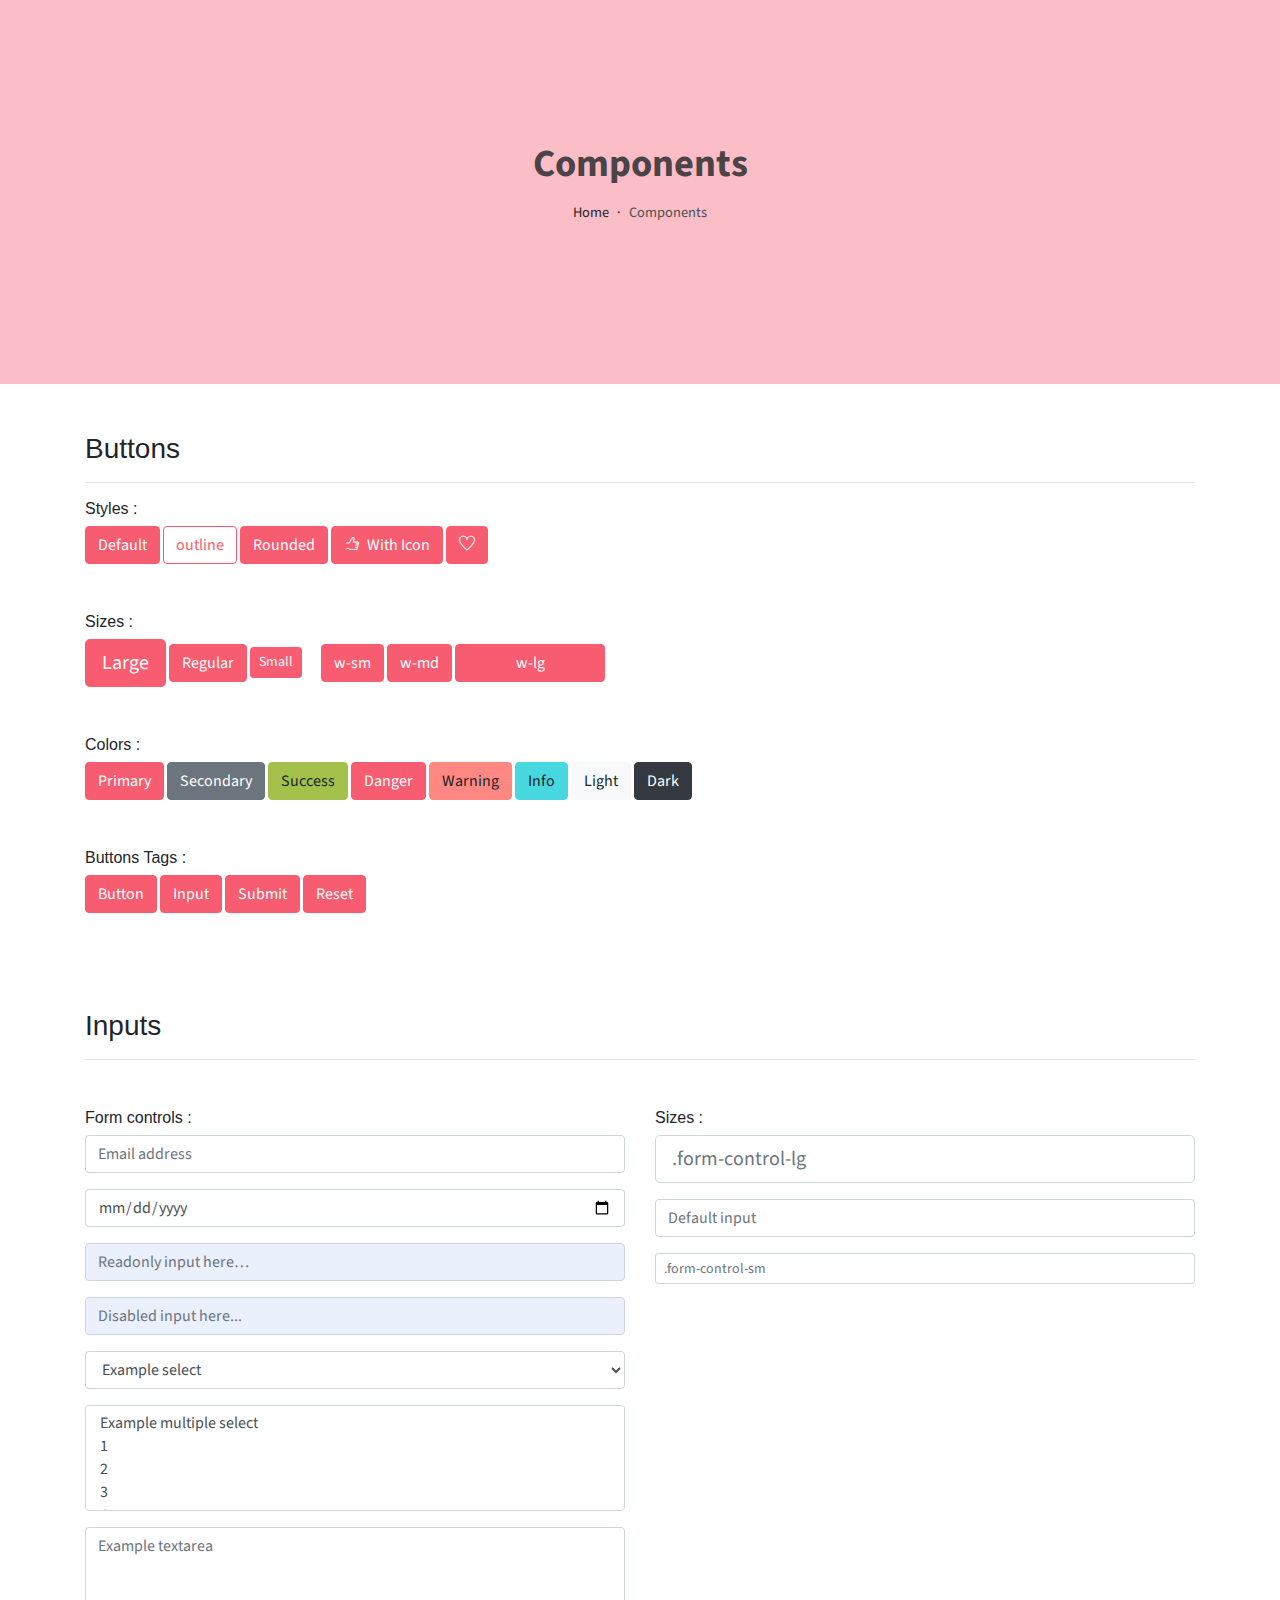
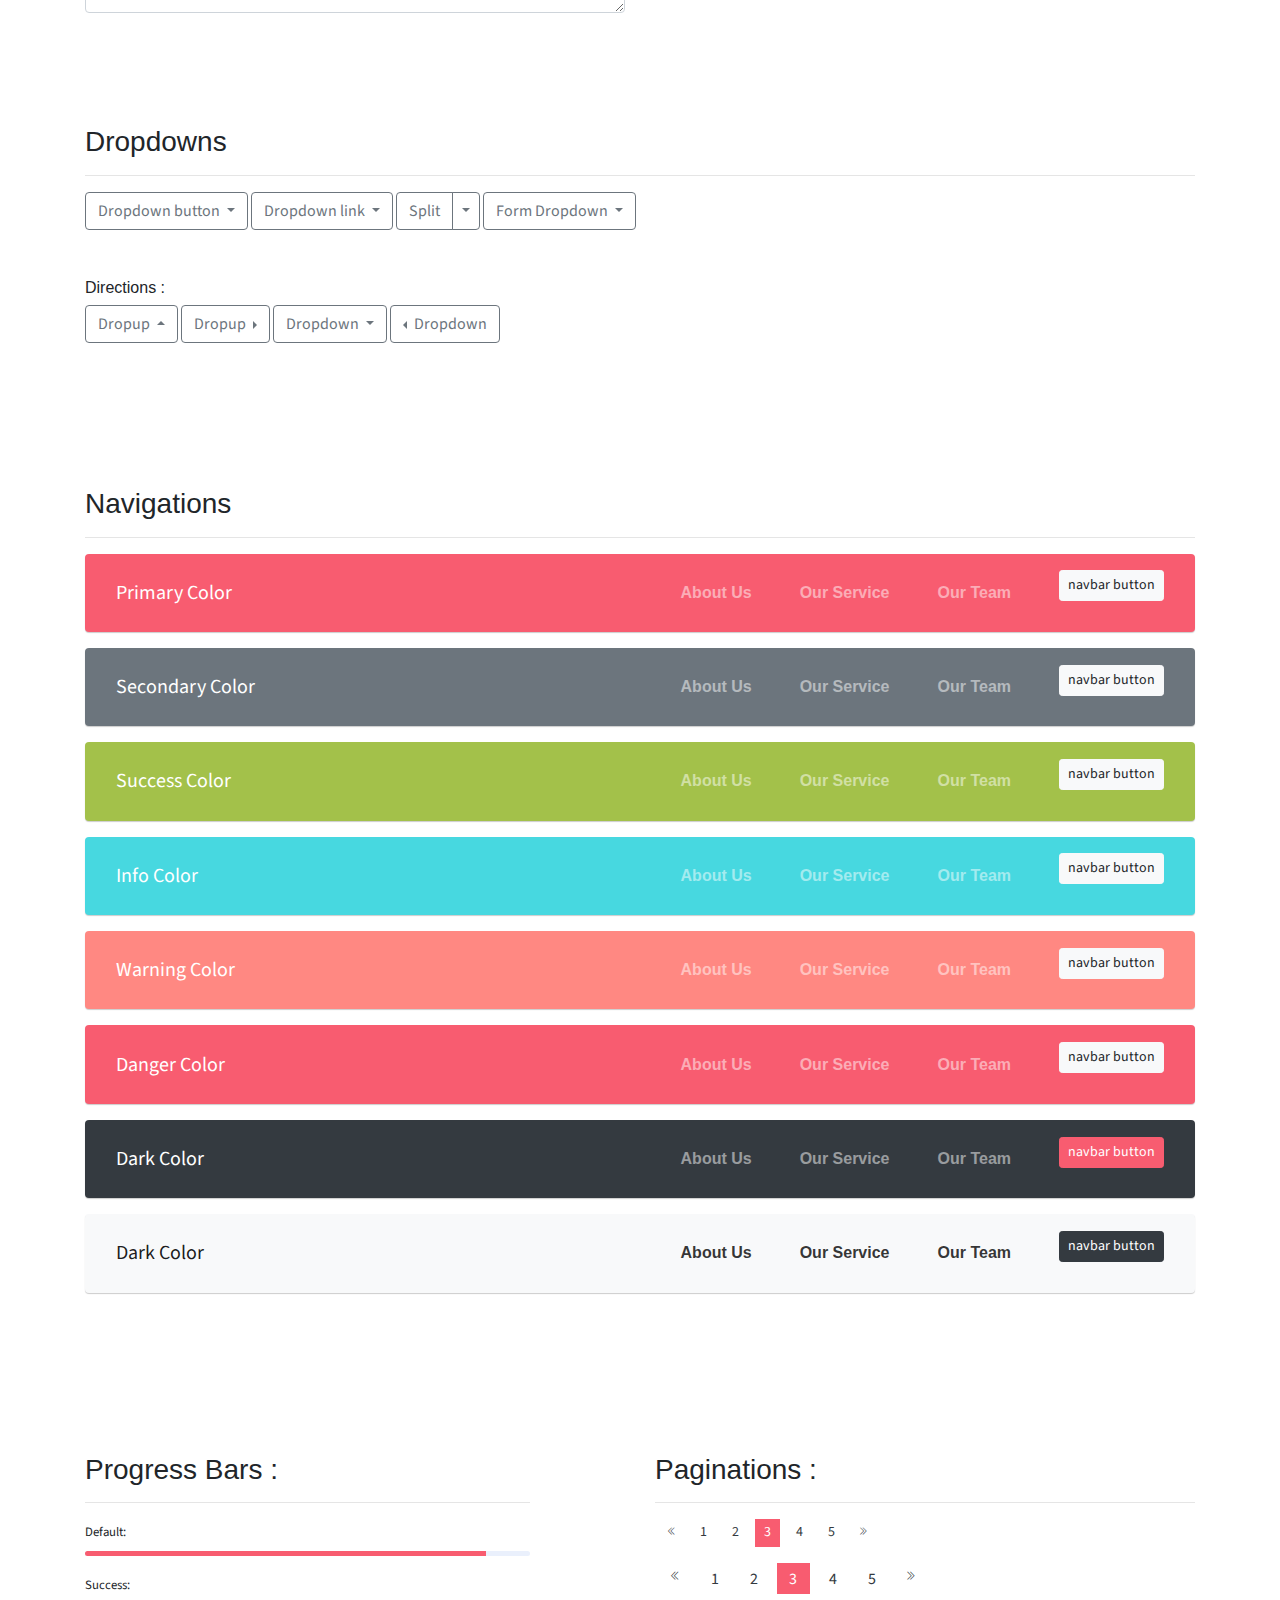
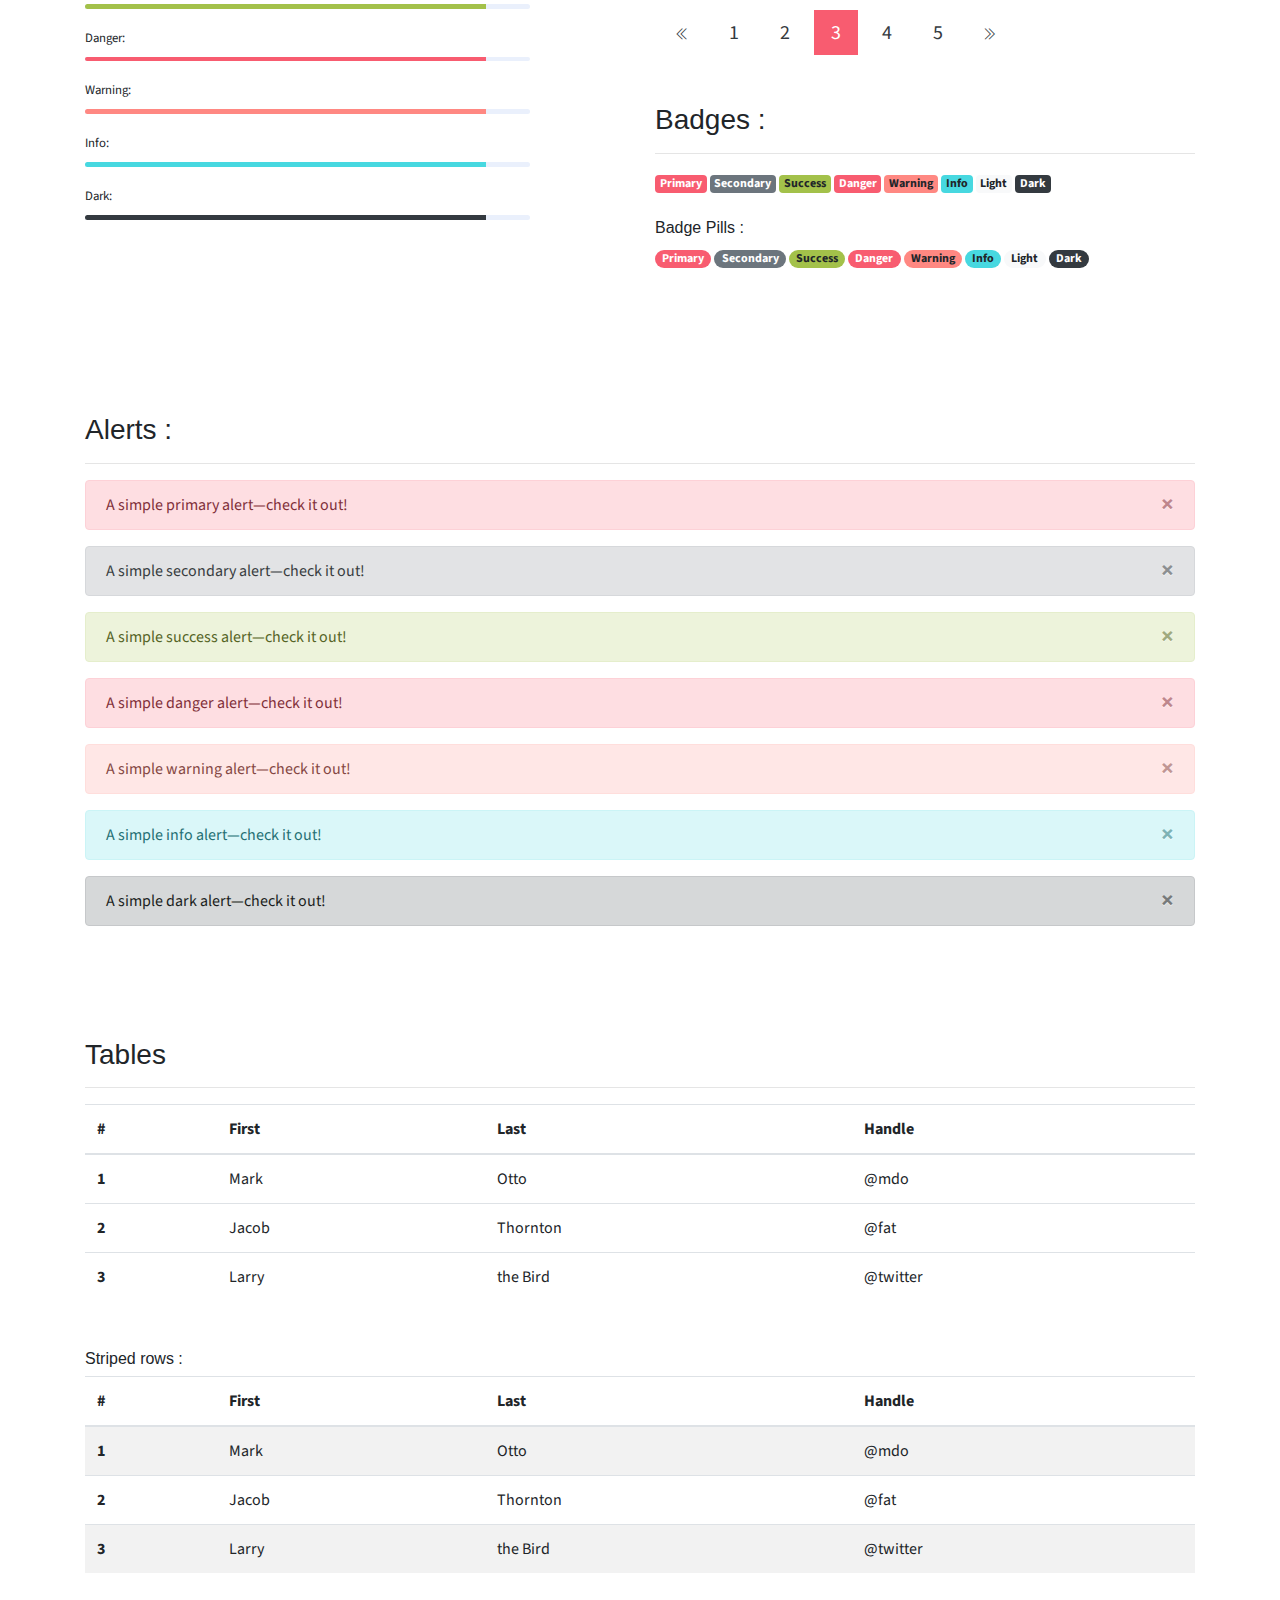
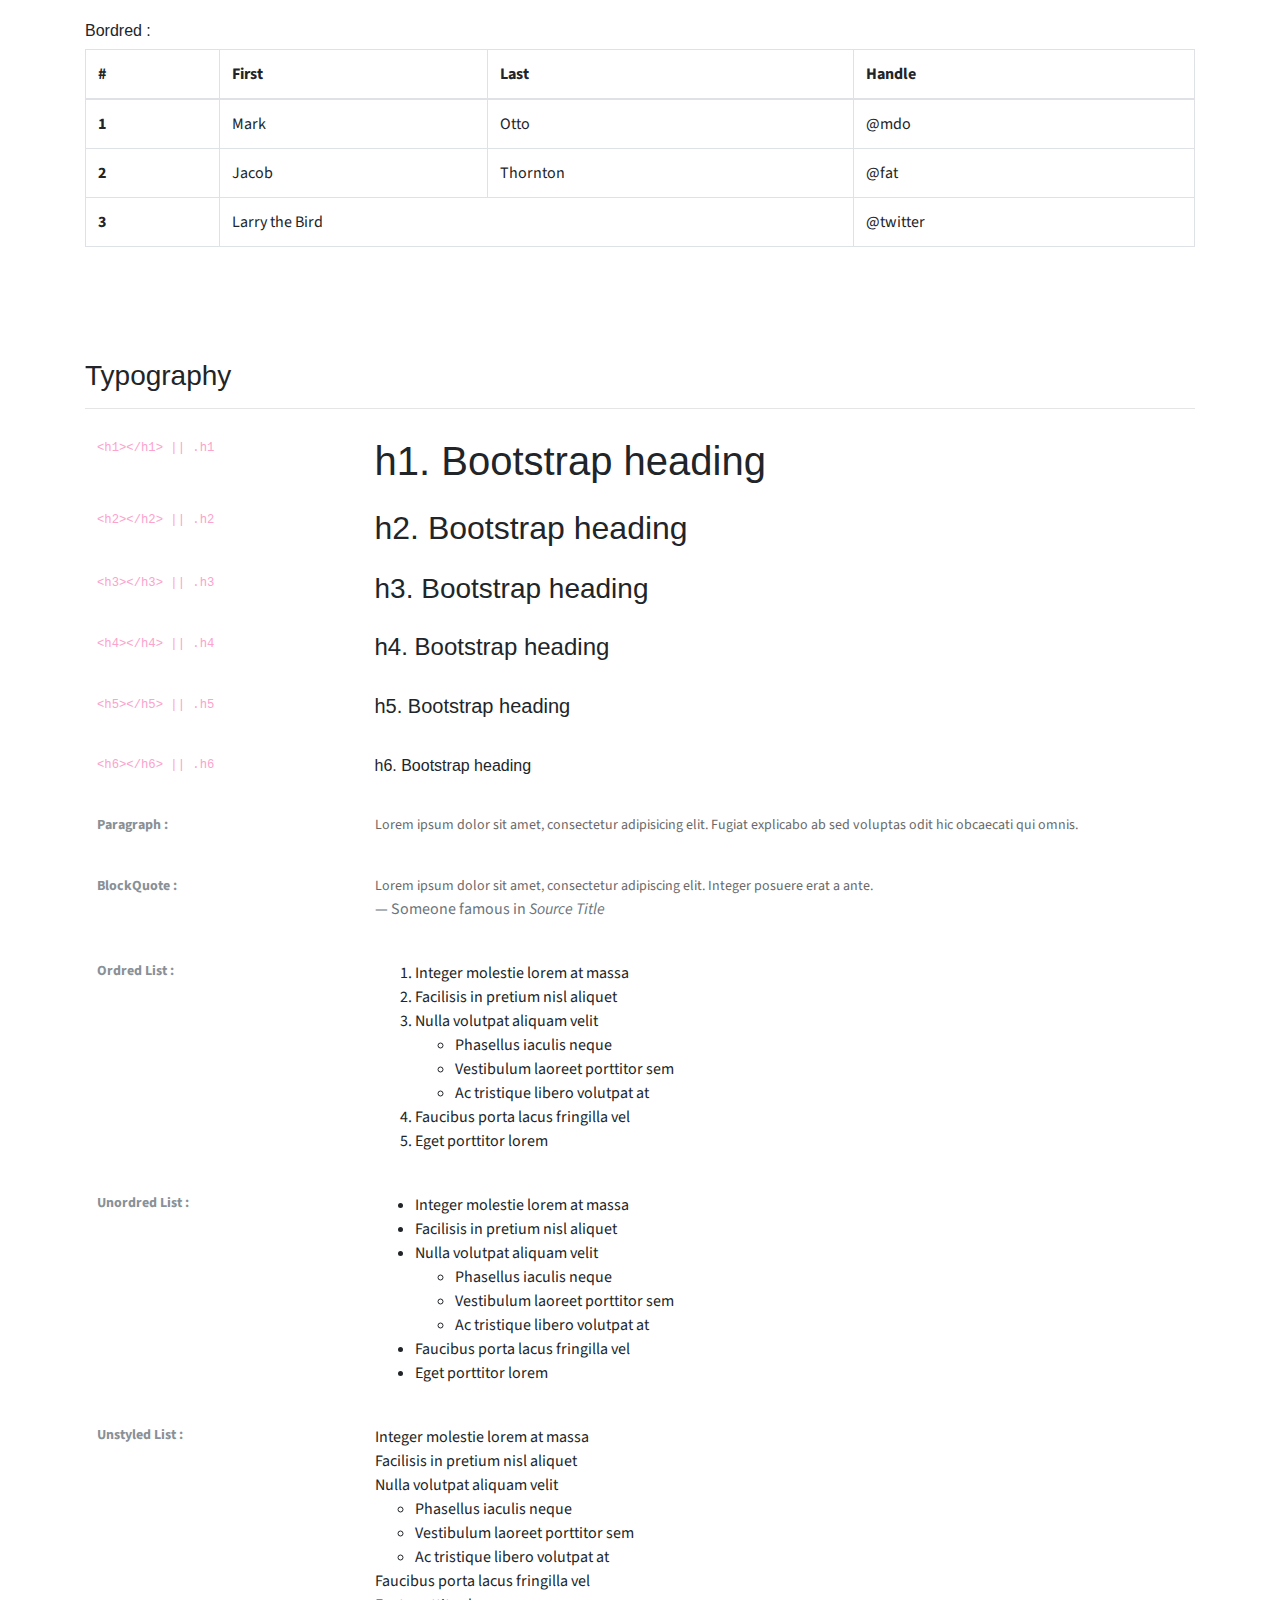
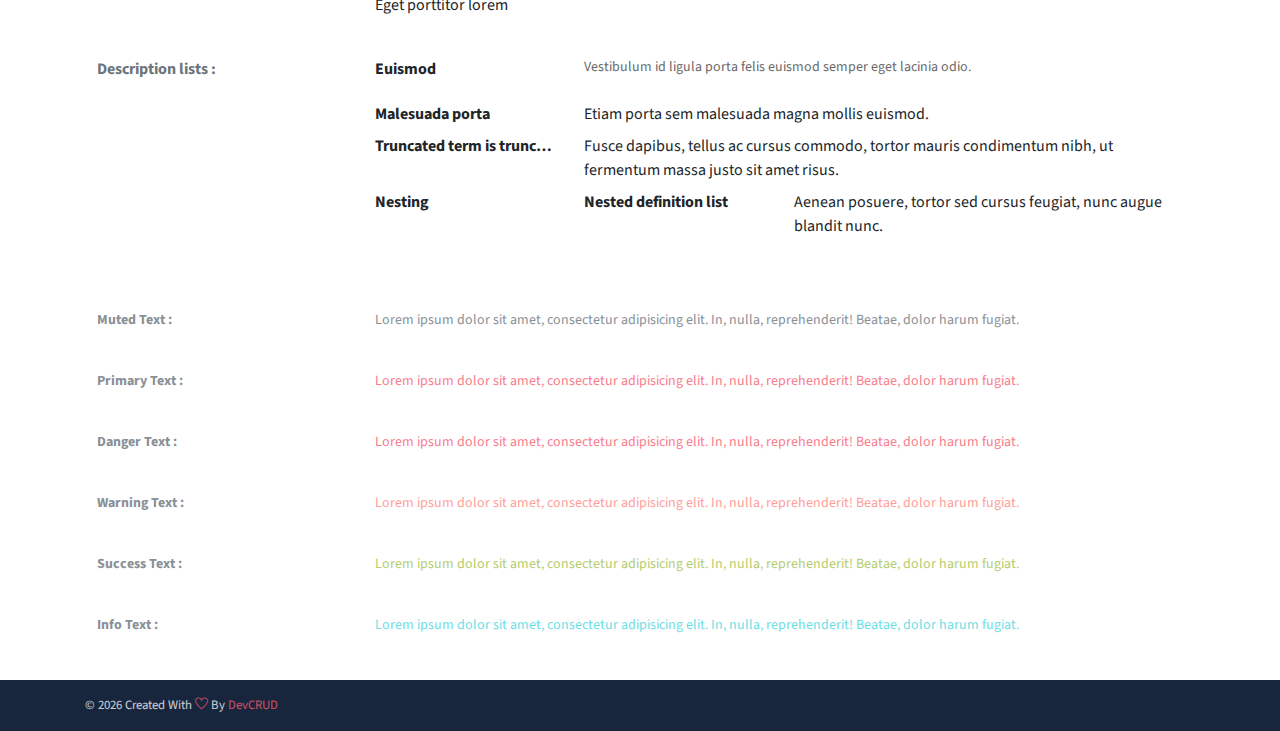
<file: components.html>
<!DOCTYPE html>
<html lang="en">
<head>
   <meta charset="utf-8">
   <meta name="viewport" content="width=device-width, initial-scale=1, shrink-to-fit=no">
   <meta name="description" content="Start your development with cnap landing page.">
   <meta name="author" content="Devcrud">
   <title>cnap Landing page | Components</title>
   <link rel="icon" href="assets/imgs/favicon.png" type="image/png">
   <!-- font icons -->
   <link rel="stylesheet" href="assets/vendors/themify-icons/css/themify-icons.css">
   <!-- Bootstrap + Steller  -->
   <link rel="stylesheet" href="assets/css/cnap.css">
</head>
<body>

   <!-- Page Header -->
   <header class="header header-mini"> 
      <div class="header-title">Components</div> 
      <nav aria-label="breadcrumb">
         <ol class="breadcrumb">
            <li class="breadcrumb-item"><a href="/">Home</a></li>
            <li class="breadcrumb-item active" aria-current="page">Components</li>
         </ol>
      </nav>
   </header> <!-- End Of Page Header -->

   <!-- main content -->
   <div class="container">

      <!-- Buttons -->
      <h3 class="mt-5">Buttons</h3>
      <hr>
      <h6 class="section-secondary-title">Styles :</h6>
      <button class="btn btn-primary">Default</button>
      <button class="btn btn-outline-primary">outline</button>
      <button class="btn btn-primary rounded">Rounded</button>
      <button class="btn btn-primary rounded"><i class="ti-thumb-up pr-1"></i> With Icon</button>
      <button class="btn btn-primary circle"><i class="ti-heart"></i></button>

      <h6 class="section-secondary-title mt-5">Sizes :</h6>
      <button class="btn btn-primary btn-lg">Large</button>
      <button class="btn btn-primary ">Regular</button>
      <button class="btn btn-primary btn-sm">Small</button>
      <button class="btn btn-primary w-sm ml-3">w-sm</button>
      <button class="btn btn-primary w-md">w-md</button>
      <button class="btn btn-primary w-lg">w-lg</button>

      <h6 class="section-secondary-title mt-5">Colors :</h6>          
      <button type="button" class="btn btn-primary">Primary</button>
      <button type="button" class="btn btn-secondary">Secondary</button>
      <button type="button" class="btn btn-success">Success</button>
      <button type="button" class="btn btn-danger">Danger</button>
      <button type="button" class="btn btn-warning">Warning</button>
      <button type="button" class="btn btn-info">Info</button>
      <button type="button" class="btn btn-light">Light</button>
      <button type="button" class="btn btn-dark">Dark</button>

      <h6 class="section-secondary-title mt-5">Buttons Tags :</h6>
      <button class="btn btn-primary" type="submit">Button</button>
      <input class="btn btn-primary" type="button" value="Input">
      <input class="btn btn-primary" type="submit" value="Submit">
      <input class="btn btn-primary" type="reset" value="Reset">
      
      <!-- devider -->
      <div class="py-5"></div>

      <!-- Inputs -->
      <h3>Inputs</h3>
      <hr>
      <div class="row mt-5">
         <div class="col-md-6">
            <h6 class="section-secondary-title">Form controls :</h6>        
            <div class="form-group">
               <input type="email" class="form-control" id="exampleFormControlInput1" placeholder="Email address">
            </div>
            <div class="form-group">
               <input type="date" class="form-control" id="exampleFormControlInput1" placeholder="Date">
            </div>
            <div class="form-group">
               <input class="form-control" type="text" placeholder="Readonly input here…" readonly>
            </div>
            <div class="form-group">
               <input class="form-control" id="disabledInput" type="text" placeholder="Disabled input here..." disabled>
            </div>
            <div class="form-group">
               <select class="form-control" id="exampleFormControlSelect1">
                  <option>Example select</option>
                  <option>1</option>
                  <option>2</option>
                  <option>3</option>
                  <option>4</option>
                  <option>5</option>
               </select>
            </div>
            <div class="form-group">
               <select multiple class="form-control" id="exampleFormControlSelect2">
                  <option>Example multiple select</option>
                  <option>1</option>
                  <option>2</option>
                  <option>3</option>
                  <option>4</option>
                  <option>5</option>
               </select>
            </div>
            <div class="form-group">
               <textarea class="form-control" id="exampleFormControlTextarea1" rows="3" placeholder="Example textarea"></textarea>
            </div>
         </div>
         <div class="col-md-6">
            <h6 class="section-secondary-title">Sizes :</h6>    
            <div class="form-group">
               <input class="form-control form-control-lg" type="text" placeholder=".form-control-lg">             
            </div>
            <div class="form-group">
               <input class="form-control" type="text" placeholder="Default input">
            </div>
            <div class="form-group">
               <input class="form-control form-control-sm" type="text" placeholder=".form-control-sm"> 
            </div>
         </div>
      </div> <!-- end of inputs -->   

      <!-- devider -->
      <div class="py-5"></div>             

      <!-- Dropdowns -->
      <h3 class="components-section-title font-weight-normal">Dropdowns</h3>
      <hr>
      <div class="dropdown d-inline-block">
         <button class="btn btn-outline-secondary dropdown-toggle" type="button" id="dropdownMenuButton" data-toggle="dropdown" aria-haspopup="true" aria-expanded="false">
         Dropdown button
         </button>
         <div class="dropdown-menu" aria-labelledby="dropdownMenuButton">
         <a class="dropdown-item" href="#">Action</a>
         <a class="dropdown-item" href="#">Another action</a>
         <a class="dropdown-item" href="#">Something else here</a>
         </div>
      </div>
      <div class="dropdown d-inline-block">
         <a class="btn btn-outline-secondary dropdown-toggle" href="#" role="button" id="dropdownMenuLink" data-toggle="dropdown" aria-haspopup="true" aria-expanded="false">
            Dropdown link
         </a>
         <div class="dropdown-menu" aria-labelledby="dropdownMenuLink">
            <a class="dropdown-item" href="#">Action</a>
            <a class="dropdown-item" href="#">Another action</a>
            <a class="dropdown-item" href="#">Something else here</a>
         </div>
      </div>
      <div class="btn-group">
         <button type="button" class="btn btn-outline-secondary">Split</button>
         <button type="button" class="btn btn-outline-secondary dropdown-toggle dropdown-toggle-split" data-toggle="dropdown" aria-haspopup="true" aria-expanded="false">
         <span class="sr-only">Toggle Dropdown</span>
         </button>
         <div class="dropdown-menu">
            <a class="dropdown-item" href="#">Action</a>
            <a class="dropdown-item" href="#">Another action</a>
            <a class="dropdown-item" href="#">Something else here</a>
            <div class="dropdown-divider"></div>
            <a class="dropdown-item" href="#">Separated link</a>
         </div>
      </div>
      <div class="btn-group">
         <button class="btn btn-outline-secondary dropdown-toggle" type="button" id="dropdownMenuButton" data-toggle="dropdown" aria-haspopup="true" aria-expanded="false">
            Form Dropdown
         </button>
         <div class="dropdown-menu form">
            <form class="px-4 py-3">
               <div class="form-group">
                  <input type="email" class="form-control" id="exampleDropdownFormEmail1" placeholder="email@example.com">
               </div>
               <div class="form-group">
                  <input type="password" class="form-control" id="exampleDropdownFormPassword1" placeholder="Password">
               </div>
               <div class="form-check mb-3">
                  <input type="checkbox" class="form-check-input" id="dropdownCheck">
                  <label class="form-check-label" for="dropdownCheck">
                     Remember me
                  </label>
               </div>
               <button type="submit" class="btn btn-primary btn-block">Sign in</button>
            </form>
            <div class="dropdown-divider"></div>
            <a class="dropdown-item" href="#"><small>New around here? Sign up</small></a>
            <a class="dropdown-item" href="#"><small>Forgot password?</small></a>
         </div>
      </div>       
      <h6 class="section-secondary-title mt-5">Directions :</h6>  
      <div class="btn-group dropup">
         <button type="button" class="btn btn-outline-secondary dropdown-toggle" data-toggle="dropdown" aria-haspopup="true" aria-expanded="false">
            Dropup
         </button>
         <div class="dropdown-menu">
            <a class="dropdown-item" href="#">Action</a>
            <a class="dropdown-item" href="#">Another action</a>
            <a class="dropdown-item" href="#">Something else here</a>
            <div class="dropdown-divider"></div>
            <a class="dropdown-item" href="#">Separated link</a>
         </div>
      </div>
      <div class="btn-group dropright">
         <button type="button" class="btn btn-outline-secondary dropdown-toggle" data-toggle="dropdown" aria-haspopup="true" aria-expanded="false">
            Dropup
         </button>
         <div class="dropdown-menu">
            <a class="dropdown-item" href="#">Action</a>
            <a class="dropdown-item" href="#">Another action</a>
            <a class="dropdown-item" href="#">Something else here</a>
            <div class="dropdown-divider"></div>
            <a class="dropdown-item" href="#">Separated link</a>
         </div>
      </div>
      <div class="btn-group">
         <button type="button" class="btn btn-outline-secondary dropdown-toggle" data-toggle="dropdown" aria-haspopup="true" aria-expanded="false">
            Dropdown
         </button>
         <div class="dropdown-menu">
            <a class="dropdown-item" href="#">Action</a>
            <a class="dropdown-item" href="#">Another action</a>
            <a class="dropdown-item" href="#">Something else here</a>
            <div class="dropdown-divider"></div>
            <a class="dropdown-item" href="#">Separated link</a>
         </div>
      </div>
      <div class="btn-group dropleft">
         <button type="button" class="btn btn-outline-secondary dropdown-toggle" data-toggle="dropdown" aria-haspopup="true" aria-expanded="false">
            Dropdown
         </button>
         <div class="dropdown-menu">
            <a class="dropdown-item" href="#">Action</a>
            <a class="dropdown-item" href="#">Another action</a>
            <a class="dropdown-item" href="#">Something else here</a>
            <div class="dropdown-divider"></div>
            <a class="dropdown-item" href="#">Separated link</a>
         </div>
      </div> <!-- end of Dropdowns -->  

      <!-- devider -->
      <div class="py-5"></div>   

      <!-- navbars -->
      <h3 class="components-section-title font-weight-normal mt-5">Navigations</h3>
      <hr>
      <nav class="navbar navbar-expand-sm navbar-dark bg-primary rounded shadow mb-3">
         <div class="container">
            <a class="navbar-brand" href="#">Primary Color</a>
            <button class="navbar-toggler ml-auto" type="button" data-toggle="collapse" data-target="#navbarSupportedContent" aria-controls="navbarSupportedContent" aria-expanded="false" aria-label="Toggle navigation">
            <span class="navbar-toggler-icon"></span>
            </button>
            <div class="collapse navbar-collapse" id="navbarSupportedContent">
               <ul class="navbar-nav ml-auto"> 
                  <li class="nav-item">
                     <a class="nav-link" href="#about">About Us</a>
                  </li>
                  <li class="nav-item">
                     <a class="nav-link" href="#service">Our Service</a>
                  </li>
                  <li class="nav-item">
                     <a class="nav-link" href="#team">Our Team</a>
                  </li>
                  <li class="nav-item">
                     <a href="#book-table" class="ml-4 mt-1 btn btn-light btn-sm">navbar button</a>
                  </li>
               </ul>                       
            </div>
         </div>
      </nav>
      <nav class="navbar navbar-expand-sm navbar-dark bg-secondary rounded shadow mb-3">
         <div class="container">
            <a class="navbar-brand" href="#">Secondary Color</a>
            <button class="navbar-toggler ml-auto" type="button" data-toggle="collapse" data-target="#navbarSupportedContent" aria-controls="navbarSupportedContent" aria-expanded="false" aria-label="Toggle navigation">
            <span class="navbar-toggler-icon"></span>
            </button>
            <div class="collapse navbar-collapse" id="navbarSupportedContent">
               <ul class="navbar-nav ml-auto"> 
                  <li class="nav-item">
                     <a class="nav-link" href="#about">About Us</a>
                  </li>
                  <li class="nav-item">
                     <a class="nav-link" href="#service">Our Service</a>
                  </li>
                  <li class="nav-item">
                     <a class="nav-link" href="#team">Our Team</a>
                  </li>
                  <li class="nav-item">
                     <a href="#book-table" class="ml-4 mt-1 btn btn-light btn-sm">navbar button</a>
                  </li>
               </ul>                       
            </div>
         </div>
      </nav>
      <nav class="navbar navbar-expand-sm navbar-dark bg-success rounded shadow mb-3">
         <div class="container">
            <a class="navbar-brand" href="#">Success Color</a>
            <button class="navbar-toggler ml-auto" type="button" data-toggle="collapse" data-target="#navbarSupportedContent" aria-controls="navbarSupportedContent" aria-expanded="false" aria-label="Toggle navigation">
            <span class="navbar-toggler-icon"></span>
            </button>
            <div class="collapse navbar-collapse" id="navbarSupportedContent">
               <ul class="navbar-nav ml-auto"> 
                  <li class="nav-item">
                     <a class="nav-link" href="#about">About Us</a>
                  </li>
                  <li class="nav-item">
                     <a class="nav-link" href="#service">Our Service</a>
                  </li>
                  <li class="nav-item">
                     <a class="nav-link" href="#team">Our Team</a>
                  </li>
                  <li class="nav-item">
                     <a href="#book-table" class="ml-4 mt-1 btn btn-light btn-sm">navbar button</a>
                  </li>
               </ul>                       
            </div>
         </div>
      </nav>
      <nav class="navbar navbar-expand-sm navbar-dark bg-info rounded shadow mb-3">
         <div class="container">
            <a class="navbar-brand" href="#">Info Color</a>
            <button class="navbar-toggler ml-auto" type="button" data-toggle="collapse" data-target="#navbarSupportedContent" aria-controls="navbarSupportedContent" aria-expanded="false" aria-label="Toggle navigation">
            <span class="navbar-toggler-icon"></span>
            </button>
            <div class="collapse navbar-collapse" id="navbarSupportedContent">
               <ul class="navbar-nav ml-auto"> 
                  <li class="nav-item">
                     <a class="nav-link" href="#about">About Us</a>
                  </li>
                  <li class="nav-item">
                     <a class="nav-link" href="#service">Our Service</a>
                  </li>
                  <li class="nav-item">
                     <a class="nav-link" href="#team">Our Team</a>
                  </li>
                  <li class="nav-item">
                     <a href="#book-table" class="ml-4 mt-1 btn btn-light btn-sm">navbar button</a>
                  </li>
               </ul>                       
            </div>
         </div>
      </nav>
      <nav class="navbar navbar-expand-sm navbar-dark bg-warning rounded shadow mb-3">
         <div class="container">
            <a class="navbar-brand" href="#">Warning Color</a>
            <button class="navbar-toggler ml-auto" type="button" data-toggle="collapse" data-target="#navbarSupportedContent" aria-controls="navbarSupportedContent" aria-expanded="false" aria-label="Toggle navigation">
            <span class="navbar-toggler-icon"></span>
            </button>
            <div class="collapse navbar-collapse" id="navbarSupportedContent">
               <ul class="navbar-nav ml-auto"> 
                  <li class="nav-item">
                     <a class="nav-link" href="#about">About Us</a>
                  </li>
                  <li class="nav-item">
                     <a class="nav-link" href="#service">Our Service</a>
                  </li>
                  <li class="nav-item">
                     <a class="nav-link" href="#team">Our Team</a>
                  </li>
                  <li class="nav-item">
                     <a href="#book-table" class="ml-4 mt-1 btn btn-light btn-sm">navbar button</a>
                  </li>
               </ul>                       
            </div>
         </div>
      </nav>
      <nav class="navbar navbar-expand-sm navbar-dark bg-danger rounded shadow mb-3">
         <div class="container">
            <a class="navbar-brand" href="#">Danger Color</a>
            <button class="navbar-toggler ml-auto" type="button" data-toggle="collapse" data-target="#navbarSupportedContent" aria-controls="navbarSupportedContent" aria-expanded="false" aria-label="Toggle navigation">
            <span class="navbar-toggler-icon"></span>
            </button>
            <div class="collapse navbar-collapse" id="navbarSupportedContent">
               <ul class="navbar-nav ml-auto"> 
                  <li class="nav-item">
                     <a class="nav-link" href="#about">About Us</a>
                  </li>
                  <li class="nav-item">
                     <a class="nav-link" href="#service">Our Service</a>
                  </li>
                  <li class="nav-item">
                     <a class="nav-link" href="#team">Our Team</a>
                  </li>
                  <li class="nav-item">
                     <a href="#book-table" class="ml-4 mt-1 btn btn-light btn-sm">navbar button</a>
                  </li>
               </ul>                       
            </div>
         </div>
      </nav>
      <nav class="navbar navbar-expand-sm navbar-dark bg-dark rounded shadow mb-3">
         <div class="container">
            <a class="navbar-brand" href="#">Dark Color</a>
            <button class="navbar-toggler ml-auto" type="button" data-toggle="collapse" data-target="#navbarSupportedContent" aria-controls="navbarSupportedContent" aria-expanded="false" aria-label="Toggle navigation">
            <span class="navbar-toggler-icon"></span>
            </button>
            <div class="collapse navbar-collapse" id="navbarSupportedContent">
               <ul class="navbar-nav ml-auto"> 
                  <li class="nav-item">
                     <a class="nav-link" href="#about">About Us</a>
                  </li>
                  <li class="nav-item">
                     <a class="nav-link" href="#service">Our Service</a>
                  </li>
                  <li class="nav-item">
                     <a class="nav-link" href="#team">Our Team</a>
                  </li>
                  <li class="nav-item">
                     <a href="#book-table" class="ml-4 mt-1 btn btn-primary btn-sm">navbar button</a>
                  </li>
               </ul>                       
            </div>
         </div>
      </nav>
      <nav class="navbar navbar-expand-sm navbar-light bg-light rounded shadow mb-3">
         <div class="container">
            <a class="navbar-brand" href="#">Dark Color</a>
            <button class="navbar-toggler ml-auto" type="button" data-toggle="collapse" data-target="#navbarSupportedContent" aria-controls="navbarSupportedContent" aria-expanded="false" aria-label="Toggle navigation">
            <span class="navbar-toggler-icon"></span>
            </button>
            <div class="collapse navbar-collapse" id="navbarSupportedContent">
               <ul class="navbar-nav ml-auto"> 
                  <li class="nav-item">
                     <a class="nav-link" href="#about">About Us</a>
                  </li>
                  <li class="nav-item">
                     <a class="nav-link" href="#service">Our Service</a>
                  </li>
                  <li class="nav-item">
                     <a class="nav-link" href="#team">Our Team</a>
                  </li>
                  <li class="nav-item">
                     <a href="#book-table" class="ml-4 mt-1 btn btn-dark btn-sm">navbar button</a>
                  </li>
               </ul>                       
            </div>
         </div>
      </nav>
      <!-- End of navbars -->

      <!-- devider -->
      <div class="py-5"></div>   
      
      <!-- progress bars -->
      <div class="row justify-content-between">
         <div class="col-md-5">
            <h3 class="components-section-title font-weight-normal mt-5">Progress Bars :</h3>
            <hr>
            <small>Default: </small>
            <div class="progress mt-2 mb-3">
               <div class="progress-bar" role="progressbar" style="width: 90%" aria-valuenow="25" aria-valuemin="0" aria-valuemax="100"></div>
            </div>
            <small>Success:</small>
            <div class="progress mt-2 mb-3">
               <div class="progress-bar bg-success" role="progressbar" style="width: 90%" aria-valuenow="25" aria-valuemin="0" aria-valuemax="100"></div>
            </div>
            <small>Danger:</small>
            <div class="progress mt-2 mb-3">
               <div class="progress-bar bg-danger" role="progressbar" style="width: 90%" aria-valuenow="25" aria-valuemin="0" aria-valuemax="100"></div>
            </div>
            <small>Warning:</small>
            <div class="progress mt-2 mb-3">
               <div class="progress-bar bg-warning" role="progressbar" style="width: 90%" aria-valuenow="25" aria-valuemin="0" aria-valuemax="100"></div>
            </div>
            <small>Info:</small>
            <div class="progress mt-2 mb-3">
               <div class="progress-bar bg-info" role="progressbar" style="width: 90%" aria-valuenow="25" aria-valuemin="0" aria-valuemax="100"></div>
            </div>
            <small>Dark:</small>
            <div class="progress mt-2 mb-3">
               <div class="progress-bar bg-dark" role="progressbar" style="width: 90%" aria-valuenow="25" aria-valuemin="0" aria-valuemax="100"></div>
            </div>
         </div>
         <div class="col-md-6">
            <h3 class="components-section-title font-weight-normal mt-5">Paginations :</h3>
            <hr>
            <nav aria-label="Page navigation example">
               <ul class="pagination pagination-sm">
                  <li class="page-item"><a class="page-link" href="#"><i class="ti-angle-double-left"></i></a></li>
                  <li class="page-item"><a class="page-link" href="#">1</a></li>
                  <li class="page-item"><a class="page-link" href="#">2</a></li>
                  <li class="page-item active"><a class="page-link" href="#">3</a></li>
                  <li class="page-item"><a class="page-link" href="#">4</a></li>
                  <li class="page-item"><a class="page-link" href="#">5</a></li>
                  <li class="page-item"><a class="page-link" href="#"><i class="ti-angle-double-right"></i></a></li>
               </ul>
            </nav>
            <nav aria-label="Page navigation example">
               <ul class="pagination">
               <li class="page-item"><a class="page-link" href="#"><i class="ti-angle-double-left"></i></a></li>
                  <li class="page-item"><a class="page-link" href="#">1</a></li>
                  <li class="page-item"><a class="page-link" href="#">2</a></li>
                  <li class="page-item active"><a class="page-link" href="#">3</a></li>
                  <li class="page-item"><a class="page-link" href="#">4</a></li>
                  <li class="page-item"><a class="page-link" href="#">5</a></li>
                  <li class="page-item"><a class="page-link" href="#"><i class="ti-angle-double-right"></i></a></li>
               </ul>
            </nav>
            <nav aria-label="Page navigation example">
               <ul class="pagination pagination-lg">
                  <li class="page-item"><a class="page-link" href="#"><i class="ti-angle-double-left"></i></a></li>
                  <li class="page-item"><a class="page-link" href="#">1</a></li>
                  <li class="page-item"><a class="page-link" href="#">2</a></li>
                  <li class="page-item active"><a class="page-link" href="#">3</a></li>
                  <li class="page-item"><a class="page-link" href="#">4</a></li>
                  <li class="page-item"><a class="page-link" href="#">5</a></li>
                  <li class="page-item"><a class="page-link" href="#"><i class="ti-angle-double-right"></i></a></li>
               </ul>
            </nav>

            <!-- Badges -->
            <h3 class="components-section-title font-weight-normal mt-5">Badges :</h3>
            <hr>
            <span class="badge badge-primary">Primary</span>
            <span class="badge badge-secondary">Secondary</span>
            <span class="badge badge-success">Success</span>
            <span class="badge badge-danger">Danger</span>
            <span class="badge badge-warning">Warning</span>
            <span class="badge badge-info">Info</span>
            <span class="badge badge-light">Light</span>
            <span class="badge badge-dark">Dark</span>
            <h6 class="section-secondary-title mt-4 mb-2">Badge Pills :</h6>
            <span class="badge badge-pill badge-primary">Primary</span>
            <span class="badge badge-pill badge-secondary">Secondary</span>
            <span class="badge badge-pill badge-success">Success</span>
            <span class="badge badge-pill badge-danger">Danger</span>
            <span class="badge badge-pill badge-warning">Warning</span>
            <span class="badge badge-pill badge-info">Info</span>
            <span class="badge badge-pill badge-light">Light</span>
            <span class="badge badge-pill badge-dark">Dark</span>
         </div>
      </div> <!-- End of Progress bars -->

      <!-- devider -->
      <div class="py-5"></div>  

      <!-- Alerts -->
      <h3 class="components-section-title font-weight-normal mt-5">Alerts :</h3>
      <hr>
      <div class="alert alert-primary alert-dismissible fade show" role="alert">
         A simple primary alert—check it out!
         <button type="button" class="close" data-dismiss="alert" aria-label="Close">
            <span aria-hidden="true">&times;</span>
         </button>
      </div>
      <div class="alert alert-secondary alert-dismissible fade show" role="alert">
         A simple secondary alert—check it out!
         <button type="button" class="close" data-dismiss="alert" aria-label="Close">
            <span aria-hidden="true">&times;</span>
         </button>
      </div>
      <div class="alert alert-success alert-dismissible fade show" role="alert">
         A simple success alert—check it out!
         <button type="button" class="close" data-dismiss="alert" aria-label="Close">
            <span aria-hidden="true">&times;</span>
         </button>
      </div>
      <div class="alert alert-danger alert-dismissible fade show" role="alert">
         A simple danger alert—check it out!
         <button type="button" class="close" data-dismiss="alert" aria-label="Close">
            <span aria-hidden="true">&times;</span>
         </button>
      </div>
      <div class="alert alert-warning alert-dismissible fade show" role="alert">
         A simple warning alert—check it out!
         <button type="button" class="close" data-dismiss="alert" aria-label="Close">
            <span aria-hidden="true">&times;</span>
         </button>
      </div>
      <div class="alert alert-info alert-dismissible fade show" role="alert">
         A simple info alert—check it out!
         <button type="button" class="close" data-dismiss="alert" aria-label="Close">
            <span aria-hidden="true">&times;</span>
         </button>
      </div>
      <div class="alert alert-dark alert-dismissible fade show" role="alert">
         A simple dark alert—check it out!
         <button type="button" class="close" data-dismiss="alert" aria-label="Close">
            <span aria-hidden="true">&times;</span>
         </button>
      </div>
      <!-- end of alerts -->

      <!-- devider -->
      <div class="py-5"></div> 
   
      <!-- tables -->
      <h3 class="components-section-title">Tables</h3>
      <hr>
      <table class="table">
         <thead>
            <tr>
               <th scope="col">#</th>
               <th scope="col">First</th>
               <th scope="col">Last</th>
               <th scope="col">Handle</th>
            </tr>
         </thead>
         <tbody>
            <tr>
               <th scope="row">1</th>
               <td>Mark</td>
               <td>Otto</td>
               <td>@mdo</td>
            </tr>
            <tr>
               <th scope="row">2</th>
               <td>Jacob</td>
               <td>Thornton</td>
               <td>@fat</td>
            </tr>
            <tr>
               <th scope="row">3</th>
               <td>Larry</td>
               <td>the Bird</td>
               <td>@twitter</td>
            </tr>
         </tbody>
      </table>

      <h6 class="section-secondary-title mt-5">Striped rows :</h6>
      <table class="table table-striped">
         <thead>
            <tr>
               <th scope="col">#</th>
               <th scope="col">First</th>
               <th scope="col">Last</th>
               <th scope="col">Handle</th>
            </tr>
         </thead>
         <tbody>
            <tr>
               <th scope="row">1</th>
               <td>Mark</td>
               <td>Otto</td>
               <td>@mdo</td>
            </tr>
            <tr>
               <th scope="row">2</th>
               <td>Jacob</td>
               <td>Thornton</td>
               <td>@fat</td>
            </tr>
            <tr>
               <th scope="row">3</th>
               <td>Larry</td>
               <td>the Bird</td>
               <td>@twitter</td>
            </tr>
         </tbody>
      </table>

      <h6 class="section-secondary-title mt-5">Bordred :</h6>
      <table class="table table-bordered">
         <thead>
            <tr>
               <th scope="col">#</th>
               <th scope="col">First</th>
               <th scope="col">Last</th>
               <th scope="col">Handle</th>
            </tr>
         </thead>
         <tbody>
            <tr>
               <th scope="row">1</th>
               <td>Mark</td>
               <td>Otto</td>
               <td>@mdo</td>
            </tr>
            <tr>
               <th scope="row">2</th>
               <td>Jacob</td>
               <td>Thornton</td>
               <td>@fat</td>
            </tr>
            <tr>
               <th scope="row">3</th>
               <td colspan="2">Larry the Bird</td>
               <td>@twitter</td>
            </tr>
         </tbody>
      </table>
      <!-- end of tables -->

      <!-- devider -->
      <div class="py-5"></div> 

      <!-- typography -->
      <h3 class="components-section-title">Typography</h3>
      <hr>
     
      <table class="table table-borderless v-align-center">
         <tbody>
            <tr>
               <td>
                  <p><code class="highlighter-rouge">&lt;h1&gt;&lt;/h1&gt; || .h1</code></p>
               </td>
               <td class="w-75"><span class="h1">h1. Bootstrap heading</span></td>
            </tr>
            <tr>
               <td>
                  <p><code class="highlighter-rouge">&lt;h2&gt;&lt;/h2&gt; || .h2</code></p>
               </td>
               <td><span class="h2">h2. Bootstrap heading</span></td>
            </tr>
            <tr>
               <td>
                  <p><code class="highlighter-rouge">&lt;h3&gt;&lt;/h3&gt; || .h3</code></p>
               </td>
               <td><span class="h3">h3. Bootstrap heading</span></td>
            </tr>
            <tr>
               <td>
                  <p><code class="highlighter-rouge">&lt;h4&gt;&lt;/h4&gt; || .h4</code></p>
               </td>
               <td><span class="h4">h4. Bootstrap heading</span></td>
            </tr>
            <tr>
               <td>
                  <p><code class="highlighter-rouge">&lt;h5&gt;&lt;/h5&gt; || .h5</code></p>
               </td>
               <td><span class="h5">h5. Bootstrap heading</span></td>
            </tr>
            <tr>
               <td>
                  <p><code class="highlighter-rouge">&lt;h6&gt;&lt;/h6&gt; || .h6</code></p>
               </td>
               <td><span class="h6">h6. Bootstrap heading</span></td>
            </tr>
            <tr>
               <td>
                  <p class="font-weight-bold text-muted">Paragraph :</p>
               </td>
               <td><p>Lorem ipsum dolor sit amet, consectetur adipisicing elit. Fugiat explicabo ab sed voluptas odit hic obcaecati qui omnis.</p></td>
            </tr>
            <tr>
               <td>
                  <p class="font-weight-bold text-muted">BlockQuote :</p>
               </td>
               <td>
                  <blockquote class="blockquote">
                     <p class="mb-0">Lorem ipsum dolor sit amet, consectetur adipiscing elit. Integer posuere erat a ante.</p>
                     <footer class="blockquote-footer">Someone famous in <cite title="Source Title">Source Title</cite></footer>
                  </blockquote>
               </td>
            </tr>

            
            <tr>
               <td><p class="font-weight-bold text-muted">Ordred List :</p></td>
               <td>
                  <ol>
                     <li>Integer molestie lorem at massa</li>
                     <li>Facilisis in pretium nisl aliquet</li>
                     <li>Nulla volutpat aliquam velit
                        <ul>
                           <li>Phasellus iaculis neque</li>
                           <li>Vestibulum laoreet porttitor sem</li>
                           <li>Ac tristique libero volutpat at</li>
                        </ul>
                     </li>
                     <li>Faucibus porta lacus fringilla vel</li>
                     <li>Eget porttitor lorem</li>
                  </ol>
               </td>
            </tr>
            <tr>
               <td><p class="font-weight-bold text-muted">Unordred List :</p></td>
               <td>
                  <ul >
                     <li>Integer molestie lorem at massa</li>
                     <li>Facilisis in pretium nisl aliquet</li>
                     <li>Nulla volutpat aliquam velit
                        <ul>
                           <li>Phasellus iaculis neque</li>
                           <li>Vestibulum laoreet porttitor sem</li>
                           <li>Ac tristique libero volutpat at</li>
                        </ul>
                     </li>
                     <li>Faucibus porta lacus fringilla vel</li>
                     <li>Eget porttitor lorem</li>
                  </ul>
               </td>
            </tr>
            <tr>
               <td><p class="font-weight-bold text-muted">Unstyled List :</p></td>
               <td>
                  <ul class="list-unstyled">
                     <li>Integer molestie lorem at massa</li>
                     <li>Facilisis in pretium nisl aliquet</li>
                     <li>Nulla volutpat aliquam velit
                        <ul>
                           <li>Phasellus iaculis neque</li>
                           <li>Vestibulum laoreet porttitor sem</li>
                           <li>Ac tristique libero volutpat at</li>
                        </ul>
                     </li>
                     <li>Faucibus porta lacus fringilla vel</li>
                     <li>Eget porttitor lorem</li>
                  </ul>
               </td>
            </tr>
            <tr>
               <td class="font-weight-bold text-muted">Description lists : </td>
               <td>
                  <dl class="row">
                     <dt class="col-sm-3">Euismod</dt>
                     <dd class="col-sm-9">
                        <p>Vestibulum id ligula porta felis euismod semper eget lacinia odio.</p>
                     </dd>

                     <dt class="col-sm-3">Malesuada porta</dt>
                     <dd class="col-sm-9">Etiam porta sem malesuada magna mollis euismod.</dd>

                     <dt class="col-sm-3 text-truncate">Truncated term is truncated</dt>
                     <dd class="col-sm-9">Fusce dapibus, tellus ac cursus commodo, tortor mauris condimentum nibh, ut fermentum massa justo sit amet risus.</dd>

                     <dt class="col-sm-3">Nesting</dt>
                     <dd class="col-sm-9">
                        <dl class="row">
                           <dt class="col-sm-4">Nested definition list</dt>
                           <dd class="col-sm-8">Aenean posuere, tortor sed cursus feugiat, nunc augue blandit nunc.</dd>
                        </dl>
                     </dd>
                  </dl>
               </td>
            </tr>
            <tr>
               <td>
                  <p class="font-weight-bold text-muted">Muted Text :</p>
               </td>
               <td>
                  <p class="text-muted">Lorem ipsum dolor sit amet, consectetur adipisicing elit. In, nulla, reprehenderit! Beatae, dolor harum fugiat.</p>
               </td>
            </tr>
            <tr>
               <td>
                  <p class="font-weight-bold text-muted">Primary Text :</p>
               </td>
               <td>
                  <p class="text-primary">Lorem ipsum dolor sit amet, consectetur adipisicing elit. In, nulla, reprehenderit! Beatae, dolor harum fugiat.</p>
               </td>
            </tr>
            <tr>
               <td>
                  <p class="font-weight-bold text-muted">Danger Text :</p>
               </td>
               <td>
                  <p class="text-danger">Lorem ipsum dolor sit amet, consectetur adipisicing elit. In, nulla, reprehenderit! Beatae, dolor harum fugiat.</p>
               </td>
            </tr>
            <tr>
               <td>
                  <p class="font-weight-bold text-muted">Warning Text :</p>
               </td>
               <td>
                  <p class="text-warning">Lorem ipsum dolor sit amet, consectetur adipisicing elit. In, nulla, reprehenderit! Beatae, dolor harum fugiat.</p>
               </td>
            </tr>
            <tr>
               <td>
                  <p class="font-weight-bold text-muted">Success Text :</p>
               </td>
               <td>
                  <p class="text-success">Lorem ipsum dolor sit amet, consectetur adipisicing elit. In, nulla, reprehenderit! Beatae, dolor harum fugiat.</p>
               </td>
            </tr>
            <tr>
               <td>
                  <p class="font-weight-bold text-muted">Info Text :</p>
               </td>
               <td>
                  <p class="text-info">Lorem ipsum dolor sit amet, consectetur adipisicing elit. In, nulla, reprehenderit! Beatae, dolor harum fugiat.</p>
               </td>
            </tr>
         </tbody>
      </table>
   </div>
   <!-- end of typography -->

   <!-- Page Footer -->
   <footer class="footer py-3">
        <div class="container">
            <p class="small mb-0 text-light">
                &copy; <script>document.write(new Date().getFullYear())</script> Created With <i class="ti-heart text-danger"></i> By <a href="http://devcrud.com" target="_blank"><span class="text-danger" title="Bootstrap 4 Themes and Dashboards">DevCRUD</span></a> 
            </p>
        </div>
    </footer>
   <!-- End of Page Footer -->  
   
   <!-- core  -->
   <script src="assets/vendors/jquery/jquery-3.4.1.js"></script>
   <script src="assets/vendors/bootstrap/bootstrap.bundle.js"></script>

</body>
</html>
</file>
<file: assets/vendors/themify-icons/css/themify-icons.css>
@font-face {
	font-family: 'themify';
	src:url("../fonts/themify.eot?-fvbane");
	src:url("../fonts/themify.eot?#iefix-fvbane") format("embedded-opentype"),
		url("../fonts/themify.woff?-fvbane") format("woff"),
		url("../fonts/themify.ttf?-fvbane") format("truetype"),
		url("../fonts/themify.svg?-fvbane#themify") format("svg");
	font-weight: normal;
	font-style: normal;
}

[class^="ti-"], [class*=" ti-"] {
	font-family: 'themify';
	speak: none;
	font-style: normal;
	font-weight: normal;
	font-variant: normal;
	text-transform: none;
	line-height: 1;

	/* Better Font Rendering =========== */
	-webkit-font-smoothing: antialiased;
	-moz-osx-font-smoothing: grayscale;
}

.ti-wand:before {
	content: "\e600";
}
.ti-volume:before {
	content: "\e601";
}
.ti-user:before {
	content: "\e602";
}
.ti-unlock:before {
	content: "\e603";
}
.ti-unlink:before {
	content: "\e604";
}
.ti-trash:before {
	content: "\e605";
}
.ti-thought:before {
	content: "\e606";
}
.ti-target:before {
	content: "\e607";
}
.ti-tag:before {
	content: "\e608";
}
.ti-tablet:before {
	content: "\e609";
}
.ti-star:before {
	content: "\e60a";
}
.ti-spray:before {
	content: "\e60b";
}
.ti-signal:before {
	content: "\e60c";
}
.ti-shopping-cart:before {
	content: "\e60d";
}
.ti-shopping-cart-full:before {
	content: "\e60e";
}
.ti-settings:before {
	content: "\e60f";
}
.ti-search:before {
	content: "\e610";
}
.ti-zoom-in:before {
	content: "\e611";
}
.ti-zoom-out:before {
	content: "\e612";
}
.ti-cut:before {
	content: "\e613";
}
.ti-ruler:before {
	content: "\e614";
}
.ti-ruler-pencil:before {
	content: "\e615";
}
.ti-ruler-alt:before {
	content: "\e616";
}
.ti-bookmark:before {
	content: "\e617";
}
.ti-bookmark-alt:before {
	content: "\e618";
}
.ti-reload:before {
	content: "\e619";
}
.ti-plus:before {
	content: "\e61a";
}
.ti-pin:before {
	content: "\e61b";
}
.ti-pencil:before {
	content: "\e61c";
}
.ti-pencil-alt:before {
	content: "\e61d";
}
.ti-paint-roller:before {
	content: "\e61e";
}
.ti-paint-bucket:before {
	content: "\e61f";
}
.ti-na:before {
	content: "\e620";
}
.ti-mobile:before {
	content: "\e621";
}
.ti-minus:before {
	content: "\e622";
}
.ti-medall:before {
	content: "\e623";
}
.ti-medall-alt:before {
	content: "\e624";
}
.ti-marker:before {
	content: "\e625";
}
.ti-marker-alt:before {
	content: "\e626";
}
.ti-arrow-up:before {
	content: "\e627";
}
.ti-arrow-right:before {
	content: "\e628";
}
.ti-arrow-left:before {
	content: "\e629";
}
.ti-arrow-down:before {
	content: "\e62a";
}
.ti-lock:before {
	content: "\e62b";
}
.ti-location-arrow:before {
	content: "\e62c";
}
.ti-link:before {
	content: "\e62d";
}
.ti-layout:before {
	content: "\e62e";
}
.ti-layers:before {
	content: "\e62f";
}
.ti-layers-alt:before {
	content: "\e630";
}
.ti-key:before {
	content: "\e631";
}
.ti-import:before {
	content: "\e632";
}
.ti-image:before {
	content: "\e633";
}
.ti-heart:before {
	content: "\e634";
}
.ti-heart-broken:before {
	content: "\e635";
}
.ti-hand-stop:before {
	content: "\e636";
}
.ti-hand-open:before {
	content: "\e637";
}
.ti-hand-drag:before {
	content: "\e638";
}
.ti-folder:before {
	content: "\e639";
}
.ti-flag:before {
	content: "\e63a";
}
.ti-flag-alt:before {
	content: "\e63b";
}
.ti-flag-alt-2:before {
	content: "\e63c";
}
.ti-eye:before {
	content: "\e63d";
}
.ti-export:before {
	content: "\e63e";
}
.ti-exchange-vertical:before {
	content: "\e63f";
}
.ti-desktop:before {
	content: "\e640";
}
.ti-cup:before {
	content: "\e641";
}
.ti-crown:before {
	content: "\e642";
}
.ti-comments:before {
	content: "\e643";
}
.ti-comment:before {
	content: "\e644";
}
.ti-comment-alt:before {
	content: "\e645";
}
.ti-close:before {
	content: "\e646";
}
.ti-clip:before {
	content: "\e647";
}
.ti-angle-up:before {
	content: "\e648";
}
.ti-angle-right:before {
	content: "\e649";
}
.ti-angle-left:before {
	content: "\e64a";
}
.ti-angle-down:before {
	content: "\e64b";
}
.ti-check:before {
	content: "\e64c";
}
.ti-check-box:before {
	content: "\e64d";
}
.ti-camera:before {
	content: "\e64e";
}
.ti-announcement:before {
	content: "\e64f";
}
.ti-brush:before {
	content: "\e650";
}
.ti-briefcase:before {
	content: "\e651";
}
.ti-bolt:before {
	content: "\e652";
}
.ti-bolt-alt:before {
	content: "\e653";
}
.ti-blackboard:before {
	content: "\e654";
}
.ti-bag:before {
	content: "\e655";
}
.ti-move:before {
	content: "\e656";
}
.ti-arrows-vertical:before {
	content: "\e657";
}
.ti-arrows-horizontal:before {
	content: "\e658";
}
.ti-fullscreen:before {
	content: "\e659";
}
.ti-arrow-top-right:before {
	content: "\e65a";
}
.ti-arrow-top-left:before {
	content: "\e65b";
}
.ti-arrow-circle-up:before {
	content: "\e65c";
}
.ti-arrow-circle-right:before {
	content: "\e65d";
}
.ti-arrow-circle-left:before {
	content: "\e65e";
}
.ti-arrow-circle-down:before {
	content: "\e65f";
}
.ti-angle-double-up:before {
	content: "\e660";
}
.ti-angle-double-right:before {
	content: "\e661";
}
.ti-angle-double-left:before {
	content: "\e662";
}
.ti-angle-double-down:before {
	content: "\e663";
}
.ti-zip:before {
	content: "\e664";
}
.ti-world:before {
	content: "\e665";
}
.ti-wheelchair:before {
	content: "\e666";
}
.ti-view-list:before {
	content: "\e667";
}
.ti-view-list-alt:before {
	content: "\e668";
}
.ti-view-grid:before {
	content: "\e669";
}
.ti-uppercase:before {
	content: "\e66a";
}
.ti-upload:before {
	content: "\e66b";
}
.ti-underline:before {
	content: "\e66c";
}
.ti-truck:before {
	content: "\e66d";
}
.ti-timer:before {
	content: "\e66e";
}
.ti-ticket:before {
	content: "\e66f";
}
.ti-thumb-up:before {
	content: "\e670";
}
.ti-thumb-down:before {
	content: "\e671";
}
.ti-text:before {
	content: "\e672";
}
.ti-stats-up:before {
	content: "\e673";
}
.ti-stats-down:before {
	content: "\e674";
}
.ti-split-v:before {
	content: "\e675";
}
.ti-split-h:before {
	content: "\e676";
}
.ti-smallcap:before {
	content: "\e677";
}
.ti-shine:before {
	content: "\e678";
}
.ti-shift-right:before {
	content: "\e679";
}
.ti-shift-left:before {
	content: "\e67a";
}
.ti-shield:before {
	content: "\e67b";
}
.ti-notepad:before {
	content: "\e67c";
}
.ti-server:before {
	content: "\e67d";
}
.ti-quote-right:before {
	content: "\e67e";
}
.ti-quote-left:before {
	content: "\e67f";
}
.ti-pulse:before {
	content: "\e680";
}
.ti-printer:before {
	content: "\e681";
}
.ti-power-off:before {
	content: "\e682";
}
.ti-plug:before {
	content: "\e683";
}
.ti-pie-chart:before {
	content: "\e684";
}
.ti-paragraph:before {
	content: "\e685";
}
.ti-panel:before {
	content: "\e686";
}
.ti-package:before {
	content: "\e687";
}
.ti-music:before {
	content: "\e688";
}
.ti-music-alt:before {
	content: "\e689";
}
.ti-mouse:before {
	content: "\e68a";
}
.ti-mouse-alt:before {
	content: "\e68b";
}
.ti-money:before {
	content: "\e68c";
}
.ti-microphone:before {
	content: "\e68d";
}
.ti-menu:before {
	content: "\e68e";
}
.ti-menu-alt:before {
	content: "\e68f";
}
.ti-map:before {
	content: "\e690";
}
.ti-map-alt:before {
	content: "\e691";
}
.ti-loop:before {
	content: "\e692";
}
.ti-location-pin:before {
	content: "\e693";
}
.ti-list:before {
	content: "\e694";
}
.ti-light-bulb:before {
	content: "\e695";
}
.ti-Italic:before {
	content: "\e696";
}
.ti-info:before {
	content: "\e697";
}
.ti-infinite:before {
	content: "\e698";
}
.ti-id-badge:before {
	content: "\e699";
}
.ti-hummer:before {
	content: "\e69a";
}
.ti-home:before {
	content: "\e69b";
}
.ti-help:before {
	content: "\e69c";
}
.ti-headphone:before {
	content: "\e69d";
}
.ti-harddrives:before {
	content: "\e69e";
}
.ti-harddrive:before {
	content: "\e69f";
}
.ti-gift:before {
	content: "\e6a0";
}
.ti-game:before {
	content: "\e6a1";
}
.ti-filter:before {
	content: "\e6a2";
}
.ti-files:before {
	content: "\e6a3";
}
.ti-file:before {
	content: "\e6a4";
}
.ti-eraser:before {
	content: "\e6a5";
}
.ti-envelope:before {
	content: "\e6a6";
}
.ti-download:before {
	content: "\e6a7";
}
.ti-direction:before {
	content: "\e6a8";
}
.ti-direction-alt:before {
	content: "\e6a9";
}
.ti-dashboard:before {
	content: "\e6aa";
}
.ti-control-stop:before {
	content: "\e6ab";
}
.ti-control-shuffle:before {
	content: "\e6ac";
}
.ti-control-play:before {
	content: "\e6ad";
}
.ti-control-pause:before {
	content: "\e6ae";
}
.ti-control-forward:before {
	content: "\e6af";
}
.ti-control-backward:before {
	content: "\e6b0";
}
.ti-cloud:before {
	content: "\e6b1";
}
.ti-cloud-up:before {
	content: "\e6b2";
}
.ti-cloud-down:before {
	content: "\e6b3";
}
.ti-clipboard:before {
	content: "\e6b4";
}
.ti-car:before {
	content: "\e6b5";
}
.ti-calendar:before {
	content: "\e6b6";
}
.ti-book:before {
	content: "\e6b7";
}
.ti-bell:before {
	content: "\e6b8";
}
.ti-basketball:before {
	content: "\e6b9";
}
.ti-bar-chart:before {
	content: "\e6ba";
}
.ti-bar-chart-alt:before {
	content: "\e6bb";
}
.ti-back-right:before {
	content: "\e6bc";
}
.ti-back-left:before {
	content: "\e6bd";
}
.ti-arrows-corner:before {
	content: "\e6be";
}
.ti-archive:before {
	content: "\e6bf";
}
.ti-anchor:before {
	content: "\e6c0";
}
.ti-align-right:before {
	content: "\e6c1";
}
.ti-align-left:before {
	content: "\e6c2";
}
.ti-align-justify:before {
	content: "\e6c3";
}
.ti-align-center:before {
	content: "\e6c4";
}
.ti-alert:before {
	content: "\e6c5";
}
.ti-alarm-clock:before {
	content: "\e6c6";
}
.ti-agenda:before {
	content: "\e6c7";
}
.ti-write:before {
	content: "\e6c8";
}
.ti-window:before {
	content: "\e6c9";
}
.ti-widgetized:before {
	content: "\e6ca";
}
.ti-widget:before {
	content: "\e6cb";
}
.ti-widget-alt:before {
	content: "\e6cc";
}
.ti-wallet:before {
	content: "\e6cd";
}
.ti-video-clapper:before {
	content: "\e6ce";
}
.ti-video-camera:before {
	content: "\e6cf";
}
.ti-vector:before {
	content: "\e6d0";
}
.ti-themify-logo:before {
	content: "\e6d1";
}
.ti-themify-favicon:before {
	content: "\e6d2";
}
.ti-themify-favicon-alt:before {
	content: "\e6d3";
}
.ti-support:before {
	content: "\e6d4";
}
.ti-stamp:before {
	content: "\e6d5";
}
.ti-split-v-alt:before {
	content: "\e6d6";
}
.ti-slice:before {
	content: "\e6d7";
}
.ti-shortcode:before {
	content: "\e6d8";
}
.ti-shift-right-alt:before {
	content: "\e6d9";
}
.ti-shift-left-alt:before {
	content: "\e6da";
}
.ti-ruler-alt-2:before {
	content: "\e6db";
}
.ti-receipt:before {
	content: "\e6dc";
}
.ti-pin2:before {
	content: "\e6dd";
}
.ti-pin-alt:before {
	content: "\e6de";
}
.ti-pencil-alt2:before {
	content: "\e6df";
}
.ti-palette:before {
	content: "\e6e0";
}
.ti-more:before {
	content: "\e6e1";
}
.ti-more-alt:before {
	content: "\e6e2";
}
.ti-microphone-alt:before {
	content: "\e6e3";
}
.ti-magnet:before {
	content: "\e6e4";
}
.ti-line-double:before {
	content: "\e6e5";
}
.ti-line-dotted:before {
	content: "\e6e6";
}
.ti-line-dashed:before {
	content: "\e6e7";
}
.ti-layout-width-full:before {
	content: "\e6e8";
}
.ti-layout-width-default:before {
	content: "\e6e9";
}
.ti-layout-width-default-alt:before {
	content: "\e6ea";
}
.ti-layout-tab:before {
	content: "\e6eb";
}
.ti-layout-tab-window:before {
	content: "\e6ec";
}
.ti-layout-tab-v:before {
	content: "\e6ed";
}
.ti-layout-tab-min:before {
	content: "\e6ee";
}
.ti-layout-slider:before {
	content: "\e6ef";
}
.ti-layout-slider-alt:before {
	content: "\e6f0";
}
.ti-layout-sidebar-right:before {
	content: "\e6f1";
}
.ti-layout-sidebar-none:before {
	content: "\e6f2";
}
.ti-layout-sidebar-left:before {
	content: "\e6f3";
}
.ti-layout-placeholder:before {
	content: "\e6f4";
}
.ti-layout-menu:before {
	content: "\e6f5";
}
.ti-layout-menu-v:before {
	content: "\e6f6";
}
.ti-layout-menu-separated:before {
	content: "\e6f7";
}
.ti-layout-menu-full:before {
	content: "\e6f8";
}
.ti-layout-media-right-alt:before {
	content: "\e6f9";
}
.ti-layout-media-right:before {
	content: "\e6fa";
}
.ti-layout-media-overlay:before {
	content: "\e6fb";
}
.ti-layout-media-overlay-alt:before {
	content: "\e6fc";
}
.ti-layout-media-overlay-alt-2:before {
	content: "\e6fd";
}
.ti-layout-media-left-alt:before {
	content: "\e6fe";
}
.ti-layout-media-left:before {
	content: "\e6ff";
}
.ti-layout-media-center-alt:before {
	content: "\e700";
}
.ti-layout-media-center:before {
	content: "\e701";
}
.ti-layout-list-thumb:before {
	content: "\e702";
}
.ti-layout-list-thumb-alt:before {
	content: "\e703";
}
.ti-layout-list-post:before {
	content: "\e704";
}
.ti-layout-list-large-image:before {
	content: "\e705";
}
.ti-layout-line-solid:before {
	content: "\e706";
}
.ti-layout-grid4:before {
	content: "\e707";
}
.ti-layout-grid3:before {
	content: "\e708";
}
.ti-layout-grid2:before {
	content: "\e709";
}
.ti-layout-grid2-thumb:before {
	content: "\e70a";
}
.ti-layout-cta-right:before {
	content: "\e70b";
}
.ti-layout-cta-left:before {
	content: "\e70c";
}
.ti-layout-cta-center:before {
	content: "\e70d";
}
.ti-layout-cta-btn-right:before {
	content: "\e70e";
}
.ti-layout-cta-btn-left:before {
	content: "\e70f";
}
.ti-layout-column4:before {
	content: "\e710";
}
.ti-layout-column3:before {
	content: "\e711";
}
.ti-layout-column2:before {
	content: "\e712";
}
.ti-layout-accordion-separated:before {
	content: "\e713";
}
.ti-layout-accordion-merged:before {
	content: "\e714";
}
.ti-layout-accordion-list:before {
	content: "\e715";
}
.ti-ink-pen:before {
	content: "\e716";
}
.ti-info-alt:before {
	content: "\e717";
}
.ti-help-alt:before {
	content: "\e718";
}
.ti-headphone-alt:before {
	content: "\e719";
}
.ti-hand-point-up:before {
	content: "\e71a";
}
.ti-hand-point-right:before {
	content: "\e71b";
}
.ti-hand-point-left:before {
	content: "\e71c";
}
.ti-hand-point-down:before {
	content: "\e71d";
}
.ti-gallery:before {
	content: "\e71e";
}
.ti-face-smile:before {
	content: "\e71f";
}
.ti-face-sad:before {
	content: "\e720";
}
.ti-credit-card:before {
	content: "\e721";
}
.ti-control-skip-forward:before {
	content: "\e722";
}
.ti-control-skip-backward:before {
	content: "\e723";
}
.ti-control-record:before {
	content: "\e724";
}
.ti-control-eject:before {
	content: "\e725";
}
.ti-comments-smiley:before {
	content: "\e726";
}
.ti-brush-alt:before {
	content: "\e727";
}
.ti-youtube:before {
	content: "\e728";
}
.ti-vimeo:before {
	content: "\e729";
}
.ti-twitter:before {
	content: "\e72a";
}
.ti-time:before {
	content: "\e72b";
}
.ti-tumblr:before {
	content: "\e72c";
}
.ti-skype:before {
	content: "\e72d";
}
.ti-share:before {
	content: "\e72e";
}
.ti-share-alt:before {
	content: "\e72f";
}
.ti-rocket:before {
	content: "\e730";
}
.ti-pinterest:before {
	content: "\e731";
}
.ti-new-window:before {
	content: "\e732";
}
.ti-microsoft:before {
	content: "\e733";
}
.ti-list-ol:before {
	content: "\e734";
}
.ti-linkedin:before {
	content: "\e735";
}
.ti-layout-sidebar-2:before {
	content: "\e736";
}
.ti-layout-grid4-alt:before {
	content: "\e737";
}
.ti-layout-grid3-alt:before {
	content: "\e738";
}
.ti-layout-grid2-alt:before {
	content: "\e739";
}
.ti-layout-column4-alt:before {
	content: "\e73a";
}
.ti-layout-column3-alt:before {
	content: "\e73b";
}
.ti-layout-column2-alt:before {
	content: "\e73c";
}
.ti-instagram:before {
	content: "\e73d";
}
.ti-google:before {
	content: "\e73e";
}
.ti-github:before {
	content: "\e73f";
}
.ti-flickr:before {
	content: "\e740";
}
.ti-facebook:before {
	content: "\e741";
}
.ti-dropbox:before {
	content: "\e742";
}
.ti-dribbble:before {
	content: "\e743";
}
.ti-apple:before {
	content: "\e744";
}
.ti-android:before {
	content: "\e745";
}
.ti-save:before {
	content: "\e746";
}
.ti-save-alt:before {
	content: "\e747";
}
.ti-yahoo:before {
	content: "\e748";
}
.ti-wordpress:before {
	content: "\e749";
}
.ti-vimeo-alt:before {
	content: "\e74a";
}
.ti-twitter-alt:before {
	content: "\e74b";
}
.ti-tumblr-alt:before {
	content: "\e74c";
}
.ti-trello:before {
	content: "\e74d";
}
.ti-stack-overflow:before {
	content: "\e74e";
}
.ti-soundcloud:before {
	content: "\e74f";
}
.ti-sharethis:before {
	content: "\e750";
}
.ti-sharethis-alt:before {
	content: "\e751";
}
.ti-reddit:before {
	content: "\e752";
}
.ti-pinterest-alt:before {
	content: "\e753";
}
.ti-microsoft-alt:before {
	content: "\e754";
}
.ti-linux:before {
	content: "\e755";
}
.ti-jsfiddle:before {
	content: "\e756";
}
.ti-joomla:before {
	content: "\e757";
}
.ti-html5:before {
	content: "\e758";
}
.ti-flickr-alt:before {
	content: "\e759";
}
.ti-email:before {
	content: "\e75a";
}
.ti-drupal:before {
	content: "\e75b";
}
.ti-dropbox-alt:before {
	content: "\e75c";
}
.ti-css3:before {
	content: "\e75d";
}
.ti-rss:before {
	content: "\e75e";
}
.ti-rss-alt:before {
	content: "\e75f";
}
</file>
<file: assets/css/cnap.css>
@charset "UTF-8";
/*!
=========================================================
* cnap Landing page
=========================================================

* Copyright: 2019 DevCRUD (https://devcrud.com)
* Licensed: (https://devcrud.com/licenses)
* Coded by www.devcrud.com

=========================================================

* The above copyright notice and this permission notice shall be included in all copies or substantial portions of the Software.
*/
@import url("https://fonts.googleapis.com/css?family=Source+Sans+Pro:200,200i,300,300i,400,400i,600,600i,700,700i,900,900i&display=swap");
:root {
  --blue: #79A9F5;
  --indigo: #C45F90;
  --purple: #A16AE8;
  --pink: #FC8BC0;
  --red: #F85C70;
  --orange: #FF8882;
  --yellow: #FAD02C;
  --green: #A3C14A;
  --teal: #20c997;
  --cyan: #47D8E0;
  --white: #fff;
  --gray: #6c757d;
  --gray-dark: #343a40;
  --primary: #F85C70;
  --secondary: #6c757d;
  --success: #A3C14A;
  --info: #47D8E0;
  --warning: #FF8882;
  --danger: #F85C70;
  --light: #f8f9fa;
  --dark: #343a40;
  --breakpoint-xs: 0;
  --breakpoint-sm: 576px;
  --breakpoint-md: 768px;
  --breakpoint-lg: 992px;
  --breakpoint-xl: 1200px;
  --font-family-sans-serif: "Source Sans Pro", sans-serif;
  --font-family-monospace: SFMono-Regular, Menlo, Monaco, Consolas, "Liberation Mono", "Courier New", monospace;
}

*,
*::before,
*::after {
  box-sizing: border-box;
}

html {
  font-family: sans-serif;
  line-height: 1.15;
  -webkit-text-size-adjust: 100%;
  -webkit-tap-highlight-color: rgba(0, 0, 0, 0);
}

article, aside, figcaption, figure, footer, header, hgroup, main, nav, section {
  display: block;
}

body {
  margin: 0;
  font-family: "Source Sans Pro", sans-serif;
  font-size: 1rem;
  font-weight: 400;
  line-height: 1.5;
  color: #212529;
  text-align: left;
  background-color: #fff;
}

[tabindex="-1"]:focus {
  outline: 0 !important;
}

hr {
  box-sizing: content-box;
  height: 0;
  overflow: visible;
}

h1, h2, h3, h4, h5, h6 {
  margin-top: 0;
  margin-bottom: 0.5rem;
}

p {
  margin-top: 0;
  margin-bottom: 1rem;
}

abbr[title],
abbr[data-original-title] {
  text-decoration: underline;
  -webkit-text-decoration: underline dotted;
          text-decoration: underline dotted;
  cursor: help;
  border-bottom: 0;
  -webkit-text-decoration-skip-ink: none;
          text-decoration-skip-ink: none;
}

address {
  margin-bottom: 1rem;
  font-style: normal;
  line-height: inherit;
}

ol,
ul,
dl {
  margin-top: 0;
  margin-bottom: 1rem;
}

ol ol,
ul ul,
ol ul,
ul ol {
  margin-bottom: 0;
}

dt {
  font-weight: 700;
}

dd {
  margin-bottom: .5rem;
  margin-left: 0;
}

blockquote {
  margin: 0 0 1rem;
}

b,
strong {
  font-weight: bolder;
}

small {
  font-size: 80%;
}

sub,
sup {
  position: relative;
  font-size: 75%;
  line-height: 0;
  vertical-align: baseline;
}

sub {
  bottom: -.25em;
}

sup {
  top: -.5em;
}

a {
  color: #F85C70;
  text-decoration: none;
  background-color: transparent;
}

a:hover {
  color: #f51330;
  text-decoration: none;
}

a:not([href]):not([tabindex]) {
  color: inherit;
  text-decoration: none;
}

a:not([href]):not([tabindex]):hover, a:not([href]):not([tabindex]):focus {
  color: inherit;
  text-decoration: none;
}

a:not([href]):not([tabindex]):focus {
  outline: 0;
}

pre,
code,
kbd,
samp {
  font-family: SFMono-Regular, Menlo, Monaco, Consolas, "Liberation Mono", "Courier New", monospace;
  font-size: 1em;
}

pre {
  margin-top: 0;
  margin-bottom: 1rem;
  overflow: auto;
}

figure {
  margin: 0 0 1rem;
}

img {
  vertical-align: middle;
  border-style: none;
}

svg {
  overflow: hidden;
  vertical-align: middle;
}

table {
  border-collapse: collapse;
}

caption {
  padding-top: 0.75rem;
  padding-bottom: 0.75rem;
  color: #6c757d;
  text-align: left;
  caption-side: bottom;
}

th {
  text-align: inherit;
}

label {
  display: inline-block;
  margin-bottom: 0.5rem;
}

button {
  border-radius: 0;
}

button:focus {
  outline: 1px dotted;
  outline: 5px auto -webkit-focus-ring-color;
}

input,
button,
select,
optgroup,
textarea {
  margin: 0;
  font-family: inherit;
  font-size: inherit;
  line-height: inherit;
}

button,
input {
  overflow: visible;
}

button,
select {
  text-transform: none;
}

select {
  word-wrap: normal;
}

button,
[type="button"],
[type="reset"],
[type="submit"] {
  -webkit-appearance: button;
}

button:not(:disabled),
[type="button"]:not(:disabled),
[type="reset"]:not(:disabled),
[type="submit"]:not(:disabled) {
  cursor: pointer;
}

button::-moz-focus-inner,
[type="button"]::-moz-focus-inner,
[type="reset"]::-moz-focus-inner,
[type="submit"]::-moz-focus-inner {
  padding: 0;
  border-style: none;
}

input[type="radio"],
input[type="checkbox"] {
  box-sizing: border-box;
  padding: 0;
}

input[type="date"],
input[type="time"],
input[type="datetime-local"],
input[type="month"] {
  -webkit-appearance: listbox;
}

textarea {
  overflow: auto;
  resize: vertical;
}

fieldset {
  min-width: 0;
  padding: 0;
  margin: 0;
  border: 0;
}

legend {
  display: block;
  width: 100%;
  max-width: 100%;
  padding: 0;
  margin-bottom: .5rem;
  font-size: 1.5rem;
  line-height: inherit;
  color: inherit;
  white-space: normal;
}

progress {
  vertical-align: baseline;
}

[type="number"]::-webkit-inner-spin-button,
[type="number"]::-webkit-outer-spin-button {
  height: auto;
}

[type="search"] {
  outline-offset: -2px;
  -webkit-appearance: none;
}

[type="search"]::-webkit-search-decoration {
  -webkit-appearance: none;
}

::-webkit-file-upload-button {
  font: inherit;
  -webkit-appearance: button;
}

output {
  display: inline-block;
}

summary {
  display: list-item;
  cursor: pointer;
}

template {
  display: none;
}

[hidden] {
  display: none !important;
}

h1, h2, h3, h4, h5, h6,
.h1, .h2, .h3, .h4, .h5, .h6 {
  margin-bottom: 0.5rem;
  font-family: "Dosis", sans-serif;
  font-weight: 500;
  line-height: 1.2;
}

h1, .h1 {
  font-size: 2.5rem;
}

h2, .h2 {
  font-size: 2rem;
}

h3, .h3 {
  font-size: 1.75rem;
}

h4, .h4 {
  font-size: 1.5rem;
}

h5, .h5 {
  font-size: 1.25rem;
}

h6, .h6 {
  font-size: 1rem;
}

.lead {
  font-size: 1.25rem;
  font-weight: 300;
}

.display-1 {
  font-size: 6rem;
  font-weight: 300;
  line-height: 1.2;
}

.display-2 {
  font-size: 5.5rem;
  font-weight: 300;
  line-height: 1.2;
}

.display-3 {
  font-size: 4.5rem;
  font-weight: 300;
  line-height: 1.2;
}

.display-4 {
  font-size: 3.5rem;
  font-weight: 300;
  line-height: 1.2;
}

hr {
  margin-top: 1rem;
  margin-bottom: 1rem;
  border: 0;
  border-top: 1px solid rgba(0, 0, 0, 0.1);
}

small,
.small {
  font-size: 80%;
  font-weight: 400;
}

mark,
.mark {
  padding: 0.2em;
  background-color: #fcf8e3;
}

.list-unstyled {
  padding-left: 0;
  list-style: none;
}

.list-inline {
  padding-left: 0;
  list-style: none;
}

.list-inline-item {
  display: inline-block;
}

.list-inline-item:not(:last-child) {
  margin-right: 0.5rem;
}

.initialism {
  font-size: 90%;
  text-transform: uppercase;
}

.blockquote {
  margin-bottom: 1rem;
  font-size: 1.25rem;
}

.blockquote-footer {
  display: block;
  font-size: 80%;
  color: #6c757d;
}

.blockquote-footer::before {
  content: "\2014\00A0";
}

.img-fluid {
  max-width: 100%;
  height: auto;
}

.img-thumbnail {
  padding: 0.25rem;
  background-color: #fff;
  border: 1px solid #dee2e6;
  border-radius: 0.25rem;
  max-width: 100%;
  height: auto;
}

.figure {
  display: inline-block;
}

.figure-img {
  margin-bottom: 0.5rem;
  line-height: 1;
}

.figure-caption {
  font-size: 90%;
  color: #6c757d;
}

code {
  font-size: 87.5%;
  color: #FC8BC0;
  word-break: break-word;
}

a > code {
  color: inherit;
}

kbd {
  padding: 0.2rem 0.4rem;
  font-size: 87.5%;
  color: #fff;
  background-color: #212529;
  border-radius: 0.2rem;
}

kbd kbd {
  padding: 0;
  font-size: 100%;
  font-weight: 700;
}

pre {
  display: block;
  font-size: 87.5%;
  color: #212529;
}

pre code {
  font-size: inherit;
  color: inherit;
  word-break: normal;
}

.pre-scrollable {
  max-height: 340px;
  overflow-y: scroll;
}

.container {
  width: 100%;
  padding-right: 15px;
  padding-left: 15px;
  margin-right: auto;
  margin-left: auto;
}

@media (min-width: 576px) {
  .container {
    max-width: 540px;
  }
}

@media (min-width: 768px) {
  .container {
    max-width: 720px;
  }
}

@media (min-width: 992px) {
  .container {
    max-width: 960px;
  }
}

@media (min-width: 1200px) {
  .container {
    max-width: 1140px;
  }
}

.container-fluid {
  width: 100%;
  padding-right: 15px;
  padding-left: 15px;
  margin-right: auto;
  margin-left: auto;
}

.row {
  display: -webkit-box;
  display: -webkit-flex;
  display: -ms-flexbox;
  display: flex;
  -webkit-flex-wrap: wrap;
      -ms-flex-wrap: wrap;
          flex-wrap: wrap;
  margin-right: -15px;
  margin-left: -15px;
}

.no-gutters {
  margin-right: 0;
  margin-left: 0;
}

.no-gutters > .col,
.no-gutters > [class*="col-"] {
  padding-right: 0;
  padding-left: 0;
}

.col-1, .col-2, .col-3, .col-4, .col-5, .col-6, .col-7, .col-8, .col-9, .col-10, .col-11, .col-12, .col,
.col-auto, .col-sm-1, .col-sm-2, .col-sm-3, .col-sm-4, .col-sm-5, .col-sm-6, .col-sm-7, .col-sm-8, .col-sm-9, .col-sm-10, .col-sm-11, .col-sm-12, .col-sm,
.col-sm-auto, .col-md-1, .col-md-2, .col-md-3, .col-md-4, .col-md-5, .col-md-6, .col-md-7, .col-md-8, .col-md-9, .col-md-10, .col-md-11, .col-md-12, .col-md,
.col-md-auto, .col-lg-1, .col-lg-2, .col-lg-3, .col-lg-4, .col-lg-5, .col-lg-6, .col-lg-7, .col-lg-8, .col-lg-9, .col-lg-10, .col-lg-11, .col-lg-12, .col-lg,
.col-lg-auto, .col-xl-1, .col-xl-2, .col-xl-3, .col-xl-4, .col-xl-5, .col-xl-6, .col-xl-7, .col-xl-8, .col-xl-9, .col-xl-10, .col-xl-11, .col-xl-12, .col-xl,
.col-xl-auto {
  position: relative;
  width: 100%;
  padding-right: 15px;
  padding-left: 15px;
}

.col {
  -webkit-flex-basis: 0;
      -ms-flex-preferred-size: 0;
          flex-basis: 0;
  -webkit-box-flex: 1;
  -webkit-flex-grow: 1;
      -ms-flex-positive: 1;
          flex-grow: 1;
  max-width: 100%;
}

.col-auto {
  -webkit-box-flex: 0;
  -webkit-flex: 0 0 auto;
      -ms-flex: 0 0 auto;
          flex: 0 0 auto;
  width: auto;
  max-width: 100%;
}

.col-1 {
  -webkit-box-flex: 0;
  -webkit-flex: 0 0 8.33333%;
      -ms-flex: 0 0 8.33333%;
          flex: 0 0 8.33333%;
  max-width: 8.33333%;
}

.col-2 {
  -webkit-box-flex: 0;
  -webkit-flex: 0 0 16.66667%;
      -ms-flex: 0 0 16.66667%;
          flex: 0 0 16.66667%;
  max-width: 16.66667%;
}

.col-3 {
  -webkit-box-flex: 0;
  -webkit-flex: 0 0 25%;
      -ms-flex: 0 0 25%;
          flex: 0 0 25%;
  max-width: 25%;
}

.col-4 {
  -webkit-box-flex: 0;
  -webkit-flex: 0 0 33.33333%;
      -ms-flex: 0 0 33.33333%;
          flex: 0 0 33.33333%;
  max-width: 33.33333%;
}

.col-5 {
  -webkit-box-flex: 0;
  -webkit-flex: 0 0 41.66667%;
      -ms-flex: 0 0 41.66667%;
          flex: 0 0 41.66667%;
  max-width: 41.66667%;
}

.col-6 {
  -webkit-box-flex: 0;
  -webkit-flex: 0 0 50%;
      -ms-flex: 0 0 50%;
          flex: 0 0 50%;
  max-width: 50%;
}

.col-7 {
  -webkit-box-flex: 0;
  -webkit-flex: 0 0 58.33333%;
      -ms-flex: 0 0 58.33333%;
          flex: 0 0 58.33333%;
  max-width: 58.33333%;
}

.col-8 {
  -webkit-box-flex: 0;
  -webkit-flex: 0 0 66.66667%;
      -ms-flex: 0 0 66.66667%;
          flex: 0 0 66.66667%;
  max-width: 66.66667%;
}

.col-9 {
  -webkit-box-flex: 0;
  -webkit-flex: 0 0 75%;
      -ms-flex: 0 0 75%;
          flex: 0 0 75%;
  max-width: 75%;
}

.col-10 {
  -webkit-box-flex: 0;
  -webkit-flex: 0 0 83.33333%;
      -ms-flex: 0 0 83.33333%;
          flex: 0 0 83.33333%;
  max-width: 83.33333%;
}

.col-11 {
  -webkit-box-flex: 0;
  -webkit-flex: 0 0 91.66667%;
      -ms-flex: 0 0 91.66667%;
          flex: 0 0 91.66667%;
  max-width: 91.66667%;
}

.col-12 {
  -webkit-box-flex: 0;
  -webkit-flex: 0 0 100%;
      -ms-flex: 0 0 100%;
          flex: 0 0 100%;
  max-width: 100%;
}

.order-first {
  -webkit-box-ordinal-group: 0;
  -webkit-order: -1;
      -ms-flex-order: -1;
          order: -1;
}

.order-last {
  -webkit-box-ordinal-group: 14;
  -webkit-order: 13;
      -ms-flex-order: 13;
          order: 13;
}

.order-0 {
  -webkit-box-ordinal-group: 1;
  -webkit-order: 0;
      -ms-flex-order: 0;
          order: 0;
}

.order-1 {
  -webkit-box-ordinal-group: 2;
  -webkit-order: 1;
      -ms-flex-order: 1;
          order: 1;
}

.order-2 {
  -webkit-box-ordinal-group: 3;
  -webkit-order: 2;
      -ms-flex-order: 2;
          order: 2;
}

.order-3 {
  -webkit-box-ordinal-group: 4;
  -webkit-order: 3;
      -ms-flex-order: 3;
          order: 3;
}

.order-4 {
  -webkit-box-ordinal-group: 5;
  -webkit-order: 4;
      -ms-flex-order: 4;
          order: 4;
}

.order-5 {
  -webkit-box-ordinal-group: 6;
  -webkit-order: 5;
      -ms-flex-order: 5;
          order: 5;
}

.order-6 {
  -webkit-box-ordinal-group: 7;
  -webkit-order: 6;
      -ms-flex-order: 6;
          order: 6;
}

.order-7 {
  -webkit-box-ordinal-group: 8;
  -webkit-order: 7;
      -ms-flex-order: 7;
          order: 7;
}

.order-8 {
  -webkit-box-ordinal-group: 9;
  -webkit-order: 8;
      -ms-flex-order: 8;
          order: 8;
}

.order-9 {
  -webkit-box-ordinal-group: 10;
  -webkit-order: 9;
      -ms-flex-order: 9;
          order: 9;
}

.order-10 {
  -webkit-box-ordinal-group: 11;
  -webkit-order: 10;
      -ms-flex-order: 10;
          order: 10;
}

.order-11 {
  -webkit-box-ordinal-group: 12;
  -webkit-order: 11;
      -ms-flex-order: 11;
          order: 11;
}

.order-12 {
  -webkit-box-ordinal-group: 13;
  -webkit-order: 12;
      -ms-flex-order: 12;
          order: 12;
}

.offset-1 {
  margin-left: 8.33333%;
}

.offset-2 {
  margin-left: 16.66667%;
}

.offset-3 {
  margin-left: 25%;
}

.offset-4 {
  margin-left: 33.33333%;
}

.offset-5 {
  margin-left: 41.66667%;
}

.offset-6 {
  margin-left: 50%;
}

.offset-7 {
  margin-left: 58.33333%;
}

.offset-8 {
  margin-left: 66.66667%;
}

.offset-9 {
  margin-left: 75%;
}

.offset-10 {
  margin-left: 83.33333%;
}

.offset-11 {
  margin-left: 91.66667%;
}

@media (min-width: 576px) {
  .col-sm {
    -webkit-flex-basis: 0;
        -ms-flex-preferred-size: 0;
            flex-basis: 0;
    -webkit-box-flex: 1;
    -webkit-flex-grow: 1;
        -ms-flex-positive: 1;
            flex-grow: 1;
    max-width: 100%;
  }
  .col-sm-auto {
    -webkit-box-flex: 0;
    -webkit-flex: 0 0 auto;
        -ms-flex: 0 0 auto;
            flex: 0 0 auto;
    width: auto;
    max-width: 100%;
  }
  .col-sm-1 {
    -webkit-box-flex: 0;
    -webkit-flex: 0 0 8.33333%;
        -ms-flex: 0 0 8.33333%;
            flex: 0 0 8.33333%;
    max-width: 8.33333%;
  }
  .col-sm-2 {
    -webkit-box-flex: 0;
    -webkit-flex: 0 0 16.66667%;
        -ms-flex: 0 0 16.66667%;
            flex: 0 0 16.66667%;
    max-width: 16.66667%;
  }
  .col-sm-3 {
    -webkit-box-flex: 0;
    -webkit-flex: 0 0 25%;
        -ms-flex: 0 0 25%;
            flex: 0 0 25%;
    max-width: 25%;
  }
  .col-sm-4 {
    -webkit-box-flex: 0;
    -webkit-flex: 0 0 33.33333%;
        -ms-flex: 0 0 33.33333%;
            flex: 0 0 33.33333%;
    max-width: 33.33333%;
  }
  .col-sm-5 {
    -webkit-box-flex: 0;
    -webkit-flex: 0 0 41.66667%;
        -ms-flex: 0 0 41.66667%;
            flex: 0 0 41.66667%;
    max-width: 41.66667%;
  }
  .col-sm-6 {
    -webkit-box-flex: 0;
    -webkit-flex: 0 0 50%;
        -ms-flex: 0 0 50%;
            flex: 0 0 50%;
    max-width: 50%;
  }
  .col-sm-7 {
    -webkit-box-flex: 0;
    -webkit-flex: 0 0 58.33333%;
        -ms-flex: 0 0 58.33333%;
            flex: 0 0 58.33333%;
    max-width: 58.33333%;
  }
  .col-sm-8 {
    -webkit-box-flex: 0;
    -webkit-flex: 0 0 66.66667%;
        -ms-flex: 0 0 66.66667%;
            flex: 0 0 66.66667%;
    max-width: 66.66667%;
  }
  .col-sm-9 {
    -webkit-box-flex: 0;
    -webkit-flex: 0 0 75%;
        -ms-flex: 0 0 75%;
            flex: 0 0 75%;
    max-width: 75%;
  }
  .col-sm-10 {
    -webkit-box-flex: 0;
    -webkit-flex: 0 0 83.33333%;
        -ms-flex: 0 0 83.33333%;
            flex: 0 0 83.33333%;
    max-width: 83.33333%;
  }
  .col-sm-11 {
    -webkit-box-flex: 0;
    -webkit-flex: 0 0 91.66667%;
        -ms-flex: 0 0 91.66667%;
            flex: 0 0 91.66667%;
    max-width: 91.66667%;
  }
  .col-sm-12 {
    -webkit-box-flex: 0;
    -webkit-flex: 0 0 100%;
        -ms-flex: 0 0 100%;
            flex: 0 0 100%;
    max-width: 100%;
  }
  .order-sm-first {
    -webkit-box-ordinal-group: 0;
    -webkit-order: -1;
        -ms-flex-order: -1;
            order: -1;
  }
  .order-sm-last {
    -webkit-box-ordinal-group: 14;
    -webkit-order: 13;
        -ms-flex-order: 13;
            order: 13;
  }
  .order-sm-0 {
    -webkit-box-ordinal-group: 1;
    -webkit-order: 0;
        -ms-flex-order: 0;
            order: 0;
  }
  .order-sm-1 {
    -webkit-box-ordinal-group: 2;
    -webkit-order: 1;
        -ms-flex-order: 1;
            order: 1;
  }
  .order-sm-2 {
    -webkit-box-ordinal-group: 3;
    -webkit-order: 2;
        -ms-flex-order: 2;
            order: 2;
  }
  .order-sm-3 {
    -webkit-box-ordinal-group: 4;
    -webkit-order: 3;
        -ms-flex-order: 3;
            order: 3;
  }
  .order-sm-4 {
    -webkit-box-ordinal-group: 5;
    -webkit-order: 4;
        -ms-flex-order: 4;
            order: 4;
  }
  .order-sm-5 {
    -webkit-box-ordinal-group: 6;
    -webkit-order: 5;
        -ms-flex-order: 5;
            order: 5;
  }
  .order-sm-6 {
    -webkit-box-ordinal-group: 7;
    -webkit-order: 6;
        -ms-flex-order: 6;
            order: 6;
  }
  .order-sm-7 {
    -webkit-box-ordinal-group: 8;
    -webkit-order: 7;
        -ms-flex-order: 7;
            order: 7;
  }
  .order-sm-8 {
    -webkit-box-ordinal-group: 9;
    -webkit-order: 8;
        -ms-flex-order: 8;
            order: 8;
  }
  .order-sm-9 {
    -webkit-box-ordinal-group: 10;
    -webkit-order: 9;
        -ms-flex-order: 9;
            order: 9;
  }
  .order-sm-10 {
    -webkit-box-ordinal-group: 11;
    -webkit-order: 10;
        -ms-flex-order: 10;
            order: 10;
  }
  .order-sm-11 {
    -webkit-box-ordinal-group: 12;
    -webkit-order: 11;
        -ms-flex-order: 11;
            order: 11;
  }
  .order-sm-12 {
    -webkit-box-ordinal-group: 13;
    -webkit-order: 12;
        -ms-flex-order: 12;
            order: 12;
  }
  .offset-sm-0 {
    margin-left: 0;
  }
  .offset-sm-1 {
    margin-left: 8.33333%;
  }
  .offset-sm-2 {
    margin-left: 16.66667%;
  }
  .offset-sm-3 {
    margin-left: 25%;
  }
  .offset-sm-4 {
    margin-left: 33.33333%;
  }
  .offset-sm-5 {
    margin-left: 41.66667%;
  }
  .offset-sm-6 {
    margin-left: 50%;
  }
  .offset-sm-7 {
    margin-left: 58.33333%;
  }
  .offset-sm-8 {
    margin-left: 66.66667%;
  }
  .offset-sm-9 {
    margin-left: 75%;
  }
  .offset-sm-10 {
    margin-left: 83.33333%;
  }
  .offset-sm-11 {
    margin-left: 91.66667%;
  }
}

@media (min-width: 768px) {
  .col-md {
    -webkit-flex-basis: 0;
        -ms-flex-preferred-size: 0;
            flex-basis: 0;
    -webkit-box-flex: 1;
    -webkit-flex-grow: 1;
        -ms-flex-positive: 1;
            flex-grow: 1;
    max-width: 100%;
  }
  .col-md-auto {
    -webkit-box-flex: 0;
    -webkit-flex: 0 0 auto;
        -ms-flex: 0 0 auto;
            flex: 0 0 auto;
    width: auto;
    max-width: 100%;
  }
  .col-md-1 {
    -webkit-box-flex: 0;
    -webkit-flex: 0 0 8.33333%;
        -ms-flex: 0 0 8.33333%;
            flex: 0 0 8.33333%;
    max-width: 8.33333%;
  }
  .col-md-2 {
    -webkit-box-flex: 0;
    -webkit-flex: 0 0 16.66667%;
        -ms-flex: 0 0 16.66667%;
            flex: 0 0 16.66667%;
    max-width: 16.66667%;
  }
  .col-md-3 {
    -webkit-box-flex: 0;
    -webkit-flex: 0 0 25%;
        -ms-flex: 0 0 25%;
            flex: 0 0 25%;
    max-width: 25%;
  }
  .col-md-4 {
    -webkit-box-flex: 0;
    -webkit-flex: 0 0 33.33333%;
        -ms-flex: 0 0 33.33333%;
            flex: 0 0 33.33333%;
    max-width: 33.33333%;
  }
  .col-md-5 {
    -webkit-box-flex: 0;
    -webkit-flex: 0 0 41.66667%;
        -ms-flex: 0 0 41.66667%;
            flex: 0 0 41.66667%;
    max-width: 41.66667%;
  }
  .col-md-6 {
    -webkit-box-flex: 0;
    -webkit-flex: 0 0 50%;
        -ms-flex: 0 0 50%;
            flex: 0 0 50%;
    max-width: 50%;
  }
  .col-md-7 {
    -webkit-box-flex: 0;
    -webkit-flex: 0 0 58.33333%;
        -ms-flex: 0 0 58.33333%;
            flex: 0 0 58.33333%;
    max-width: 58.33333%;
  }
  .col-md-8 {
    -webkit-box-flex: 0;
    -webkit-flex: 0 0 66.66667%;
        -ms-flex: 0 0 66.66667%;
            flex: 0 0 66.66667%;
    max-width: 66.66667%;
  }
  .col-md-9 {
    -webkit-box-flex: 0;
    -webkit-flex: 0 0 75%;
        -ms-flex: 0 0 75%;
            flex: 0 0 75%;
    max-width: 75%;
  }
  .col-md-10 {
    -webkit-box-flex: 0;
    -webkit-flex: 0 0 83.33333%;
        -ms-flex: 0 0 83.33333%;
            flex: 0 0 83.33333%;
    max-width: 83.33333%;
  }
  .col-md-11 {
    -webkit-box-flex: 0;
    -webkit-flex: 0 0 91.66667%;
        -ms-flex: 0 0 91.66667%;
            flex: 0 0 91.66667%;
    max-width: 91.66667%;
  }
  .col-md-12 {
    -webkit-box-flex: 0;
    -webkit-flex: 0 0 100%;
        -ms-flex: 0 0 100%;
            flex: 0 0 100%;
    max-width: 100%;
  }
  .order-md-first {
    -webkit-box-ordinal-group: 0;
    -webkit-order: -1;
        -ms-flex-order: -1;
            order: -1;
  }
  .order-md-last {
    -webkit-box-ordinal-group: 14;
    -webkit-order: 13;
        -ms-flex-order: 13;
            order: 13;
  }
  .order-md-0 {
    -webkit-box-ordinal-group: 1;
    -webkit-order: 0;
        -ms-flex-order: 0;
            order: 0;
  }
  .order-md-1 {
    -webkit-box-ordinal-group: 2;
    -webkit-order: 1;
        -ms-flex-order: 1;
            order: 1;
  }
  .order-md-2 {
    -webkit-box-ordinal-group: 3;
    -webkit-order: 2;
        -ms-flex-order: 2;
            order: 2;
  }
  .order-md-3 {
    -webkit-box-ordinal-group: 4;
    -webkit-order: 3;
        -ms-flex-order: 3;
            order: 3;
  }
  .order-md-4 {
    -webkit-box-ordinal-group: 5;
    -webkit-order: 4;
        -ms-flex-order: 4;
            order: 4;
  }
  .order-md-5 {
    -webkit-box-ordinal-group: 6;
    -webkit-order: 5;
        -ms-flex-order: 5;
            order: 5;
  }
  .order-md-6 {
    -webkit-box-ordinal-group: 7;
    -webkit-order: 6;
        -ms-flex-order: 6;
            order: 6;
  }
  .order-md-7 {
    -webkit-box-ordinal-group: 8;
    -webkit-order: 7;
        -ms-flex-order: 7;
            order: 7;
  }
  .order-md-8 {
    -webkit-box-ordinal-group: 9;
    -webkit-order: 8;
        -ms-flex-order: 8;
            order: 8;
  }
  .order-md-9 {
    -webkit-box-ordinal-group: 10;
    -webkit-order: 9;
        -ms-flex-order: 9;
            order: 9;
  }
  .order-md-10 {
    -webkit-box-ordinal-group: 11;
    -webkit-order: 10;
        -ms-flex-order: 10;
            order: 10;
  }
  .order-md-11 {
    -webkit-box-ordinal-group: 12;
    -webkit-order: 11;
        -ms-flex-order: 11;
            order: 11;
  }
  .order-md-12 {
    -webkit-box-ordinal-group: 13;
    -webkit-order: 12;
        -ms-flex-order: 12;
            order: 12;
  }
  .offset-md-0 {
    margin-left: 0;
  }
  .offset-md-1 {
    margin-left: 8.33333%;
  }
  .offset-md-2 {
    margin-left: 16.66667%;
  }
  .offset-md-3 {
    margin-left: 25%;
  }
  .offset-md-4 {
    margin-left: 33.33333%;
  }
  .offset-md-5 {
    margin-left: 41.66667%;
  }
  .offset-md-6 {
    margin-left: 50%;
  }
  .offset-md-7 {
    margin-left: 58.33333%;
  }
  .offset-md-8 {
    margin-left: 66.66667%;
  }
  .offset-md-9 {
    margin-left: 75%;
  }
  .offset-md-10 {
    margin-left: 83.33333%;
  }
  .offset-md-11 {
    margin-left: 91.66667%;
  }
}

@media (min-width: 992px) {
  .col-lg {
    -webkit-flex-basis: 0;
        -ms-flex-preferred-size: 0;
            flex-basis: 0;
    -webkit-box-flex: 1;
    -webkit-flex-grow: 1;
        -ms-flex-positive: 1;
            flex-grow: 1;
    max-width: 100%;
  }
  .col-lg-auto {
    -webkit-box-flex: 0;
    -webkit-flex: 0 0 auto;
        -ms-flex: 0 0 auto;
            flex: 0 0 auto;
    width: auto;
    max-width: 100%;
  }
  .col-lg-1 {
    -webkit-box-flex: 0;
    -webkit-flex: 0 0 8.33333%;
        -ms-flex: 0 0 8.33333%;
            flex: 0 0 8.33333%;
    max-width: 8.33333%;
  }
  .col-lg-2 {
    -webkit-box-flex: 0;
    -webkit-flex: 0 0 16.66667%;
        -ms-flex: 0 0 16.66667%;
            flex: 0 0 16.66667%;
    max-width: 16.66667%;
  }
  .col-lg-3 {
    -webkit-box-flex: 0;
    -webkit-flex: 0 0 25%;
        -ms-flex: 0 0 25%;
            flex: 0 0 25%;
    max-width: 25%;
  }
  .col-lg-4 {
    -webkit-box-flex: 0;
    -webkit-flex: 0 0 33.33333%;
        -ms-flex: 0 0 33.33333%;
            flex: 0 0 33.33333%;
    max-width: 33.33333%;
  }
  .col-lg-5 {
    -webkit-box-flex: 0;
    -webkit-flex: 0 0 41.66667%;
        -ms-flex: 0 0 41.66667%;
            flex: 0 0 41.66667%;
    max-width: 41.66667%;
  }
  .col-lg-6 {
    -webkit-box-flex: 0;
    -webkit-flex: 0 0 50%;
        -ms-flex: 0 0 50%;
            flex: 0 0 50%;
    max-width: 50%;
  }
  .col-lg-7 {
    -webkit-box-flex: 0;
    -webkit-flex: 0 0 58.33333%;
        -ms-flex: 0 0 58.33333%;
            flex: 0 0 58.33333%;
    max-width: 58.33333%;
  }
  .col-lg-8 {
    -webkit-box-flex: 0;
    -webkit-flex: 0 0 66.66667%;
        -ms-flex: 0 0 66.66667%;
            flex: 0 0 66.66667%;
    max-width: 66.66667%;
  }
  .col-lg-9 {
    -webkit-box-flex: 0;
    -webkit-flex: 0 0 75%;
        -ms-flex: 0 0 75%;
            flex: 0 0 75%;
    max-width: 75%;
  }
  .col-lg-10 {
    -webkit-box-flex: 0;
    -webkit-flex: 0 0 83.33333%;
        -ms-flex: 0 0 83.33333%;
            flex: 0 0 83.33333%;
    max-width: 83.33333%;
  }
  .col-lg-11 {
    -webkit-box-flex: 0;
    -webkit-flex: 0 0 91.66667%;
        -ms-flex: 0 0 91.66667%;
            flex: 0 0 91.66667%;
    max-width: 91.66667%;
  }
  .col-lg-12 {
    -webkit-box-flex: 0;
    -webkit-flex: 0 0 100%;
        -ms-flex: 0 0 100%;
            flex: 0 0 100%;
    max-width: 100%;
  }
  .order-lg-first {
    -webkit-box-ordinal-group: 0;
    -webkit-order: -1;
        -ms-flex-order: -1;
            order: -1;
  }
  .order-lg-last {
    -webkit-box-ordinal-group: 14;
    -webkit-order: 13;
        -ms-flex-order: 13;
            order: 13;
  }
  .order-lg-0 {
    -webkit-box-ordinal-group: 1;
    -webkit-order: 0;
        -ms-flex-order: 0;
            order: 0;
  }
  .order-lg-1 {
    -webkit-box-ordinal-group: 2;
    -webkit-order: 1;
        -ms-flex-order: 1;
            order: 1;
  }
  .order-lg-2 {
    -webkit-box-ordinal-group: 3;
    -webkit-order: 2;
        -ms-flex-order: 2;
            order: 2;
  }
  .order-lg-3 {
    -webkit-box-ordinal-group: 4;
    -webkit-order: 3;
        -ms-flex-order: 3;
            order: 3;
  }
  .order-lg-4 {
    -webkit-box-ordinal-group: 5;
    -webkit-order: 4;
        -ms-flex-order: 4;
            order: 4;
  }
  .order-lg-5 {
    -webkit-box-ordinal-group: 6;
    -webkit-order: 5;
        -ms-flex-order: 5;
            order: 5;
  }
  .order-lg-6 {
    -webkit-box-ordinal-group: 7;
    -webkit-order: 6;
        -ms-flex-order: 6;
            order: 6;
  }
  .order-lg-7 {
    -webkit-box-ordinal-group: 8;
    -webkit-order: 7;
        -ms-flex-order: 7;
            order: 7;
  }
  .order-lg-8 {
    -webkit-box-ordinal-group: 9;
    -webkit-order: 8;
        -ms-flex-order: 8;
            order: 8;
  }
  .order-lg-9 {
    -webkit-box-ordinal-group: 10;
    -webkit-order: 9;
        -ms-flex-order: 9;
            order: 9;
  }
  .order-lg-10 {
    -webkit-box-ordinal-group: 11;
    -webkit-order: 10;
        -ms-flex-order: 10;
            order: 10;
  }
  .order-lg-11 {
    -webkit-box-ordinal-group: 12;
    -webkit-order: 11;
        -ms-flex-order: 11;
            order: 11;
  }
  .order-lg-12 {
    -webkit-box-ordinal-group: 13;
    -webkit-order: 12;
        -ms-flex-order: 12;
            order: 12;
  }
  .offset-lg-0 {
    margin-left: 0;
  }
  .offset-lg-1 {
    margin-left: 8.33333%;
  }
  .offset-lg-2 {
    margin-left: 16.66667%;
  }
  .offset-lg-3 {
    margin-left: 25%;
  }
  .offset-lg-4 {
    margin-left: 33.33333%;
  }
  .offset-lg-5 {
    margin-left: 41.66667%;
  }
  .offset-lg-6 {
    margin-left: 50%;
  }
  .offset-lg-7 {
    margin-left: 58.33333%;
  }
  .offset-lg-8 {
    margin-left: 66.66667%;
  }
  .offset-lg-9 {
    margin-left: 75%;
  }
  .offset-lg-10 {
    margin-left: 83.33333%;
  }
  .offset-lg-11 {
    margin-left: 91.66667%;
  }
}

@media (min-width: 1200px) {
  .col-xl {
    -webkit-flex-basis: 0;
        -ms-flex-preferred-size: 0;
            flex-basis: 0;
    -webkit-box-flex: 1;
    -webkit-flex-grow: 1;
        -ms-flex-positive: 1;
            flex-grow: 1;
    max-width: 100%;
  }
  .col-xl-auto {
    -webkit-box-flex: 0;
    -webkit-flex: 0 0 auto;
        -ms-flex: 0 0 auto;
            flex: 0 0 auto;
    width: auto;
    max-width: 100%;
  }
  .col-xl-1 {
    -webkit-box-flex: 0;
    -webkit-flex: 0 0 8.33333%;
        -ms-flex: 0 0 8.33333%;
            flex: 0 0 8.33333%;
    max-width: 8.33333%;
  }
  .col-xl-2 {
    -webkit-box-flex: 0;
    -webkit-flex: 0 0 16.66667%;
        -ms-flex: 0 0 16.66667%;
            flex: 0 0 16.66667%;
    max-width: 16.66667%;
  }
  .col-xl-3 {
    -webkit-box-flex: 0;
    -webkit-flex: 0 0 25%;
        -ms-flex: 0 0 25%;
            flex: 0 0 25%;
    max-width: 25%;
  }
  .col-xl-4 {
    -webkit-box-flex: 0;
    -webkit-flex: 0 0 33.33333%;
        -ms-flex: 0 0 33.33333%;
            flex: 0 0 33.33333%;
    max-width: 33.33333%;
  }
  .col-xl-5 {
    -webkit-box-flex: 0;
    -webkit-flex: 0 0 41.66667%;
        -ms-flex: 0 0 41.66667%;
            flex: 0 0 41.66667%;
    max-width: 41.66667%;
  }
  .col-xl-6 {
    -webkit-box-flex: 0;
    -webkit-flex: 0 0 50%;
        -ms-flex: 0 0 50%;
            flex: 0 0 50%;
    max-width: 50%;
  }
  .col-xl-7 {
    -webkit-box-flex: 0;
    -webkit-flex: 0 0 58.33333%;
        -ms-flex: 0 0 58.33333%;
            flex: 0 0 58.33333%;
    max-width: 58.33333%;
  }
  .col-xl-8 {
    -webkit-box-flex: 0;
    -webkit-flex: 0 0 66.66667%;
        -ms-flex: 0 0 66.66667%;
            flex: 0 0 66.66667%;
    max-width: 66.66667%;
  }
  .col-xl-9 {
    -webkit-box-flex: 0;
    -webkit-flex: 0 0 75%;
        -ms-flex: 0 0 75%;
            flex: 0 0 75%;
    max-width: 75%;
  }
  .col-xl-10 {
    -webkit-box-flex: 0;
    -webkit-flex: 0 0 83.33333%;
        -ms-flex: 0 0 83.33333%;
            flex: 0 0 83.33333%;
    max-width: 83.33333%;
  }
  .col-xl-11 {
    -webkit-box-flex: 0;
    -webkit-flex: 0 0 91.66667%;
        -ms-flex: 0 0 91.66667%;
            flex: 0 0 91.66667%;
    max-width: 91.66667%;
  }
  .col-xl-12 {
    -webkit-box-flex: 0;
    -webkit-flex: 0 0 100%;
        -ms-flex: 0 0 100%;
            flex: 0 0 100%;
    max-width: 100%;
  }
  .order-xl-first {
    -webkit-box-ordinal-group: 0;
    -webkit-order: -1;
        -ms-flex-order: -1;
            order: -1;
  }
  .order-xl-last {
    -webkit-box-ordinal-group: 14;
    -webkit-order: 13;
        -ms-flex-order: 13;
            order: 13;
  }
  .order-xl-0 {
    -webkit-box-ordinal-group: 1;
    -webkit-order: 0;
        -ms-flex-order: 0;
            order: 0;
  }
  .order-xl-1 {
    -webkit-box-ordinal-group: 2;
    -webkit-order: 1;
        -ms-flex-order: 1;
            order: 1;
  }
  .order-xl-2 {
    -webkit-box-ordinal-group: 3;
    -webkit-order: 2;
        -ms-flex-order: 2;
            order: 2;
  }
  .order-xl-3 {
    -webkit-box-ordinal-group: 4;
    -webkit-order: 3;
        -ms-flex-order: 3;
            order: 3;
  }
  .order-xl-4 {
    -webkit-box-ordinal-group: 5;
    -webkit-order: 4;
        -ms-flex-order: 4;
            order: 4;
  }
  .order-xl-5 {
    -webkit-box-ordinal-group: 6;
    -webkit-order: 5;
        -ms-flex-order: 5;
            order: 5;
  }
  .order-xl-6 {
    -webkit-box-ordinal-group: 7;
    -webkit-order: 6;
        -ms-flex-order: 6;
            order: 6;
  }
  .order-xl-7 {
    -webkit-box-ordinal-group: 8;
    -webkit-order: 7;
        -ms-flex-order: 7;
            order: 7;
  }
  .order-xl-8 {
    -webkit-box-ordinal-group: 9;
    -webkit-order: 8;
        -ms-flex-order: 8;
            order: 8;
  }
  .order-xl-9 {
    -webkit-box-ordinal-group: 10;
    -webkit-order: 9;
        -ms-flex-order: 9;
            order: 9;
  }
  .order-xl-10 {
    -webkit-box-ordinal-group: 11;
    -webkit-order: 10;
        -ms-flex-order: 10;
            order: 10;
  }
  .order-xl-11 {
    -webkit-box-ordinal-group: 12;
    -webkit-order: 11;
        -ms-flex-order: 11;
            order: 11;
  }
  .order-xl-12 {
    -webkit-box-ordinal-group: 13;
    -webkit-order: 12;
        -ms-flex-order: 12;
            order: 12;
  }
  .offset-xl-0 {
    margin-left: 0;
  }
  .offset-xl-1 {
    margin-left: 8.33333%;
  }
  .offset-xl-2 {
    margin-left: 16.66667%;
  }
  .offset-xl-3 {
    margin-left: 25%;
  }
  .offset-xl-4 {
    margin-left: 33.33333%;
  }
  .offset-xl-5 {
    margin-left: 41.66667%;
  }
  .offset-xl-6 {
    margin-left: 50%;
  }
  .offset-xl-7 {
    margin-left: 58.33333%;
  }
  .offset-xl-8 {
    margin-left: 66.66667%;
  }
  .offset-xl-9 {
    margin-left: 75%;
  }
  .offset-xl-10 {
    margin-left: 83.33333%;
  }
  .offset-xl-11 {
    margin-left: 91.66667%;
  }
}

.table {
  width: 100%;
  margin-bottom: 1rem;
  color: #212529;
}

.table th,
.table td {
  padding: 0.75rem;
  vertical-align: top;
  border-top: 1px solid #dee2e6;
}

.table thead th {
  vertical-align: bottom;
  border-bottom: 2px solid #dee2e6;
}

.table tbody + tbody {
  border-top: 2px solid #dee2e6;
}

.table-sm th,
.table-sm td {
  padding: 0.3rem;
}

.table-bordered {
  border: 1px solid #dee2e6;
}

.table-bordered th,
.table-bordered td {
  border: 1px solid #dee2e6;
}

.table-bordered thead th,
.table-bordered thead td {
  border-bottom-width: 2px;
}

.table-borderless th,
.table-borderless td,
.table-borderless thead th,
.table-borderless tbody + tbody {
  border: 0;
}

.table-striped tbody tr:nth-of-type(odd) {
  background-color: rgba(0, 0, 0, 0.05);
}

.table-hover tbody tr:hover {
  color: #212529;
  background-color: rgba(0, 0, 0, 0.075);
}

.table-primary,
.table-primary > th,
.table-primary > td {
  background-color: #fdd1d7;
}

.table-primary th,
.table-primary td,
.table-primary thead th,
.table-primary tbody + tbody {
  border-color: #fbaab5;
}

.table-hover .table-primary:hover {
  background-color: #fcb9c2;
}

.table-hover .table-primary:hover > td,
.table-hover .table-primary:hover > th {
  background-color: #fcb9c2;
}

.table-secondary,
.table-secondary > th,
.table-secondary > td {
  background-color: #d6d8db;
}

.table-secondary th,
.table-secondary td,
.table-secondary thead th,
.table-secondary tbody + tbody {
  border-color: #b3b7bb;
}

.table-hover .table-secondary:hover {
  background-color: #c8cbcf;
}

.table-hover .table-secondary:hover > td,
.table-hover .table-secondary:hover > th {
  background-color: #c8cbcf;
}

.table-success,
.table-success > th,
.table-success > td {
  background-color: #e5eecc;
}

.table-success th,
.table-success td,
.table-success thead th,
.table-success tbody + tbody {
  border-color: #cfdfa1;
}

.table-hover .table-success:hover {
  background-color: #dbe8b9;
}

.table-hover .table-success:hover > td,
.table-hover .table-success:hover > th {
  background-color: #dbe8b9;
}

.table-info,
.table-info > th,
.table-info > td {
  background-color: #cbf4f6;
}

.table-info th,
.table-info td,
.table-info thead th,
.table-info tbody + tbody {
  border-color: #9febef;
}

.table-hover .table-info:hover {
  background-color: #b5eff2;
}

.table-hover .table-info:hover > td,
.table-hover .table-info:hover > th {
  background-color: #b5eff2;
}

.table-warning,
.table-warning > th,
.table-warning > td {
  background-color: #ffdedc;
}

.table-warning th,
.table-warning td,
.table-warning thead th,
.table-warning tbody + tbody {
  border-color: #ffc1be;
}

.table-hover .table-warning:hover {
  background-color: #ffc6c3;
}

.table-hover .table-warning:hover > td,
.table-hover .table-warning:hover > th {
  background-color: #ffc6c3;
}

.table-danger,
.table-danger > th,
.table-danger > td {
  background-color: #fdd1d7;
}

.table-danger th,
.table-danger td,
.table-danger thead th,
.table-danger tbody + tbody {
  border-color: #fbaab5;
}

.table-hover .table-danger:hover {
  background-color: #fcb9c2;
}

.table-hover .table-danger:hover > td,
.table-hover .table-danger:hover > th {
  background-color: #fcb9c2;
}

.table-light,
.table-light > th,
.table-light > td {
  background-color: #fdfdfe;
}

.table-light th,
.table-light td,
.table-light thead th,
.table-light tbody + tbody {
  border-color: #fbfcfc;
}

.table-hover .table-light:hover {
  background-color: #ececf6;
}

.table-hover .table-light:hover > td,
.table-hover .table-light:hover > th {
  background-color: #ececf6;
}

.table-dark,
.table-dark > th,
.table-dark > td {
  background-color: #c6c8ca;
}

.table-dark th,
.table-dark td,
.table-dark thead th,
.table-dark tbody + tbody {
  border-color: #95999c;
}

.table-hover .table-dark:hover {
  background-color: #b9bbbe;
}

.table-hover .table-dark:hover > td,
.table-hover .table-dark:hover > th {
  background-color: #b9bbbe;
}

.table-active,
.table-active > th,
.table-active > td {
  background-color: rgba(0, 0, 0, 0.075);
}

.table-hover .table-active:hover {
  background-color: rgba(0, 0, 0, 0.075);
}

.table-hover .table-active:hover > td,
.table-hover .table-active:hover > th {
  background-color: rgba(0, 0, 0, 0.075);
}

.table .thead-dark th {
  color: #fff;
  background-color: #343a40;
  border-color: #454d55;
}

.table .thead-light th {
  color: #495057;
  background-color: #eaf0fc;
  border-color: #dee2e6;
}

.table-dark {
  color: #fff;
  background-color: #343a40;
}

.table-dark th,
.table-dark td,
.table-dark thead th {
  border-color: #454d55;
}

.table-dark.table-bordered {
  border: 0;
}

.table-dark.table-striped tbody tr:nth-of-type(odd) {
  background-color: rgba(255, 255, 255, 0.05);
}

.table-dark.table-hover tbody tr:hover {
  color: #fff;
  background-color: rgba(255, 255, 255, 0.075);
}

@media (max-width: 575.98px) {
  .table-responsive-sm {
    display: block;
    width: 100%;
    overflow-x: auto;
    -webkit-overflow-scrolling: touch;
  }
  .table-responsive-sm > .table-bordered {
    border: 0;
  }
}

@media (max-width: 767.98px) {
  .table-responsive-md {
    display: block;
    width: 100%;
    overflow-x: auto;
    -webkit-overflow-scrolling: touch;
  }
  .table-responsive-md > .table-bordered {
    border: 0;
  }
}

@media (max-width: 991.98px) {
  .table-responsive-lg {
    display: block;
    width: 100%;
    overflow-x: auto;
    -webkit-overflow-scrolling: touch;
  }
  .table-responsive-lg > .table-bordered {
    border: 0;
  }
}

@media (max-width: 1199.98px) {
  .table-responsive-xl {
    display: block;
    width: 100%;
    overflow-x: auto;
    -webkit-overflow-scrolling: touch;
  }
  .table-responsive-xl > .table-bordered {
    border: 0;
  }
}

.table-responsive {
  display: block;
  width: 100%;
  overflow-x: auto;
  -webkit-overflow-scrolling: touch;
}

.table-responsive > .table-bordered {
  border: 0;
}

.form-control {
  display: block;
  width: 100%;
  height: calc(1.5em + 0.75rem + 2px);
  padding: 0.375rem 0.75rem;
  font-size: 1rem;
  font-weight: 400;
  line-height: 1.5;
  color: #495057;
  background-color: #fff;
  background-clip: padding-box;
  border: 1px solid #ced4da;
  border-radius: 0.25rem;
  -webkit-transition: border-color 0.15s ease-in-out, box-shadow 0.15s ease-in-out;
  transition: border-color 0.15s ease-in-out, box-shadow 0.15s ease-in-out;
}

@media (prefers-reduced-motion: reduce) {
  .form-control {
    -webkit-transition: none;
    transition: none;
  }
}

.form-control::-ms-expand {
  background-color: transparent;
  border: 0;
}

.form-control:focus {
  color: #495057;
  background-color: #fff;
  border-color: #fdd6db;
  outline: 0;
  box-shadow: 0 0 0 0.2rem rgba(248, 92, 112, 0.25);
}

.form-control::-webkit-input-placeholder {
  color: #6c757d;
  opacity: 1;
}

.form-control::-moz-placeholder {
  color: #6c757d;
  opacity: 1;
}

.form-control:-ms-input-placeholder {
  color: #6c757d;
  opacity: 1;
}

.form-control::-ms-input-placeholder {
  color: #6c757d;
  opacity: 1;
}

.form-control::placeholder {
  color: #6c757d;
  opacity: 1;
}

.form-control:disabled, .form-control[readonly] {
  background-color: #eaf0fc;
  opacity: 1;
}

select.form-control:focus::-ms-value {
  color: #495057;
  background-color: #fff;
}

.form-control-file,
.form-control-range {
  display: block;
  width: 100%;
}

.col-form-label {
  padding-top: calc(0.375rem + 1px);
  padding-bottom: calc(0.375rem + 1px);
  margin-bottom: 0;
  font-size: inherit;
  line-height: 1.5;
}

.col-form-label-lg {
  padding-top: calc(0.5rem + 1px);
  padding-bottom: calc(0.5rem + 1px);
  font-size: 1.25rem;
  line-height: 1.5;
}

.col-form-label-sm {
  padding-top: calc(0.25rem + 1px);
  padding-bottom: calc(0.25rem + 1px);
  font-size: 0.875rem;
  line-height: 1.5;
}

.form-control-plaintext {
  display: block;
  width: 100%;
  padding-top: 0.375rem;
  padding-bottom: 0.375rem;
  margin-bottom: 0;
  line-height: 1.5;
  color: #212529;
  background-color: transparent;
  border: solid transparent;
  border-width: 1px 0;
}

.form-control-plaintext.form-control-sm, .form-control-plaintext.form-control-lg {
  padding-right: 0;
  padding-left: 0;
}

.form-control-sm {
  height: calc(1.5em + 0.5rem + 2px);
  padding: 0.25rem 0.5rem;
  font-size: 0.875rem;
  line-height: 1.5;
  border-radius: 0.2rem;
}

.form-control-lg {
  height: calc(1.5em + 1rem + 2px);
  padding: 0.5rem 1rem;
  font-size: 1.25rem;
  line-height: 1.5;
  border-radius: 0.3rem;
}

select.form-control[size], select.form-control[multiple] {
  height: auto;
}

textarea.form-control {
  height: auto;
}

.form-group {
  margin-bottom: 1rem;
}

.form-text {
  display: block;
  margin-top: 0.25rem;
}

.form-row {
  display: -webkit-box;
  display: -webkit-flex;
  display: -ms-flexbox;
  display: flex;
  -webkit-flex-wrap: wrap;
      -ms-flex-wrap: wrap;
          flex-wrap: wrap;
  margin-right: -5px;
  margin-left: -5px;
}

.form-row > .col,
.form-row > [class*="col-"] {
  padding-right: 5px;
  padding-left: 5px;
}

.form-check {
  position: relative;
  display: block;
  padding-left: 1.25rem;
}

.form-check-input {
  position: absolute;
  margin-top: 0.3rem;
  margin-left: -1.25rem;
}

.form-check-input:disabled ~ .form-check-label {
  color: #6c757d;
}

.form-check-label {
  margin-bottom: 0;
}

.form-check-inline {
  display: -webkit-inline-box;
  display: -webkit-inline-flex;
  display: -ms-inline-flexbox;
  display: inline-flex;
  -webkit-box-align: center;
  -webkit-align-items: center;
      -ms-flex-align: center;
          align-items: center;
  padding-left: 0;
  margin-right: 0.75rem;
}

.form-check-inline .form-check-input {
  position: static;
  margin-top: 0;
  margin-right: 0.3125rem;
  margin-left: 0;
}

.valid-feedback {
  display: none;
  width: 100%;
  margin-top: 0.25rem;
  font-size: 80%;
  color: #A3C14A;
}

.valid-tooltip {
  position: absolute;
  top: 100%;
  z-index: 5;
  display: none;
  max-width: 100%;
  padding: 0.25rem 0.5rem;
  margin-top: .1rem;
  font-size: 0.875rem;
  line-height: 1.5;
  color: #212529;
  background-color: rgba(163, 193, 74, 0.9);
  border-radius: 0.25rem;
}

.was-validated .form-control:valid, .form-control.is-valid {
  border-color: #A3C14A;
  padding-right: calc(1.5em + 0.75rem);
  background-image: url("data:image/svg+xml,%3csvg xmlns='http://www.w3.org/2000/svg' viewBox='0 0 8 8'%3e%3cpath fill='%23A3C14A' d='M2.3 6.73L.6 4.53c-.4-1.04.46-1.4 1.1-.8l1.1 1.4 3.4-3.8c.6-.63 1.6-.27 1.2.7l-4 4.6c-.43.5-.8.4-1.1.1z'/%3e%3c/svg%3e");
  background-repeat: no-repeat;
  background-position: center right calc(0.375em + 0.1875rem);
  background-size: calc(0.75em + 0.375rem) calc(0.75em + 0.375rem);
}

.was-validated .form-control:valid:focus, .form-control.is-valid:focus {
  border-color: #A3C14A;
  box-shadow: 0 0 0 0.2rem rgba(163, 193, 74, 0.25);
}

.was-validated .form-control:valid ~ .valid-feedback,
.was-validated .form-control:valid ~ .valid-tooltip, .form-control.is-valid ~ .valid-feedback,
.form-control.is-valid ~ .valid-tooltip {
  display: block;
}

.was-validated textarea.form-control:valid, textarea.form-control.is-valid {
  padding-right: calc(1.5em + 0.75rem);
  background-position: top calc(0.375em + 0.1875rem) right calc(0.375em + 0.1875rem);
}

.was-validated .custom-select:valid, .custom-select.is-valid {
  border-color: #A3C14A;
  padding-right: calc((1em + 0.75rem) * 3 / 4 + 1.75rem);
  background: url("data:image/svg+xml,%3csvg xmlns='http://www.w3.org/2000/svg' viewBox='0 0 4 5'%3e%3cpath fill='%23343a40' d='M2 0L0 2h4zm0 5L0 3h4z'/%3e%3c/svg%3e") no-repeat right 0.75rem center/8px 10px, url("data:image/svg+xml,%3csvg xmlns='http://www.w3.org/2000/svg' viewBox='0 0 8 8'%3e%3cpath fill='%23A3C14A' d='M2.3 6.73L.6 4.53c-.4-1.04.46-1.4 1.1-.8l1.1 1.4 3.4-3.8c.6-.63 1.6-.27 1.2.7l-4 4.6c-.43.5-.8.4-1.1.1z'/%3e%3c/svg%3e") #fff no-repeat center right 1.75rem/calc(0.75em + 0.375rem) calc(0.75em + 0.375rem);
}

.was-validated .custom-select:valid:focus, .custom-select.is-valid:focus {
  border-color: #A3C14A;
  box-shadow: 0 0 0 0.2rem rgba(163, 193, 74, 0.25);
}

.was-validated .custom-select:valid ~ .valid-feedback,
.was-validated .custom-select:valid ~ .valid-tooltip, .custom-select.is-valid ~ .valid-feedback,
.custom-select.is-valid ~ .valid-tooltip {
  display: block;
}

.was-validated .form-control-file:valid ~ .valid-feedback,
.was-validated .form-control-file:valid ~ .valid-tooltip, .form-control-file.is-valid ~ .valid-feedback,
.form-control-file.is-valid ~ .valid-tooltip {
  display: block;
}

.was-validated .form-check-input:valid ~ .form-check-label, .form-check-input.is-valid ~ .form-check-label {
  color: #A3C14A;
}

.was-validated .form-check-input:valid ~ .valid-feedback,
.was-validated .form-check-input:valid ~ .valid-tooltip, .form-check-input.is-valid ~ .valid-feedback,
.form-check-input.is-valid ~ .valid-tooltip {
  display: block;
}

.was-validated .custom-control-input:valid ~ .custom-control-label, .custom-control-input.is-valid ~ .custom-control-label {
  color: #A3C14A;
}

.was-validated .custom-control-input:valid ~ .custom-control-label::before, .custom-control-input.is-valid ~ .custom-control-label::before {
  border-color: #A3C14A;
}

.was-validated .custom-control-input:valid ~ .valid-feedback,
.was-validated .custom-control-input:valid ~ .valid-tooltip, .custom-control-input.is-valid ~ .valid-feedback,
.custom-control-input.is-valid ~ .valid-tooltip {
  display: block;
}

.was-validated .custom-control-input:valid:checked ~ .custom-control-label::before, .custom-control-input.is-valid:checked ~ .custom-control-label::before {
  border-color: #b6ce70;
  background-color: #b6ce70;
}

.was-validated .custom-control-input:valid:focus ~ .custom-control-label::before, .custom-control-input.is-valid:focus ~ .custom-control-label::before {
  box-shadow: 0 0 0 0.2rem rgba(163, 193, 74, 0.25);
}

.was-validated .custom-control-input:valid:focus:not(:checked) ~ .custom-control-label::before, .custom-control-input.is-valid:focus:not(:checked) ~ .custom-control-label::before {
  border-color: #A3C14A;
}

.was-validated .custom-file-input:valid ~ .custom-file-label, .custom-file-input.is-valid ~ .custom-file-label {
  border-color: #A3C14A;
}

.was-validated .custom-file-input:valid ~ .valid-feedback,
.was-validated .custom-file-input:valid ~ .valid-tooltip, .custom-file-input.is-valid ~ .valid-feedback,
.custom-file-input.is-valid ~ .valid-tooltip {
  display: block;
}

.was-validated .custom-file-input:valid:focus ~ .custom-file-label, .custom-file-input.is-valid:focus ~ .custom-file-label {
  border-color: #A3C14A;
  box-shadow: 0 0 0 0.2rem rgba(163, 193, 74, 0.25);
}

.invalid-feedback {
  display: none;
  width: 100%;
  margin-top: 0.25rem;
  font-size: 80%;
  color: #F85C70;
}

.invalid-tooltip {
  position: absolute;
  top: 100%;
  z-index: 5;
  display: none;
  max-width: 100%;
  padding: 0.25rem 0.5rem;
  margin-top: .1rem;
  font-size: 0.875rem;
  line-height: 1.5;
  color: #fff;
  background-color: rgba(248, 92, 112, 0.9);
  border-radius: 0.25rem;
}

.was-validated .form-control:invalid, .form-control.is-invalid {
  border-color: #F85C70;
  padding-right: calc(1.5em + 0.75rem);
  background-image: url("data:image/svg+xml,%3csvg xmlns='http://www.w3.org/2000/svg' fill='%23F85C70' viewBox='-2 -2 7 7'%3e%3cpath stroke='%23F85C70' d='M0 0l3 3m0-3L0 3'/%3e%3ccircle r='.5'/%3e%3ccircle cx='3' r='.5'/%3e%3ccircle cy='3' r='.5'/%3e%3ccircle cx='3' cy='3' r='.5'/%3e%3c/svg%3E");
  background-repeat: no-repeat;
  background-position: center right calc(0.375em + 0.1875rem);
  background-size: calc(0.75em + 0.375rem) calc(0.75em + 0.375rem);
}

.was-validated .form-control:invalid:focus, .form-control.is-invalid:focus {
  border-color: #F85C70;
  box-shadow: 0 0 0 0.2rem rgba(248, 92, 112, 0.25);
}

.was-validated .form-control:invalid ~ .invalid-feedback,
.was-validated .form-control:invalid ~ .invalid-tooltip, .form-control.is-invalid ~ .invalid-feedback,
.form-control.is-invalid ~ .invalid-tooltip {
  display: block;
}

.was-validated textarea.form-control:invalid, textarea.form-control.is-invalid {
  padding-right: calc(1.5em + 0.75rem);
  background-position: top calc(0.375em + 0.1875rem) right calc(0.375em + 0.1875rem);
}

.was-validated .custom-select:invalid, .custom-select.is-invalid {
  border-color: #F85C70;
  padding-right: calc((1em + 0.75rem) * 3 / 4 + 1.75rem);
  background: url("data:image/svg+xml,%3csvg xmlns='http://www.w3.org/2000/svg' viewBox='0 0 4 5'%3e%3cpath fill='%23343a40' d='M2 0L0 2h4zm0 5L0 3h4z'/%3e%3c/svg%3e") no-repeat right 0.75rem center/8px 10px, url("data:image/svg+xml,%3csvg xmlns='http://www.w3.org/2000/svg' fill='%23F85C70' viewBox='-2 -2 7 7'%3e%3cpath stroke='%23F85C70' d='M0 0l3 3m0-3L0 3'/%3e%3ccircle r='.5'/%3e%3ccircle cx='3' r='.5'/%3e%3ccircle cy='3' r='.5'/%3e%3ccircle cx='3' cy='3' r='.5'/%3e%3c/svg%3E") #fff no-repeat center right 1.75rem/calc(0.75em + 0.375rem) calc(0.75em + 0.375rem);
}

.was-validated .custom-select:invalid:focus, .custom-select.is-invalid:focus {
  border-color: #F85C70;
  box-shadow: 0 0 0 0.2rem rgba(248, 92, 112, 0.25);
}

.was-validated .custom-select:invalid ~ .invalid-feedback,
.was-validated .custom-select:invalid ~ .invalid-tooltip, .custom-select.is-invalid ~ .invalid-feedback,
.custom-select.is-invalid ~ .invalid-tooltip {
  display: block;
}

.was-validated .form-control-file:invalid ~ .invalid-feedback,
.was-validated .form-control-file:invalid ~ .invalid-tooltip, .form-control-file.is-invalid ~ .invalid-feedback,
.form-control-file.is-invalid ~ .invalid-tooltip {
  display: block;
}

.was-validated .form-check-input:invalid ~ .form-check-label, .form-check-input.is-invalid ~ .form-check-label {
  color: #F85C70;
}

.was-validated .form-check-input:invalid ~ .invalid-feedback,
.was-validated .form-check-input:invalid ~ .invalid-tooltip, .form-check-input.is-invalid ~ .invalid-feedback,
.form-check-input.is-invalid ~ .invalid-tooltip {
  display: block;
}

.was-validated .custom-control-input:invalid ~ .custom-control-label, .custom-control-input.is-invalid ~ .custom-control-label {
  color: #F85C70;
}

.was-validated .custom-control-input:invalid ~ .custom-control-label::before, .custom-control-input.is-invalid ~ .custom-control-label::before {
  border-color: #F85C70;
}

.was-validated .custom-control-input:invalid ~ .invalid-feedback,
.was-validated .custom-control-input:invalid ~ .invalid-tooltip, .custom-control-input.is-invalid ~ .invalid-feedback,
.custom-control-input.is-invalid ~ .invalid-tooltip {
  display: block;
}

.was-validated .custom-control-input:invalid:checked ~ .custom-control-label::before, .custom-control-input.is-invalid:checked ~ .custom-control-label::before {
  border-color: #fa8d9b;
  background-color: #fa8d9b;
}

.was-validated .custom-control-input:invalid:focus ~ .custom-control-label::before, .custom-control-input.is-invalid:focus ~ .custom-control-label::before {
  box-shadow: 0 0 0 0.2rem rgba(248, 92, 112, 0.25);
}

.was-validated .custom-control-input:invalid:focus:not(:checked) ~ .custom-control-label::before, .custom-control-input.is-invalid:focus:not(:checked) ~ .custom-control-label::before {
  border-color: #F85C70;
}

.was-validated .custom-file-input:invalid ~ .custom-file-label, .custom-file-input.is-invalid ~ .custom-file-label {
  border-color: #F85C70;
}

.was-validated .custom-file-input:invalid ~ .invalid-feedback,
.was-validated .custom-file-input:invalid ~ .invalid-tooltip, .custom-file-input.is-invalid ~ .invalid-feedback,
.custom-file-input.is-invalid ~ .invalid-tooltip {
  display: block;
}

.was-validated .custom-file-input:invalid:focus ~ .custom-file-label, .custom-file-input.is-invalid:focus ~ .custom-file-label {
  border-color: #F85C70;
  box-shadow: 0 0 0 0.2rem rgba(248, 92, 112, 0.25);
}

.form-inline {
  display: -webkit-box;
  display: -webkit-flex;
  display: -ms-flexbox;
  display: flex;
  -webkit-box-orient: horizontal;
  -webkit-box-direction: normal;
  -webkit-flex-flow: row wrap;
      -ms-flex-flow: row wrap;
          flex-flow: row wrap;
  -webkit-box-align: center;
  -webkit-align-items: center;
      -ms-flex-align: center;
          align-items: center;
}

.form-inline .form-check {
  width: 100%;
}

@media (min-width: 576px) {
  .form-inline label {
    display: -webkit-box;
    display: -webkit-flex;
    display: -ms-flexbox;
    display: flex;
    -webkit-box-align: center;
    -webkit-align-items: center;
        -ms-flex-align: center;
            align-items: center;
    -webkit-box-pack: center;
    -webkit-justify-content: center;
        -ms-flex-pack: center;
            justify-content: center;
    margin-bottom: 0;
  }
  .form-inline .form-group {
    display: -webkit-box;
    display: -webkit-flex;
    display: -ms-flexbox;
    display: flex;
    -webkit-box-flex: 0;
    -webkit-flex: 0 0 auto;
        -ms-flex: 0 0 auto;
            flex: 0 0 auto;
    -webkit-box-orient: horizontal;
    -webkit-box-direction: normal;
    -webkit-flex-flow: row wrap;
        -ms-flex-flow: row wrap;
            flex-flow: row wrap;
    -webkit-box-align: center;
    -webkit-align-items: center;
        -ms-flex-align: center;
            align-items: center;
    margin-bottom: 0;
  }
  .form-inline .form-control {
    display: inline-block;
    width: auto;
    vertical-align: middle;
  }
  .form-inline .form-control-plaintext {
    display: inline-block;
  }
  .form-inline .input-group,
  .form-inline .custom-select {
    width: auto;
  }
  .form-inline .form-check {
    display: -webkit-box;
    display: -webkit-flex;
    display: -ms-flexbox;
    display: flex;
    -webkit-box-align: center;
    -webkit-align-items: center;
        -ms-flex-align: center;
            align-items: center;
    -webkit-box-pack: center;
    -webkit-justify-content: center;
        -ms-flex-pack: center;
            justify-content: center;
    width: auto;
    padding-left: 0;
  }
  .form-inline .form-check-input {
    position: relative;
    -webkit-flex-shrink: 0;
        -ms-flex-negative: 0;
            flex-shrink: 0;
    margin-top: 0;
    margin-right: 0.25rem;
    margin-left: 0;
  }
  .form-inline .custom-control {
    -webkit-box-align: center;
    -webkit-align-items: center;
        -ms-flex-align: center;
            align-items: center;
    -webkit-box-pack: center;
    -webkit-justify-content: center;
        -ms-flex-pack: center;
            justify-content: center;
  }
  .form-inline .custom-control-label {
    margin-bottom: 0;
  }
}

.btn {
  display: inline-block;
  font-weight: 400;
  color: #212529;
  text-align: center;
  vertical-align: middle;
  -webkit-user-select: none;
     -moz-user-select: none;
      -ms-user-select: none;
          user-select: none;
  background-color: transparent;
  border: 1px solid transparent;
  padding: 0.375rem 0.75rem;
  font-size: 1rem;
  line-height: 1.5;
  border-radius: 0.25rem;
  -webkit-transition: color 0.15s ease-in-out, background-color 0.15s ease-in-out, border-color 0.15s ease-in-out, box-shadow 0.15s ease-in-out;
  transition: color 0.15s ease-in-out, background-color 0.15s ease-in-out, border-color 0.15s ease-in-out, box-shadow 0.15s ease-in-out;
}

@media (prefers-reduced-motion: reduce) {
  .btn {
    -webkit-transition: none;
    transition: none;
  }
}

.btn:hover {
  color: #212529;
  text-decoration: none;
}

.btn:focus, .btn.focus {
  outline: 0;
  box-shadow: 0 0 0 0.2rem rgba(248, 92, 112, 0.25);
}

.btn.disabled, .btn:disabled {
  opacity: 0.65;
}

a.btn.disabled,
fieldset:disabled a.btn {
  pointer-events: none;
}

.btn-primary {
  color: #fff;
  background-color: #F85C70;
  border-color: #F85C70;
}

.btn-primary:hover {
  color: #fff;
  background-color: #f63750;
  border-color: #f62b45;
}

.btn-primary:focus, .btn-primary.focus {
  box-shadow: 0 0 0 0.2rem rgba(249, 116, 133, 0.5);
}

.btn-primary.disabled, .btn-primary:disabled {
  color: #fff;
  background-color: #F85C70;
  border-color: #F85C70;
}

.btn-primary:not(:disabled):not(.disabled):active, .btn-primary:not(:disabled):not(.disabled).active,
.show > .btn-primary.dropdown-toggle {
  color: #fff;
  background-color: #f62b45;
  border-color: #f51f3a;
}

.btn-primary:not(:disabled):not(.disabled):active:focus, .btn-primary:not(:disabled):not(.disabled).active:focus,
.show > .btn-primary.dropdown-toggle:focus {
  box-shadow: 0 0 0 0.2rem rgba(249, 116, 133, 0.5);
}

.btn-secondary {
  color: #fff;
  background-color: #6c757d;
  border-color: #6c757d;
}

.btn-secondary:hover {
  color: #fff;
  background-color: #5a6268;
  border-color: #545b62;
}

.btn-secondary:focus, .btn-secondary.focus {
  box-shadow: 0 0 0 0.2rem rgba(130, 138, 145, 0.5);
}

.btn-secondary.disabled, .btn-secondary:disabled {
  color: #fff;
  background-color: #6c757d;
  border-color: #6c757d;
}

.btn-secondary:not(:disabled):not(.disabled):active, .btn-secondary:not(:disabled):not(.disabled).active,
.show > .btn-secondary.dropdown-toggle {
  color: #fff;
  background-color: #545b62;
  border-color: #4e555b;
}

.btn-secondary:not(:disabled):not(.disabled):active:focus, .btn-secondary:not(:disabled):not(.disabled).active:focus,
.show > .btn-secondary.dropdown-toggle:focus {
  box-shadow: 0 0 0 0.2rem rgba(130, 138, 145, 0.5);
}

.btn-success {
  color: #212529;
  background-color: #A3C14A;
  border-color: #A3C14A;
}

.btn-success:hover {
  color: #fff;
  background-color: #8eaa3a;
  border-color: #86a137;
}

.btn-success:focus, .btn-success.focus {
  box-shadow: 0 0 0 0.2rem rgba(144, 170, 69, 0.5);
}

.btn-success.disabled, .btn-success:disabled {
  color: #212529;
  background-color: #A3C14A;
  border-color: #A3C14A;
}

.btn-success:not(:disabled):not(.disabled):active, .btn-success:not(:disabled):not(.disabled).active,
.show > .btn-success.dropdown-toggle {
  color: #fff;
  background-color: #86a137;
  border-color: #7e9734;
}

.btn-success:not(:disabled):not(.disabled):active:focus, .btn-success:not(:disabled):not(.disabled).active:focus,
.show > .btn-success.dropdown-toggle:focus {
  box-shadow: 0 0 0 0.2rem rgba(144, 170, 69, 0.5);
}

.btn-info {
  color: #212529;
  background-color: #47D8E0;
  border-color: #47D8E0;
}

.btn-info:hover {
  color: #212529;
  background-color: #26d1da;
  border-color: #23c8d1;
}

.btn-info:focus, .btn-info.focus {
  box-shadow: 0 0 0 0.2rem rgba(65, 189, 197, 0.5);
}

.btn-info.disabled, .btn-info:disabled {
  color: #212529;
  background-color: #47D8E0;
  border-color: #47D8E0;
}

.btn-info:not(:disabled):not(.disabled):active, .btn-info:not(:disabled):not(.disabled).active,
.show > .btn-info.dropdown-toggle {
  color: #212529;
  background-color: #23c8d1;
  border-color: #21bdc6;
}

.btn-info:not(:disabled):not(.disabled):active:focus, .btn-info:not(:disabled):not(.disabled).active:focus,
.show > .btn-info.dropdown-toggle:focus {
  box-shadow: 0 0 0 0.2rem rgba(65, 189, 197, 0.5);
}

.btn-warning {
  color: #212529;
  background-color: #FF8882;
  border-color: #FF8882;
}

.btn-warning:hover {
  color: #fff;
  background-color: #ff645c;
  border-color: #ff574f;
}

.btn-warning:focus, .btn-warning.focus {
  box-shadow: 0 0 0 0.2rem rgba(222, 121, 117, 0.5);
}

.btn-warning.disabled, .btn-warning:disabled {
  color: #212529;
  background-color: #FF8882;
  border-color: #FF8882;
}

.btn-warning:not(:disabled):not(.disabled):active, .btn-warning:not(:disabled):not(.disabled).active,
.show > .btn-warning.dropdown-toggle {
  color: #fff;
  background-color: #ff574f;
  border-color: #ff4b42;
}

.btn-warning:not(:disabled):not(.disabled):active:focus, .btn-warning:not(:disabled):not(.disabled).active:focus,
.show > .btn-warning.dropdown-toggle:focus {
  box-shadow: 0 0 0 0.2rem rgba(222, 121, 117, 0.5);
}

.btn-danger {
  color: #fff;
  background-color: #F85C70;
  border-color: #F85C70;
}

.btn-danger:hover {
  color: #fff;
  background-color: #f63750;
  border-color: #f62b45;
}

.btn-danger:focus, .btn-danger.focus {
  box-shadow: 0 0 0 0.2rem rgba(249, 116, 133, 0.5);
}

.btn-danger.disabled, .btn-danger:disabled {
  color: #fff;
  background-color: #F85C70;
  border-color: #F85C70;
}

.btn-danger:not(:disabled):not(.disabled):active, .btn-danger:not(:disabled):not(.disabled).active,
.show > .btn-danger.dropdown-toggle {
  color: #fff;
  background-color: #f62b45;
  border-color: #f51f3a;
}

.btn-danger:not(:disabled):not(.disabled):active:focus, .btn-danger:not(:disabled):not(.disabled).active:focus,
.show > .btn-danger.dropdown-toggle:focus {
  box-shadow: 0 0 0 0.2rem rgba(249, 116, 133, 0.5);
}

.btn-light {
  color: #212529;
  background-color: #f8f9fa;
  border-color: #f8f9fa;
}

.btn-light:hover {
  color: #212529;
  background-color: #e2e6ea;
  border-color: #dae0e5;
}

.btn-light:focus, .btn-light.focus {
  box-shadow: 0 0 0 0.2rem rgba(216, 217, 219, 0.5);
}

.btn-light.disabled, .btn-light:disabled {
  color: #212529;
  background-color: #f8f9fa;
  border-color: #f8f9fa;
}

.btn-light:not(:disabled):not(.disabled):active, .btn-light:not(:disabled):not(.disabled).active,
.show > .btn-light.dropdown-toggle {
  color: #212529;
  background-color: #dae0e5;
  border-color: #d3d9df;
}

.btn-light:not(:disabled):not(.disabled):active:focus, .btn-light:not(:disabled):not(.disabled).active:focus,
.show > .btn-light.dropdown-toggle:focus {
  box-shadow: 0 0 0 0.2rem rgba(216, 217, 219, 0.5);
}

.btn-dark {
  color: #fff;
  background-color: #343a40;
  border-color: #343a40;
}

.btn-dark:hover {
  color: #fff;
  background-color: #23272b;
  border-color: #1d2124;
}

.btn-dark:focus, .btn-dark.focus {
  box-shadow: 0 0 0 0.2rem rgba(82, 88, 93, 0.5);
}

.btn-dark.disabled, .btn-dark:disabled {
  color: #fff;
  background-color: #343a40;
  border-color: #343a40;
}

.btn-dark:not(:disabled):not(.disabled):active, .btn-dark:not(:disabled):not(.disabled).active,
.show > .btn-dark.dropdown-toggle {
  color: #fff;
  background-color: #1d2124;
  border-color: #171a1d;
}

.btn-dark:not(:disabled):not(.disabled):active:focus, .btn-dark:not(:disabled):not(.disabled).active:focus,
.show > .btn-dark.dropdown-toggle:focus {
  box-shadow: 0 0 0 0.2rem rgba(82, 88, 93, 0.5);
}

.btn-outline-primary {
  color: #F85C70;
  border-color: #F85C70;
}

.btn-outline-primary:hover {
  color: #fff;
  background-color: #F85C70;
  border-color: #F85C70;
}

.btn-outline-primary:focus, .btn-outline-primary.focus {
  box-shadow: 0 0 0 0.2rem rgba(248, 92, 112, 0.5);
}

.btn-outline-primary.disabled, .btn-outline-primary:disabled {
  color: #F85C70;
  background-color: transparent;
}

.btn-outline-primary:not(:disabled):not(.disabled):active, .btn-outline-primary:not(:disabled):not(.disabled).active,
.show > .btn-outline-primary.dropdown-toggle {
  color: #fff;
  background-color: #F85C70;
  border-color: #F85C70;
}

.btn-outline-primary:not(:disabled):not(.disabled):active:focus, .btn-outline-primary:not(:disabled):not(.disabled).active:focus,
.show > .btn-outline-primary.dropdown-toggle:focus {
  box-shadow: 0 0 0 0.2rem rgba(248, 92, 112, 0.5);
}

.btn-outline-secondary {
  color: #6c757d;
  border-color: #6c757d;
}

.btn-outline-secondary:hover {
  color: #fff;
  background-color: #6c757d;
  border-color: #6c757d;
}

.btn-outline-secondary:focus, .btn-outline-secondary.focus {
  box-shadow: 0 0 0 0.2rem rgba(108, 117, 125, 0.5);
}

.btn-outline-secondary.disabled, .btn-outline-secondary:disabled {
  color: #6c757d;
  background-color: transparent;
}

.btn-outline-secondary:not(:disabled):not(.disabled):active, .btn-outline-secondary:not(:disabled):not(.disabled).active,
.show > .btn-outline-secondary.dropdown-toggle {
  color: #fff;
  background-color: #6c757d;
  border-color: #6c757d;
}

.btn-outline-secondary:not(:disabled):not(.disabled):active:focus, .btn-outline-secondary:not(:disabled):not(.disabled).active:focus,
.show > .btn-outline-secondary.dropdown-toggle:focus {
  box-shadow: 0 0 0 0.2rem rgba(108, 117, 125, 0.5);
}

.btn-outline-success {
  color: #A3C14A;
  border-color: #A3C14A;
}

.btn-outline-success:hover {
  color: #212529;
  background-color: #A3C14A;
  border-color: #A3C14A;
}

.btn-outline-success:focus, .btn-outline-success.focus {
  box-shadow: 0 0 0 0.2rem rgba(163, 193, 74, 0.5);
}

.btn-outline-success.disabled, .btn-outline-success:disabled {
  color: #A3C14A;
  background-color: transparent;
}

.btn-outline-success:not(:disabled):not(.disabled):active, .btn-outline-success:not(:disabled):not(.disabled).active,
.show > .btn-outline-success.dropdown-toggle {
  color: #212529;
  background-color: #A3C14A;
  border-color: #A3C14A;
}

.btn-outline-success:not(:disabled):not(.disabled):active:focus, .btn-outline-success:not(:disabled):not(.disabled).active:focus,
.show > .btn-outline-success.dropdown-toggle:focus {
  box-shadow: 0 0 0 0.2rem rgba(163, 193, 74, 0.5);
}

.btn-outline-info {
  color: #47D8E0;
  border-color: #47D8E0;
}

.btn-outline-info:hover {
  color: #212529;
  background-color: #47D8E0;
  border-color: #47D8E0;
}

.btn-outline-info:focus, .btn-outline-info.focus {
  box-shadow: 0 0 0 0.2rem rgba(71, 216, 224, 0.5);
}

.btn-outline-info.disabled, .btn-outline-info:disabled {
  color: #47D8E0;
  background-color: transparent;
}

.btn-outline-info:not(:disabled):not(.disabled):active, .btn-outline-info:not(:disabled):not(.disabled).active,
.show > .btn-outline-info.dropdown-toggle {
  color: #212529;
  background-color: #47D8E0;
  border-color: #47D8E0;
}

.btn-outline-info:not(:disabled):not(.disabled):active:focus, .btn-outline-info:not(:disabled):not(.disabled).active:focus,
.show > .btn-outline-info.dropdown-toggle:focus {
  box-shadow: 0 0 0 0.2rem rgba(71, 216, 224, 0.5);
}

.btn-outline-warning {
  color: #FF8882;
  border-color: #FF8882;
}

.btn-outline-warning:hover {
  color: #212529;
  background-color: #FF8882;
  border-color: #FF8882;
}

.btn-outline-warning:focus, .btn-outline-warning.focus {
  box-shadow: 0 0 0 0.2rem rgba(255, 136, 130, 0.5);
}

.btn-outline-warning.disabled, .btn-outline-warning:disabled {
  color: #FF8882;
  background-color: transparent;
}

.btn-outline-warning:not(:disabled):not(.disabled):active, .btn-outline-warning:not(:disabled):not(.disabled).active,
.show > .btn-outline-warning.dropdown-toggle {
  color: #212529;
  background-color: #FF8882;
  border-color: #FF8882;
}

.btn-outline-warning:not(:disabled):not(.disabled):active:focus, .btn-outline-warning:not(:disabled):not(.disabled).active:focus,
.show > .btn-outline-warning.dropdown-toggle:focus {
  box-shadow: 0 0 0 0.2rem rgba(255, 136, 130, 0.5);
}

.btn-outline-danger {
  color: #F85C70;
  border-color: #F85C70;
}

.btn-outline-danger:hover {
  color: #fff;
  background-color: #F85C70;
  border-color: #F85C70;
}

.btn-outline-danger:focus, .btn-outline-danger.focus {
  box-shadow: 0 0 0 0.2rem rgba(248, 92, 112, 0.5);
}

.btn-outline-danger.disabled, .btn-outline-danger:disabled {
  color: #F85C70;
  background-color: transparent;
}

.btn-outline-danger:not(:disabled):not(.disabled):active, .btn-outline-danger:not(:disabled):not(.disabled).active,
.show > .btn-outline-danger.dropdown-toggle {
  color: #fff;
  background-color: #F85C70;
  border-color: #F85C70;
}

.btn-outline-danger:not(:disabled):not(.disabled):active:focus, .btn-outline-danger:not(:disabled):not(.disabled).active:focus,
.show > .btn-outline-danger.dropdown-toggle:focus {
  box-shadow: 0 0 0 0.2rem rgba(248, 92, 112, 0.5);
}

.btn-outline-light {
  color: #f8f9fa;
  border-color: #f8f9fa;
}

.btn-outline-light:hover {
  color: #212529;
  background-color: #f8f9fa;
  border-color: #f8f9fa;
}

.btn-outline-light:focus, .btn-outline-light.focus {
  box-shadow: 0 0 0 0.2rem rgba(248, 249, 250, 0.5);
}

.btn-outline-light.disabled, .btn-outline-light:disabled {
  color: #f8f9fa;
  background-color: transparent;
}

.btn-outline-light:not(:disabled):not(.disabled):active, .btn-outline-light:not(:disabled):not(.disabled).active,
.show > .btn-outline-light.dropdown-toggle {
  color: #212529;
  background-color: #f8f9fa;
  border-color: #f8f9fa;
}

.btn-outline-light:not(:disabled):not(.disabled):active:focus, .btn-outline-light:not(:disabled):not(.disabled).active:focus,
.show > .btn-outline-light.dropdown-toggle:focus {
  box-shadow: 0 0 0 0.2rem rgba(248, 249, 250, 0.5);
}

.btn-outline-dark {
  color: #343a40;
  border-color: #343a40;
}

.btn-outline-dark:hover {
  color: #fff;
  background-color: #343a40;
  border-color: #343a40;
}

.btn-outline-dark:focus, .btn-outline-dark.focus {
  box-shadow: 0 0 0 0.2rem rgba(52, 58, 64, 0.5);
}

.btn-outline-dark.disabled, .btn-outline-dark:disabled {
  color: #343a40;
  background-color: transparent;
}

.btn-outline-dark:not(:disabled):not(.disabled):active, .btn-outline-dark:not(:disabled):not(.disabled).active,
.show > .btn-outline-dark.dropdown-toggle {
  color: #fff;
  background-color: #343a40;
  border-color: #343a40;
}

.btn-outline-dark:not(:disabled):not(.disabled):active:focus, .btn-outline-dark:not(:disabled):not(.disabled).active:focus,
.show > .btn-outline-dark.dropdown-toggle:focus {
  box-shadow: 0 0 0 0.2rem rgba(52, 58, 64, 0.5);
}

.btn-link {
  font-weight: 400;
  color: #F85C70;
  text-decoration: none;
}

.btn-link:hover {
  color: #f51330;
  text-decoration: none;
}

.btn-link:focus, .btn-link.focus {
  text-decoration: none;
  box-shadow: none;
}

.btn-link:disabled, .btn-link.disabled {
  color: #6c757d;
  pointer-events: none;
}

.btn-lg, .btn-group-lg > .btn {
  padding: 0.5rem 1rem;
  font-size: 1.25rem;
  line-height: 1.5;
  border-radius: 0.3rem;
}

.btn-sm, .btn-group-sm > .btn {
  padding: 0.25rem 0.5rem;
  font-size: 0.875rem;
  line-height: 1.5;
  border-radius: 0.2rem;
}

.btn-block {
  display: block;
  width: 100%;
}

.btn-block + .btn-block {
  margin-top: 0.5rem;
}

input[type="submit"].btn-block,
input[type="reset"].btn-block,
input[type="button"].btn-block {
  width: 100%;
}

.fade {
  -webkit-transition: opacity 0.15s linear;
  transition: opacity 0.15s linear;
}

@media (prefers-reduced-motion: reduce) {
  .fade {
    -webkit-transition: none;
    transition: none;
  }
}

.fade:not(.show) {
  opacity: 0;
}

.collapse:not(.show) {
  display: none;
}

.collapsing {
  position: relative;
  height: 0;
  overflow: hidden;
  -webkit-transition: height 0.35s ease;
  transition: height 0.35s ease;
}

@media (prefers-reduced-motion: reduce) {
  .collapsing {
    -webkit-transition: none;
    transition: none;
  }
}

.dropup,
.dropright,
.dropdown,
.dropleft {
  position: relative;
}

.dropdown-toggle {
  white-space: nowrap;
}

.dropdown-toggle::after {
  display: inline-block;
  margin-left: 0.255em;
  vertical-align: 0.255em;
  content: "";
  border-top: 0.3em solid;
  border-right: 0.3em solid transparent;
  border-bottom: 0;
  border-left: 0.3em solid transparent;
}

.dropdown-toggle:empty::after {
  margin-left: 0;
}

.dropdown-menu {
  position: absolute;
  top: 100%;
  left: 0;
  z-index: 1000;
  display: none;
  float: left;
  min-width: 10rem;
  padding: 0.5rem 0;
  margin: 0.125rem 0 0;
  font-size: 1rem;
  color: #212529;
  text-align: left;
  list-style: none;
  background-color: #fff;
  background-clip: padding-box;
  border: 1px solid rgba(0, 0, 0, 0.15);
  border-radius: 0.25rem;
}

.dropdown-menu-left {
  right: auto;
  left: 0;
}

.dropdown-menu-right {
  right: 0;
  left: auto;
}

@media (min-width: 576px) {
  .dropdown-menu-sm-left {
    right: auto;
    left: 0;
  }
  .dropdown-menu-sm-right {
    right: 0;
    left: auto;
  }
}

@media (min-width: 768px) {
  .dropdown-menu-md-left {
    right: auto;
    left: 0;
  }
  .dropdown-menu-md-right {
    right: 0;
    left: auto;
  }
}

@media (min-width: 992px) {
  .dropdown-menu-lg-left {
    right: auto;
    left: 0;
  }
  .dropdown-menu-lg-right {
    right: 0;
    left: auto;
  }
}

@media (min-width: 1200px) {
  .dropdown-menu-xl-left {
    right: auto;
    left: 0;
  }
  .dropdown-menu-xl-right {
    right: 0;
    left: auto;
  }
}

.dropup .dropdown-menu {
  top: auto;
  bottom: 100%;
  margin-top: 0;
  margin-bottom: 0.125rem;
}

.dropup .dropdown-toggle::after {
  display: inline-block;
  margin-left: 0.255em;
  vertical-align: 0.255em;
  content: "";
  border-top: 0;
  border-right: 0.3em solid transparent;
  border-bottom: 0.3em solid;
  border-left: 0.3em solid transparent;
}

.dropup .dropdown-toggle:empty::after {
  margin-left: 0;
}

.dropright .dropdown-menu {
  top: 0;
  right: auto;
  left: 100%;
  margin-top: 0;
  margin-left: 0.125rem;
}

.dropright .dropdown-toggle::after {
  display: inline-block;
  margin-left: 0.255em;
  vertical-align: 0.255em;
  content: "";
  border-top: 0.3em solid transparent;
  border-right: 0;
  border-bottom: 0.3em solid transparent;
  border-left: 0.3em solid;
}

.dropright .dropdown-toggle:empty::after {
  margin-left: 0;
}

.dropright .dropdown-toggle::after {
  vertical-align: 0;
}

.dropleft .dropdown-menu {
  top: 0;
  right: 100%;
  left: auto;
  margin-top: 0;
  margin-right: 0.125rem;
}

.dropleft .dropdown-toggle::after {
  display: inline-block;
  margin-left: 0.255em;
  vertical-align: 0.255em;
  content: "";
}

.dropleft .dropdown-toggle::after {
  display: none;
}

.dropleft .dropdown-toggle::before {
  display: inline-block;
  margin-right: 0.255em;
  vertical-align: 0.255em;
  content: "";
  border-top: 0.3em solid transparent;
  border-right: 0.3em solid;
  border-bottom: 0.3em solid transparent;
}

.dropleft .dropdown-toggle:empty::after {
  margin-left: 0;
}

.dropleft .dropdown-toggle::before {
  vertical-align: 0;
}

.dropdown-menu[x-placement^="top"], .dropdown-menu[x-placement^="right"], .dropdown-menu[x-placement^="bottom"], .dropdown-menu[x-placement^="left"] {
  right: auto;
  bottom: auto;
}

.dropdown-divider {
  height: 0;
  margin: 0.5rem 0;
  overflow: hidden;
  border-top: 1px solid #eaf0fc;
}

.dropdown-item {
  display: block;
  width: 100%;
  padding: 0.25rem 1.5rem;
  clear: both;
  font-weight: 400;
  color: #212529;
  text-align: inherit;
  white-space: nowrap;
  background-color: transparent;
  border: 0;
}

.dropdown-item:hover, .dropdown-item:focus {
  color: #16181b;
  text-decoration: none;
  background-color: #f8f9fa;
}

.dropdown-item.active, .dropdown-item:active {
  color: #fff;
  text-decoration: none;
  background-color: #F85C70;
}

.dropdown-item.disabled, .dropdown-item:disabled {
  color: #6c757d;
  pointer-events: none;
  background-color: transparent;
}

.dropdown-menu.show {
  display: block;
}

.dropdown-header {
  display: block;
  padding: 0.5rem 1.5rem;
  margin-bottom: 0;
  font-size: 0.875rem;
  color: #6c757d;
  white-space: nowrap;
}

.dropdown-item-text {
  display: block;
  padding: 0.25rem 1.5rem;
  color: #212529;
}

.btn-group,
.btn-group-vertical {
  position: relative;
  display: -webkit-inline-box;
  display: -webkit-inline-flex;
  display: -ms-inline-flexbox;
  display: inline-flex;
  vertical-align: middle;
}

.btn-group > .btn,
.btn-group-vertical > .btn {
  position: relative;
  -webkit-box-flex: 1;
  -webkit-flex: 1 1 auto;
      -ms-flex: 1 1 auto;
          flex: 1 1 auto;
}

.btn-group > .btn:hover,
.btn-group-vertical > .btn:hover {
  z-index: 1;
}

.btn-group > .btn:focus, .btn-group > .btn:active, .btn-group > .btn.active,
.btn-group-vertical > .btn:focus,
.btn-group-vertical > .btn:active,
.btn-group-vertical > .btn.active {
  z-index: 1;
}

.btn-toolbar {
  display: -webkit-box;
  display: -webkit-flex;
  display: -ms-flexbox;
  display: flex;
  -webkit-flex-wrap: wrap;
      -ms-flex-wrap: wrap;
          flex-wrap: wrap;
  -webkit-box-pack: start;
  -webkit-justify-content: flex-start;
      -ms-flex-pack: start;
          justify-content: flex-start;
}

.btn-toolbar .input-group {
  width: auto;
}

.btn-group > .btn:not(:first-child),
.btn-group > .btn-group:not(:first-child) {
  margin-left: -1px;
}

.btn-group > .btn:not(:last-child):not(.dropdown-toggle),
.btn-group > .btn-group:not(:last-child) > .btn {
  border-top-right-radius: 0;
  border-bottom-right-radius: 0;
}

.btn-group > .btn:not(:first-child),
.btn-group > .btn-group:not(:first-child) > .btn {
  border-top-left-radius: 0;
  border-bottom-left-radius: 0;
}

.dropdown-toggle-split {
  padding-right: 0.5625rem;
  padding-left: 0.5625rem;
}

.dropdown-toggle-split::after,
.dropup .dropdown-toggle-split::after,
.dropright .dropdown-toggle-split::after {
  margin-left: 0;
}

.dropleft .dropdown-toggle-split::before {
  margin-right: 0;
}

.btn-sm + .dropdown-toggle-split, .btn-group-sm > .btn + .dropdown-toggle-split {
  padding-right: 0.375rem;
  padding-left: 0.375rem;
}

.btn-lg + .dropdown-toggle-split, .btn-group-lg > .btn + .dropdown-toggle-split {
  padding-right: 0.75rem;
  padding-left: 0.75rem;
}

.btn-group-vertical {
  -webkit-box-orient: vertical;
  -webkit-box-direction: normal;
  -webkit-flex-direction: column;
      -ms-flex-direction: column;
          flex-direction: column;
  -webkit-box-align: start;
  -webkit-align-items: flex-start;
      -ms-flex-align: start;
          align-items: flex-start;
  -webkit-box-pack: center;
  -webkit-justify-content: center;
      -ms-flex-pack: center;
          justify-content: center;
}

.btn-group-vertical > .btn,
.btn-group-vertical > .btn-group {
  width: 100%;
}

.btn-group-vertical > .btn:not(:first-child),
.btn-group-vertical > .btn-group:not(:first-child) {
  margin-top: -1px;
}

.btn-group-vertical > .btn:not(:last-child):not(.dropdown-toggle),
.btn-group-vertical > .btn-group:not(:last-child) > .btn {
  border-bottom-right-radius: 0;
  border-bottom-left-radius: 0;
}

.btn-group-vertical > .btn:not(:first-child),
.btn-group-vertical > .btn-group:not(:first-child) > .btn {
  border-top-left-radius: 0;
  border-top-right-radius: 0;
}

.btn-group-toggle > .btn,
.btn-group-toggle > .btn-group > .btn {
  margin-bottom: 0;
}

.btn-group-toggle > .btn input[type="radio"],
.btn-group-toggle > .btn input[type="checkbox"],
.btn-group-toggle > .btn-group > .btn input[type="radio"],
.btn-group-toggle > .btn-group > .btn input[type="checkbox"] {
  position: absolute;
  clip: rect(0, 0, 0, 0);
  pointer-events: none;
}

.input-group {
  position: relative;
  display: -webkit-box;
  display: -webkit-flex;
  display: -ms-flexbox;
  display: flex;
  -webkit-flex-wrap: wrap;
      -ms-flex-wrap: wrap;
          flex-wrap: wrap;
  -webkit-box-align: stretch;
  -webkit-align-items: stretch;
      -ms-flex-align: stretch;
          align-items: stretch;
  width: 100%;
}

.input-group > .form-control,
.input-group > .form-control-plaintext,
.input-group > .custom-select,
.input-group > .custom-file {
  position: relative;
  -webkit-box-flex: 1;
  -webkit-flex: 1 1 auto;
      -ms-flex: 1 1 auto;
          flex: 1 1 auto;
  width: 1%;
  margin-bottom: 0;
}

.input-group > .form-control + .form-control,
.input-group > .form-control + .custom-select,
.input-group > .form-control + .custom-file,
.input-group > .form-control-plaintext + .form-control,
.input-group > .form-control-plaintext + .custom-select,
.input-group > .form-control-plaintext + .custom-file,
.input-group > .custom-select + .form-control,
.input-group > .custom-select + .custom-select,
.input-group > .custom-select + .custom-file,
.input-group > .custom-file + .form-control,
.input-group > .custom-file + .custom-select,
.input-group > .custom-file + .custom-file {
  margin-left: -1px;
}

.input-group > .form-control:focus,
.input-group > .custom-select:focus,
.input-group > .custom-file .custom-file-input:focus ~ .custom-file-label {
  z-index: 3;
}

.input-group > .custom-file .custom-file-input:focus {
  z-index: 4;
}

.input-group > .form-control:not(:last-child),
.input-group > .custom-select:not(:last-child) {
  border-top-right-radius: 0;
  border-bottom-right-radius: 0;
}

.input-group > .form-control:not(:first-child),
.input-group > .custom-select:not(:first-child) {
  border-top-left-radius: 0;
  border-bottom-left-radius: 0;
}

.input-group > .custom-file {
  display: -webkit-box;
  display: -webkit-flex;
  display: -ms-flexbox;
  display: flex;
  -webkit-box-align: center;
  -webkit-align-items: center;
      -ms-flex-align: center;
          align-items: center;
}

.input-group > .custom-file:not(:last-child) .custom-file-label,
.input-group > .custom-file:not(:last-child) .custom-file-label::after {
  border-top-right-radius: 0;
  border-bottom-right-radius: 0;
}

.input-group > .custom-file:not(:first-child) .custom-file-label {
  border-top-left-radius: 0;
  border-bottom-left-radius: 0;
}

.input-group-prepend,
.input-group-append {
  display: -webkit-box;
  display: -webkit-flex;
  display: -ms-flexbox;
  display: flex;
}

.input-group-prepend .btn,
.input-group-append .btn {
  position: relative;
  z-index: 2;
}

.input-group-prepend .btn:focus,
.input-group-append .btn:focus {
  z-index: 3;
}

.input-group-prepend .btn + .btn,
.input-group-prepend .btn + .input-group-text,
.input-group-prepend .input-group-text + .input-group-text,
.input-group-prepend .input-group-text + .btn,
.input-group-append .btn + .btn,
.input-group-append .btn + .input-group-text,
.input-group-append .input-group-text + .input-group-text,
.input-group-append .input-group-text + .btn {
  margin-left: -1px;
}

.input-group-prepend {
  margin-right: -1px;
}

.input-group-append {
  margin-left: -1px;
}

.input-group-text {
  display: -webkit-box;
  display: -webkit-flex;
  display: -ms-flexbox;
  display: flex;
  -webkit-box-align: center;
  -webkit-align-items: center;
      -ms-flex-align: center;
          align-items: center;
  padding: 0.375rem 0.75rem;
  margin-bottom: 0;
  font-size: 1rem;
  font-weight: 400;
  line-height: 1.5;
  color: #495057;
  text-align: center;
  white-space: nowrap;
  background-color: #eaf0fc;
  border: 1px solid #ced4da;
  border-radius: 0.25rem;
}

.input-group-text input[type="radio"],
.input-group-text input[type="checkbox"] {
  margin-top: 0;
}

.input-group-lg > .form-control:not(textarea),
.input-group-lg > .custom-select {
  height: calc(1.5em + 1rem + 2px);
}

.input-group-lg > .form-control,
.input-group-lg > .custom-select,
.input-group-lg > .input-group-prepend > .input-group-text,
.input-group-lg > .input-group-append > .input-group-text,
.input-group-lg > .input-group-prepend > .btn,
.input-group-lg > .input-group-append > .btn {
  padding: 0.5rem 1rem;
  font-size: 1.25rem;
  line-height: 1.5;
  border-radius: 0.3rem;
}

.input-group-sm > .form-control:not(textarea),
.input-group-sm > .custom-select {
  height: calc(1.5em + 0.5rem + 2px);
}

.input-group-sm > .form-control,
.input-group-sm > .custom-select,
.input-group-sm > .input-group-prepend > .input-group-text,
.input-group-sm > .input-group-append > .input-group-text,
.input-group-sm > .input-group-prepend > .btn,
.input-group-sm > .input-group-append > .btn {
  padding: 0.25rem 0.5rem;
  font-size: 0.875rem;
  line-height: 1.5;
  border-radius: 0.2rem;
}

.input-group-lg > .custom-select,
.input-group-sm > .custom-select {
  padding-right: 1.75rem;
}

.input-group > .input-group-prepend > .btn,
.input-group > .input-group-prepend > .input-group-text,
.input-group > .input-group-append:not(:last-child) > .btn,
.input-group > .input-group-append:not(:last-child) > .input-group-text,
.input-group > .input-group-append:last-child > .btn:not(:last-child):not(.dropdown-toggle),
.input-group > .input-group-append:last-child > .input-group-text:not(:last-child) {
  border-top-right-radius: 0;
  border-bottom-right-radius: 0;
}

.input-group > .input-group-append > .btn,
.input-group > .input-group-append > .input-group-text,
.input-group > .input-group-prepend:not(:first-child) > .btn,
.input-group > .input-group-prepend:not(:first-child) > .input-group-text,
.input-group > .input-group-prepend:first-child > .btn:not(:first-child),
.input-group > .input-group-prepend:first-child > .input-group-text:not(:first-child) {
  border-top-left-radius: 0;
  border-bottom-left-radius: 0;
}

.custom-control {
  position: relative;
  display: block;
  min-height: 1.5rem;
  padding-left: 1.5rem;
}

.custom-control-inline {
  display: -webkit-inline-box;
  display: -webkit-inline-flex;
  display: -ms-inline-flexbox;
  display: inline-flex;
  margin-right: 1rem;
}

.custom-control-input {
  position: absolute;
  z-index: -1;
  opacity: 0;
}

.custom-control-input:checked ~ .custom-control-label::before {
  color: #fff;
  border-color: #F85C70;
  background-color: #F85C70;
}

.custom-control-input:focus ~ .custom-control-label::before {
  box-shadow: 0 0 0 0.2rem rgba(248, 92, 112, 0.25);
}

.custom-control-input:focus:not(:checked) ~ .custom-control-label::before {
  border-color: #fdd6db;
}

.custom-control-input:not(:disabled):active ~ .custom-control-label::before {
  color: #fff;
  background-color: white;
  border-color: white;
}

.custom-control-input:disabled ~ .custom-control-label {
  color: #6c757d;
}

.custom-control-input:disabled ~ .custom-control-label::before {
  background-color: #eaf0fc;
}

.custom-control-label {
  position: relative;
  margin-bottom: 0;
  vertical-align: top;
}

.custom-control-label::before {
  position: absolute;
  top: 0.25rem;
  left: -1.5rem;
  display: block;
  width: 1rem;
  height: 1rem;
  pointer-events: none;
  content: "";
  background-color: #fff;
  border: #adb5bd solid 1px;
}

.custom-control-label::after {
  position: absolute;
  top: 0.25rem;
  left: -1.5rem;
  display: block;
  width: 1rem;
  height: 1rem;
  content: "";
  background: no-repeat 50% / 50% 50%;
}

.custom-checkbox .custom-control-label::before {
  border-radius: 0.25rem;
}

.custom-checkbox .custom-control-input:checked ~ .custom-control-label::after {
  background-image: url("data:image/svg+xml,%3csvg xmlns='http://www.w3.org/2000/svg' viewBox='0 0 8 8'%3e%3cpath fill='%23fff' d='M6.564.75l-3.59 3.612-1.538-1.55L0 4.26 2.974 7.25 8 2.193z'/%3e%3c/svg%3e");
}

.custom-checkbox .custom-control-input:indeterminate ~ .custom-control-label::before {
  border-color: #F85C70;
  background-color: #F85C70;
}

.custom-checkbox .custom-control-input:indeterminate ~ .custom-control-label::after {
  background-image: url("data:image/svg+xml,%3csvg xmlns='http://www.w3.org/2000/svg' viewBox='0 0 4 4'%3e%3cpath stroke='%23fff' d='M0 2h4'/%3e%3c/svg%3e");
}

.custom-checkbox .custom-control-input:disabled:checked ~ .custom-control-label::before {
  background-color: rgba(248, 92, 112, 0.5);
}

.custom-checkbox .custom-control-input:disabled:indeterminate ~ .custom-control-label::before {
  background-color: rgba(248, 92, 112, 0.5);
}

.custom-radio .custom-control-label::before {
  border-radius: 50%;
}

.custom-radio .custom-control-input:checked ~ .custom-control-label::after {
  background-image: url("data:image/svg+xml,%3csvg xmlns='http://www.w3.org/2000/svg' viewBox='-4 -4 8 8'%3e%3ccircle r='3' fill='%23fff'/%3e%3c/svg%3e");
}

.custom-radio .custom-control-input:disabled:checked ~ .custom-control-label::before {
  background-color: rgba(248, 92, 112, 0.5);
}

.custom-switch {
  padding-left: 2.25rem;
}

.custom-switch .custom-control-label::before {
  left: -2.25rem;
  width: 1.75rem;
  pointer-events: all;
  border-radius: 0.5rem;
}

.custom-switch .custom-control-label::after {
  top: calc(0.25rem + 2px);
  left: calc(-2.25rem + 2px);
  width: calc(1rem - 4px);
  height: calc(1rem - 4px);
  background-color: #adb5bd;
  border-radius: 0.5rem;
  -webkit-transition: background-color 0.15s ease-in-out, border-color 0.15s ease-in-out, box-shadow 0.15s ease-in-out, -webkit-transform 0.15s ease-in-out;
  transition: background-color 0.15s ease-in-out, border-color 0.15s ease-in-out, box-shadow 0.15s ease-in-out, -webkit-transform 0.15s ease-in-out;
  transition: transform 0.15s ease-in-out, background-color 0.15s ease-in-out, border-color 0.15s ease-in-out, box-shadow 0.15s ease-in-out;
  transition: transform 0.15s ease-in-out, background-color 0.15s ease-in-out, border-color 0.15s ease-in-out, box-shadow 0.15s ease-in-out, -webkit-transform 0.15s ease-in-out;
}

@media (prefers-reduced-motion: reduce) {
  .custom-switch .custom-control-label::after {
    -webkit-transition: none;
    transition: none;
  }
}

.custom-switch .custom-control-input:checked ~ .custom-control-label::after {
  background-color: #fff;
  -webkit-transform: translateX(0.75rem);
      -ms-transform: translateX(0.75rem);
          transform: translateX(0.75rem);
}

.custom-switch .custom-control-input:disabled:checked ~ .custom-control-label::before {
  background-color: rgba(248, 92, 112, 0.5);
}

.custom-select {
  display: inline-block;
  width: 100%;
  height: calc(1.5em + 0.75rem + 2px);
  padding: 0.375rem 1.75rem 0.375rem 0.75rem;
  font-size: 1rem;
  font-weight: 400;
  line-height: 1.5;
  color: #495057;
  vertical-align: middle;
  background: url("data:image/svg+xml,%3csvg xmlns='http://www.w3.org/2000/svg' viewBox='0 0 4 5'%3e%3cpath fill='%23343a40' d='M2 0L0 2h4zm0 5L0 3h4z'/%3e%3c/svg%3e") no-repeat right 0.75rem center/8px 10px;
  background-color: #fff;
  border: 1px solid #ced4da;
  border-radius: 0.25rem;
  -webkit-appearance: none;
     -moz-appearance: none;
          appearance: none;
}

.custom-select:focus {
  border-color: #fdd6db;
  outline: 0;
  box-shadow: 0 0 0 0.2rem rgba(248, 92, 112, 0.25);
}

.custom-select:focus::-ms-value {
  color: #495057;
  background-color: #fff;
}

.custom-select[multiple], .custom-select[size]:not([size="1"]) {
  height: auto;
  padding-right: 0.75rem;
  background-image: none;
}

.custom-select:disabled {
  color: #6c757d;
  background-color: #eaf0fc;
}

.custom-select::-ms-expand {
  display: none;
}

.custom-select-sm {
  height: calc(1.5em + 0.5rem + 2px);
  padding-top: 0.25rem;
  padding-bottom: 0.25rem;
  padding-left: 0.5rem;
  font-size: 0.875rem;
}

.custom-select-lg {
  height: calc(1.5em + 1rem + 2px);
  padding-top: 0.5rem;
  padding-bottom: 0.5rem;
  padding-left: 1rem;
  font-size: 1.25rem;
}

.custom-file {
  position: relative;
  display: inline-block;
  width: 100%;
  height: calc(1.5em + 0.75rem + 2px);
  margin-bottom: 0;
}

.custom-file-input {
  position: relative;
  z-index: 2;
  width: 100%;
  height: calc(1.5em + 0.75rem + 2px);
  margin: 0;
  opacity: 0;
}

.custom-file-input:focus ~ .custom-file-label {
  border-color: #fdd6db;
  box-shadow: 0 0 0 0.2rem rgba(248, 92, 112, 0.25);
}

.custom-file-input:disabled ~ .custom-file-label {
  background-color: #eaf0fc;
}

.custom-file-input:lang(en) ~ .custom-file-label::after {
  content: "Browse";
}

.custom-file-input ~ .custom-file-label[data-browse]::after {
  content: attr(data-browse);
}

.custom-file-label {
  position: absolute;
  top: 0;
  right: 0;
  left: 0;
  z-index: 1;
  height: calc(1.5em + 0.75rem + 2px);
  padding: 0.375rem 0.75rem;
  font-weight: 400;
  line-height: 1.5;
  color: #495057;
  background-color: #fff;
  border: 1px solid #ced4da;
  border-radius: 0.25rem;
}

.custom-file-label::after {
  position: absolute;
  top: 0;
  right: 0;
  bottom: 0;
  z-index: 3;
  display: block;
  height: calc(1.5em + 0.75rem);
  padding: 0.375rem 0.75rem;
  line-height: 1.5;
  color: #495057;
  content: "Browse";
  background-color: #eaf0fc;
  border-left: inherit;
  border-radius: 0 0.25rem 0.25rem 0;
}

.custom-range {
  width: 100%;
  height: calc(1rem + 0.4rem);
  padding: 0;
  background-color: transparent;
  -webkit-appearance: none;
     -moz-appearance: none;
          appearance: none;
}

.custom-range:focus {
  outline: none;
}

.custom-range:focus::-webkit-slider-thumb {
  box-shadow: 0 0 0 1px #fff, 0 0 0 0.2rem rgba(248, 92, 112, 0.25);
}

.custom-range:focus::-moz-range-thumb {
  box-shadow: 0 0 0 1px #fff, 0 0 0 0.2rem rgba(248, 92, 112, 0.25);
}

.custom-range:focus::-ms-thumb {
  box-shadow: 0 0 0 1px #fff, 0 0 0 0.2rem rgba(248, 92, 112, 0.25);
}

.custom-range::-moz-focus-outer {
  border: 0;
}

.custom-range::-webkit-slider-thumb {
  width: 1rem;
  height: 1rem;
  margin-top: -0.25rem;
  background-color: #F85C70;
  border: 0;
  border-radius: 1rem;
  -webkit-transition: background-color 0.15s ease-in-out, border-color 0.15s ease-in-out, box-shadow 0.15s ease-in-out;
  transition: background-color 0.15s ease-in-out, border-color 0.15s ease-in-out, box-shadow 0.15s ease-in-out;
  -webkit-appearance: none;
          appearance: none;
}

@media (prefers-reduced-motion: reduce) {
  .custom-range::-webkit-slider-thumb {
    -webkit-transition: none;
    transition: none;
  }
}

.custom-range::-webkit-slider-thumb:active {
  background-color: white;
}

.custom-range::-webkit-slider-runnable-track {
  width: 100%;
  height: 0.5rem;
  color: transparent;
  cursor: pointer;
  background-color: #dee2e6;
  border-color: transparent;
  border-radius: 1rem;
}

.custom-range::-moz-range-thumb {
  width: 1rem;
  height: 1rem;
  background-color: #F85C70;
  border: 0;
  border-radius: 1rem;
  -webkit-transition: background-color 0.15s ease-in-out, border-color 0.15s ease-in-out, box-shadow 0.15s ease-in-out;
  transition: background-color 0.15s ease-in-out, border-color 0.15s ease-in-out, box-shadow 0.15s ease-in-out;
  -moz-appearance: none;
       appearance: none;
}

@media (prefers-reduced-motion: reduce) {
  .custom-range::-moz-range-thumb {
    -webkit-transition: none;
    transition: none;
  }
}

.custom-range::-moz-range-thumb:active {
  background-color: white;
}

.custom-range::-moz-range-track {
  width: 100%;
  height: 0.5rem;
  color: transparent;
  cursor: pointer;
  background-color: #dee2e6;
  border-color: transparent;
  border-radius: 1rem;
}

.custom-range::-ms-thumb {
  width: 1rem;
  height: 1rem;
  margin-top: 0;
  margin-right: 0.2rem;
  margin-left: 0.2rem;
  background-color: #F85C70;
  border: 0;
  border-radius: 1rem;
  -webkit-transition: background-color 0.15s ease-in-out, border-color 0.15s ease-in-out, box-shadow 0.15s ease-in-out;
  transition: background-color 0.15s ease-in-out, border-color 0.15s ease-in-out, box-shadow 0.15s ease-in-out;
  appearance: none;
}

@media (prefers-reduced-motion: reduce) {
  .custom-range::-ms-thumb {
    -webkit-transition: none;
    transition: none;
  }
}

.custom-range::-ms-thumb:active {
  background-color: white;
}

.custom-range::-ms-track {
  width: 100%;
  height: 0.5rem;
  color: transparent;
  cursor: pointer;
  background-color: transparent;
  border-color: transparent;
  border-width: 0.5rem;
}

.custom-range::-ms-fill-lower {
  background-color: #dee2e6;
  border-radius: 1rem;
}

.custom-range::-ms-fill-upper {
  margin-right: 15px;
  background-color: #dee2e6;
  border-radius: 1rem;
}

.custom-range:disabled::-webkit-slider-thumb {
  background-color: #adb5bd;
}

.custom-range:disabled::-webkit-slider-runnable-track {
  cursor: default;
}

.custom-range:disabled::-moz-range-thumb {
  background-color: #adb5bd;
}

.custom-range:disabled::-moz-range-track {
  cursor: default;
}

.custom-range:disabled::-ms-thumb {
  background-color: #adb5bd;
}

.custom-control-label::before,
.custom-file-label,
.custom-select {
  -webkit-transition: background-color 0.15s ease-in-out, border-color 0.15s ease-in-out, box-shadow 0.15s ease-in-out;
  transition: background-color 0.15s ease-in-out, border-color 0.15s ease-in-out, box-shadow 0.15s ease-in-out;
}

@media (prefers-reduced-motion: reduce) {
  .custom-control-label::before,
  .custom-file-label,
  .custom-select {
    -webkit-transition: none;
    transition: none;
  }
}

.nav {
  display: -webkit-box;
  display: -webkit-flex;
  display: -ms-flexbox;
  display: flex;
  -webkit-flex-wrap: wrap;
      -ms-flex-wrap: wrap;
          flex-wrap: wrap;
  padding-left: 0;
  margin-bottom: 0;
  list-style: none;
}

.nav-link {
  display: block;
  padding: 0.9rem 1rem;
}

.nav-link:hover, .nav-link:focus {
  text-decoration: none;
}

.nav-link.disabled {
  color: #6c757d;
  pointer-events: none;
  cursor: default;
}

.nav-tabs {
  border-bottom: 1px solid #dee2e6;
}

.nav-tabs .nav-item {
  margin-bottom: -1px;
}

.nav-tabs .nav-link {
  border: 1px solid transparent;
  border-top-left-radius: 0.25rem;
  border-top-right-radius: 0.25rem;
}

.nav-tabs .nav-link:hover, .nav-tabs .nav-link:focus {
  border-color: #eaf0fc #eaf0fc #dee2e6;
}

.nav-tabs .nav-link.disabled {
  color: #6c757d;
  background-color: transparent;
  border-color: transparent;
}

.nav-tabs .nav-link.active,
.nav-tabs .nav-item.show .nav-link {
  color: #495057;
  background-color: #fff;
  border-color: #dee2e6 #dee2e6 #fff;
}

.nav-tabs .dropdown-menu {
  margin-top: -1px;
  border-top-left-radius: 0;
  border-top-right-radius: 0;
}

.nav-pills .nav-link {
  border-radius: 0.25rem;
}

.nav-pills .nav-link.active,
.nav-pills .show > .nav-link {
  color: #fff;
  background-color: #F85C70;
}

.nav-fill .nav-item {
  -webkit-box-flex: 1;
  -webkit-flex: 1 1 auto;
      -ms-flex: 1 1 auto;
          flex: 1 1 auto;
  text-align: center;
}

.nav-justified .nav-item {
  -webkit-flex-basis: 0;
      -ms-flex-preferred-size: 0;
          flex-basis: 0;
  -webkit-box-flex: 1;
  -webkit-flex-grow: 1;
      -ms-flex-positive: 1;
          flex-grow: 1;
  text-align: center;
}

.tab-content > .tab-pane {
  display: none;
}

.tab-content > .active {
  display: block;
}

.navbar {
  position: relative;
  display: -webkit-box;
  display: -webkit-flex;
  display: -ms-flexbox;
  display: flex;
  -webkit-flex-wrap: wrap;
      -ms-flex-wrap: wrap;
          flex-wrap: wrap;
  -webkit-box-align: center;
  -webkit-align-items: center;
      -ms-flex-align: center;
          align-items: center;
  -webkit-box-pack: justify;
  -webkit-justify-content: space-between;
      -ms-flex-pack: justify;
          justify-content: space-between;
  padding: 0.8rem 1rem;
}

.navbar > .container,
.navbar > .container-fluid {
  display: -webkit-box;
  display: -webkit-flex;
  display: -ms-flexbox;
  display: flex;
  -webkit-flex-wrap: wrap;
      -ms-flex-wrap: wrap;
          flex-wrap: wrap;
  -webkit-box-align: center;
  -webkit-align-items: center;
      -ms-flex-align: center;
          align-items: center;
  -webkit-box-pack: justify;
  -webkit-justify-content: space-between;
      -ms-flex-pack: justify;
          justify-content: space-between;
}

.navbar-brand {
  display: inline-block;
  padding-top: 0.3125rem;
  padding-bottom: 0.3125rem;
  margin-right: 1rem;
  font-size: 1.25rem;
  line-height: inherit;
  white-space: nowrap;
}

.navbar-brand:hover, .navbar-brand:focus {
  text-decoration: none;
}

.navbar-nav {
  display: -webkit-box;
  display: -webkit-flex;
  display: -ms-flexbox;
  display: flex;
  -webkit-box-orient: vertical;
  -webkit-box-direction: normal;
  -webkit-flex-direction: column;
      -ms-flex-direction: column;
          flex-direction: column;
  padding-left: 0;
  margin-bottom: 0;
  list-style: none;
}

.navbar-nav .nav-link {
  padding-right: 0;
  padding-left: 0;
}

.navbar-nav .dropdown-menu {
  position: static;
  float: none;
}

.navbar-text {
  display: inline-block;
  padding-top: 0.5rem;
  padding-bottom: 0.5rem;
}

.navbar-collapse {
  -webkit-flex-basis: 100%;
      -ms-flex-preferred-size: 100%;
          flex-basis: 100%;
  -webkit-box-flex: 1;
  -webkit-flex-grow: 1;
      -ms-flex-positive: 1;
          flex-grow: 1;
  -webkit-box-align: center;
  -webkit-align-items: center;
      -ms-flex-align: center;
          align-items: center;
}

.navbar-toggler {
  padding: 0.25rem 0.75rem;
  font-size: 1.25rem;
  line-height: 1;
  background-color: transparent;
  border: 1px solid transparent;
  border-radius: 0.25rem;
}

.navbar-toggler:hover, .navbar-toggler:focus {
  text-decoration: none;
}

.navbar-toggler-icon {
  display: inline-block;
  width: 1.5em;
  height: 1.5em;
  vertical-align: middle;
  content: "";
  background: no-repeat center center;
  background-size: 100% 100%;
}

@media (max-width: 575.98px) {
  .navbar-expand-sm > .container,
  .navbar-expand-sm > .container-fluid {
    padding-right: 0;
    padding-left: 0;
  }
}

@media (min-width: 576px) {
  .navbar-expand-sm {
    -webkit-box-orient: horizontal;
    -webkit-box-direction: normal;
    -webkit-flex-flow: row nowrap;
        -ms-flex-flow: row nowrap;
            flex-flow: row nowrap;
    -webkit-box-pack: start;
    -webkit-justify-content: flex-start;
        -ms-flex-pack: start;
            justify-content: flex-start;
  }
  .navbar-expand-sm .navbar-nav {
    -webkit-box-orient: horizontal;
    -webkit-box-direction: normal;
    -webkit-flex-direction: row;
        -ms-flex-direction: row;
            flex-direction: row;
  }
  .navbar-expand-sm .navbar-nav .dropdown-menu {
    position: absolute;
  }
  .navbar-expand-sm .navbar-nav .nav-link {
    padding-right: 1.5rem;
    padding-left: 1.5rem;
  }
  .navbar-expand-sm > .container,
  .navbar-expand-sm > .container-fluid {
    -webkit-flex-wrap: nowrap;
        -ms-flex-wrap: nowrap;
            flex-wrap: nowrap;
  }
  .navbar-expand-sm .navbar-collapse {
    display: -webkit-box !important;
    display: -webkit-flex !important;
    display: -ms-flexbox !important;
    display: flex !important;
    -webkit-flex-basis: auto;
        -ms-flex-preferred-size: auto;
            flex-basis: auto;
  }
  .navbar-expand-sm .navbar-toggler {
    display: none;
  }
}

@media (max-width: 767.98px) {
  .navbar-expand-md > .container,
  .navbar-expand-md > .container-fluid {
    padding-right: 0;
    padding-left: 0;
  }
}

@media (min-width: 768px) {
  .navbar-expand-md {
    -webkit-box-orient: horizontal;
    -webkit-box-direction: normal;
    -webkit-flex-flow: row nowrap;
        -ms-flex-flow: row nowrap;
            flex-flow: row nowrap;
    -webkit-box-pack: start;
    -webkit-justify-content: flex-start;
        -ms-flex-pack: start;
            justify-content: flex-start;
  }
  .navbar-expand-md .navbar-nav {
    -webkit-box-orient: horizontal;
    -webkit-box-direction: normal;
    -webkit-flex-direction: row;
        -ms-flex-direction: row;
            flex-direction: row;
  }
  .navbar-expand-md .navbar-nav .dropdown-menu {
    position: absolute;
  }
  .navbar-expand-md .navbar-nav .nav-link {
    padding-right: 1.5rem;
    padding-left: 1.5rem;
  }
  .navbar-expand-md > .container,
  .navbar-expand-md > .container-fluid {
    -webkit-flex-wrap: nowrap;
        -ms-flex-wrap: nowrap;
            flex-wrap: nowrap;
  }
  .navbar-expand-md .navbar-collapse {
    display: -webkit-box !important;
    display: -webkit-flex !important;
    display: -ms-flexbox !important;
    display: flex !important;
    -webkit-flex-basis: auto;
        -ms-flex-preferred-size: auto;
            flex-basis: auto;
  }
  .navbar-expand-md .navbar-toggler {
    display: none;
  }
}

@media (max-width: 991.98px) {
  .navbar-expand-lg > .container,
  .navbar-expand-lg > .container-fluid {
    padding-right: 0;
    padding-left: 0;
  }
}

@media (min-width: 992px) {
  .navbar-expand-lg {
    -webkit-box-orient: horizontal;
    -webkit-box-direction: normal;
    -webkit-flex-flow: row nowrap;
        -ms-flex-flow: row nowrap;
            flex-flow: row nowrap;
    -webkit-box-pack: start;
    -webkit-justify-content: flex-start;
        -ms-flex-pack: start;
            justify-content: flex-start;
  }
  .navbar-expand-lg .navbar-nav {
    -webkit-box-orient: horizontal;
    -webkit-box-direction: normal;
    -webkit-flex-direction: row;
        -ms-flex-direction: row;
            flex-direction: row;
  }
  .navbar-expand-lg .navbar-nav .dropdown-menu {
    position: absolute;
  }
  .navbar-expand-lg .navbar-nav .nav-link {
    padding-right: 1.5rem;
    padding-left: 1.5rem;
  }
  .navbar-expand-lg > .container,
  .navbar-expand-lg > .container-fluid {
    -webkit-flex-wrap: nowrap;
        -ms-flex-wrap: nowrap;
            flex-wrap: nowrap;
  }
  .navbar-expand-lg .navbar-collapse {
    display: -webkit-box !important;
    display: -webkit-flex !important;
    display: -ms-flexbox !important;
    display: flex !important;
    -webkit-flex-basis: auto;
        -ms-flex-preferred-size: auto;
            flex-basis: auto;
  }
  .navbar-expand-lg .navbar-toggler {
    display: none;
  }
}

@media (max-width: 1199.98px) {
  .navbar-expand-xl > .container,
  .navbar-expand-xl > .container-fluid {
    padding-right: 0;
    padding-left: 0;
  }
}

@media (min-width: 1200px) {
  .navbar-expand-xl {
    -webkit-box-orient: horizontal;
    -webkit-box-direction: normal;
    -webkit-flex-flow: row nowrap;
        -ms-flex-flow: row nowrap;
            flex-flow: row nowrap;
    -webkit-box-pack: start;
    -webkit-justify-content: flex-start;
        -ms-flex-pack: start;
            justify-content: flex-start;
  }
  .navbar-expand-xl .navbar-nav {
    -webkit-box-orient: horizontal;
    -webkit-box-direction: normal;
    -webkit-flex-direction: row;
        -ms-flex-direction: row;
            flex-direction: row;
  }
  .navbar-expand-xl .navbar-nav .dropdown-menu {
    position: absolute;
  }
  .navbar-expand-xl .navbar-nav .nav-link {
    padding-right: 1.5rem;
    padding-left: 1.5rem;
  }
  .navbar-expand-xl > .container,
  .navbar-expand-xl > .container-fluid {
    -webkit-flex-wrap: nowrap;
        -ms-flex-wrap: nowrap;
            flex-wrap: nowrap;
  }
  .navbar-expand-xl .navbar-collapse {
    display: -webkit-box !important;
    display: -webkit-flex !important;
    display: -ms-flexbox !important;
    display: flex !important;
    -webkit-flex-basis: auto;
        -ms-flex-preferred-size: auto;
            flex-basis: auto;
  }
  .navbar-expand-xl .navbar-toggler {
    display: none;
  }
}

.navbar-expand {
  -webkit-box-orient: horizontal;
  -webkit-box-direction: normal;
  -webkit-flex-flow: row nowrap;
      -ms-flex-flow: row nowrap;
          flex-flow: row nowrap;
  -webkit-box-pack: start;
  -webkit-justify-content: flex-start;
      -ms-flex-pack: start;
          justify-content: flex-start;
}

.navbar-expand > .container,
.navbar-expand > .container-fluid {
  padding-right: 0;
  padding-left: 0;
}

.navbar-expand .navbar-nav {
  -webkit-box-orient: horizontal;
  -webkit-box-direction: normal;
  -webkit-flex-direction: row;
      -ms-flex-direction: row;
          flex-direction: row;
}

.navbar-expand .navbar-nav .dropdown-menu {
  position: absolute;
}

.navbar-expand .navbar-nav .nav-link {
  padding-right: 1.5rem;
  padding-left: 1.5rem;
}

.navbar-expand > .container,
.navbar-expand > .container-fluid {
  -webkit-flex-wrap: nowrap;
      -ms-flex-wrap: nowrap;
          flex-wrap: nowrap;
}

.navbar-expand .navbar-collapse {
  display: -webkit-box !important;
  display: -webkit-flex !important;
  display: -ms-flexbox !important;
  display: flex !important;
  -webkit-flex-basis: auto;
      -ms-flex-preferred-size: auto;
          flex-basis: auto;
}

.navbar-expand .navbar-toggler {
  display: none;
}

.navbar-light .navbar-brand {
  color: rgba(0, 0, 0, 0.9);
}

.navbar-light .navbar-brand:hover, .navbar-light .navbar-brand:focus {
  color: rgba(0, 0, 0, 0.9);
}

.navbar-light .navbar-nav .nav-link {
  color: rgba(0, 0, 0, 0.8);
}

.navbar-light .navbar-nav .nav-link:hover, .navbar-light .navbar-nav .nav-link:focus {
  color: rgba(0, 0, 0, 0.7);
}

.navbar-light .navbar-nav .nav-link.disabled {
  color: rgba(0, 0, 0, 0.3);
}

.navbar-light .navbar-nav .show > .nav-link,
.navbar-light .navbar-nav .active > .nav-link,
.navbar-light .navbar-nav .nav-link.show,
.navbar-light .navbar-nav .nav-link.active {
  color: rgba(0, 0, 0, 0.9);
}

.navbar-light .navbar-toggler {
  color: rgba(0, 0, 0, 0.8);
  border-color: rgba(0, 0, 0, 0.1);
}

.navbar-light .navbar-toggler-icon {
  background-image: url("data:image/svg+xml,%3csvg viewBox='0 0 30 30' xmlns='http://www.w3.org/2000/svg'%3e%3cpath stroke='rgba(0, 0, 0, 0.8)' stroke-width='2' stroke-linecap='round' stroke-miterlimit='10' d='M4 7h22M4 15h22M4 23h22'/%3e%3c/svg%3e");
}

.navbar-light .navbar-text {
  color: rgba(0, 0, 0, 0.8);
}

.navbar-light .navbar-text a {
  color: rgba(0, 0, 0, 0.9);
}

.navbar-light .navbar-text a:hover, .navbar-light .navbar-text a:focus {
  color: rgba(0, 0, 0, 0.9);
}

.navbar-dark .navbar-brand {
  color: #fff;
}

.navbar-dark .navbar-brand:hover, .navbar-dark .navbar-brand:focus {
  color: #fff;
}

.navbar-dark .navbar-nav .nav-link {
  color: rgba(255, 255, 255, 0.5);
}

.navbar-dark .navbar-nav .nav-link:hover, .navbar-dark .navbar-nav .nav-link:focus {
  color: rgba(255, 255, 255, 0.75);
}

.navbar-dark .navbar-nav .nav-link.disabled {
  color: rgba(255, 255, 255, 0.25);
}

.navbar-dark .navbar-nav .show > .nav-link,
.navbar-dark .navbar-nav .active > .nav-link,
.navbar-dark .navbar-nav .nav-link.show,
.navbar-dark .navbar-nav .nav-link.active {
  color: #fff;
}

.navbar-dark .navbar-toggler {
  color: rgba(255, 255, 255, 0.5);
  border-color: rgba(255, 255, 255, 0.1);
}

.navbar-dark .navbar-toggler-icon {
  background-image: url("data:image/svg+xml,%3csvg viewBox='0 0 30 30' xmlns='http://www.w3.org/2000/svg'%3e%3cpath stroke='rgba(255, 255, 255, 0.5)' stroke-width='2' stroke-linecap='round' stroke-miterlimit='10' d='M4 7h22M4 15h22M4 23h22'/%3e%3c/svg%3e");
}

.navbar-dark .navbar-text {
  color: rgba(255, 255, 255, 0.5);
}

.navbar-dark .navbar-text a {
  color: #fff;
}

.navbar-dark .navbar-text a:hover, .navbar-dark .navbar-text a:focus {
  color: #fff;
}

.card {
  position: relative;
  display: -webkit-box;
  display: -webkit-flex;
  display: -ms-flexbox;
  display: flex;
  -webkit-box-orient: vertical;
  -webkit-box-direction: normal;
  -webkit-flex-direction: column;
      -ms-flex-direction: column;
          flex-direction: column;
  min-width: 0;
  word-wrap: break-word;
  background-color: #fff;
  background-clip: border-box;
  border: 1px solid rgba(0, 0, 0, 0.125);
  border-radius: 0;
}

.card > hr {
  margin-right: 0;
  margin-left: 0;
}

.card > .list-group:first-child .list-group-item:first-child {
  border-top-left-radius: 0;
  border-top-right-radius: 0;
}

.card > .list-group:last-child .list-group-item:last-child {
  border-bottom-right-radius: 0;
  border-bottom-left-radius: 0;
}

.card-body {
  -webkit-box-flex: 1;
  -webkit-flex: 1 1 auto;
      -ms-flex: 1 1 auto;
          flex: 1 1 auto;
  padding: 1.25rem;
}

.card-title {
  margin-bottom: 0.75rem;
}

.card-subtitle {
  margin-top: -0.375rem;
  margin-bottom: 0;
}

.card-text:last-child {
  margin-bottom: 0;
}

.card-link:hover {
  text-decoration: none;
}

.card-link + .card-link {
  margin-left: 1.25rem;
}

.card-header {
  padding: 0.75rem 1.25rem;
  margin-bottom: 0;
  background-color: rgba(0, 0, 0, 0.03);
  border-bottom: 1px solid rgba(0, 0, 0, 0.125);
}

.card-header:first-child {
  border-radius: calc(0 - 1px) calc(0 - 1px) 0 0;
}

.card-header + .list-group .list-group-item:first-child {
  border-top: 0;
}

.card-footer {
  padding: 0.75rem 1.25rem;
  background-color: rgba(0, 0, 0, 0.03);
  border-top: 1px solid rgba(0, 0, 0, 0.125);
}

.card-footer:last-child {
  border-radius: 0 0 calc(0 - 1px) calc(0 - 1px);
}

.card-header-tabs {
  margin-right: -0.625rem;
  margin-bottom: -0.75rem;
  margin-left: -0.625rem;
  border-bottom: 0;
}

.card-header-pills {
  margin-right: -0.625rem;
  margin-left: -0.625rem;
}

.card-img-overlay {
  position: absolute;
  top: 0;
  right: 0;
  bottom: 0;
  left: 0;
  padding: 1.25rem;
}

.card-img {
  width: 100%;
  border-radius: calc(0 - 1px);
}

.card-img-top {
  width: 100%;
  border-top-left-radius: calc(0 - 1px);
  border-top-right-radius: calc(0 - 1px);
}

.card-img-bottom {
  width: 100%;
  border-bottom-right-radius: calc(0 - 1px);
  border-bottom-left-radius: calc(0 - 1px);
}

.card-deck {
  display: -webkit-box;
  display: -webkit-flex;
  display: -ms-flexbox;
  display: flex;
  -webkit-box-orient: vertical;
  -webkit-box-direction: normal;
  -webkit-flex-direction: column;
      -ms-flex-direction: column;
          flex-direction: column;
}

.card-deck .card {
  margin-bottom: 15px;
}

@media (min-width: 576px) {
  .card-deck {
    -webkit-box-orient: horizontal;
    -webkit-box-direction: normal;
    -webkit-flex-flow: row wrap;
        -ms-flex-flow: row wrap;
            flex-flow: row wrap;
    margin-right: -15px;
    margin-left: -15px;
  }
  .card-deck .card {
    display: -webkit-box;
    display: -webkit-flex;
    display: -ms-flexbox;
    display: flex;
    -webkit-box-flex: 1;
    -webkit-flex: 1 0 0%;
        -ms-flex: 1 0 0%;
            flex: 1 0 0%;
    -webkit-box-orient: vertical;
    -webkit-box-direction: normal;
    -webkit-flex-direction: column;
        -ms-flex-direction: column;
            flex-direction: column;
    margin-right: 15px;
    margin-bottom: 0;
    margin-left: 15px;
  }
}

.card-group {
  display: -webkit-box;
  display: -webkit-flex;
  display: -ms-flexbox;
  display: flex;
  -webkit-box-orient: vertical;
  -webkit-box-direction: normal;
  -webkit-flex-direction: column;
      -ms-flex-direction: column;
          flex-direction: column;
}

.card-group > .card {
  margin-bottom: 15px;
}

@media (min-width: 576px) {
  .card-group {
    -webkit-box-orient: horizontal;
    -webkit-box-direction: normal;
    -webkit-flex-flow: row wrap;
        -ms-flex-flow: row wrap;
            flex-flow: row wrap;
  }
  .card-group > .card {
    -webkit-box-flex: 1;
    -webkit-flex: 1 0 0%;
        -ms-flex: 1 0 0%;
            flex: 1 0 0%;
    margin-bottom: 0;
  }
  .card-group > .card + .card {
    margin-left: 0;
    border-left: 0;
  }
  .card-group > .card:not(:last-child) {
    border-top-right-radius: 0;
    border-bottom-right-radius: 0;
  }
  .card-group > .card:not(:last-child) .card-img-top,
  .card-group > .card:not(:last-child) .card-header {
    border-top-right-radius: 0;
  }
  .card-group > .card:not(:last-child) .card-img-bottom,
  .card-group > .card:not(:last-child) .card-footer {
    border-bottom-right-radius: 0;
  }
  .card-group > .card:not(:first-child) {
    border-top-left-radius: 0;
    border-bottom-left-radius: 0;
  }
  .card-group > .card:not(:first-child) .card-img-top,
  .card-group > .card:not(:first-child) .card-header {
    border-top-left-radius: 0;
  }
  .card-group > .card:not(:first-child) .card-img-bottom,
  .card-group > .card:not(:first-child) .card-footer {
    border-bottom-left-radius: 0;
  }
}

.card-columns .card {
  margin-bottom: 0.75rem;
}

@media (min-width: 576px) {
  .card-columns {
    -webkit-column-count: 3;
       -moz-column-count: 3;
            column-count: 3;
    -webkit-column-gap: 1.25rem;
       -moz-column-gap: 1.25rem;
            column-gap: 1.25rem;
    orphans: 1;
    widows: 1;
  }
  .card-columns .card {
    display: inline-block;
    width: 100%;
  }
}

.accordion > .card {
  overflow: hidden;
}

.accordion > .card:not(:first-of-type) .card-header:first-child {
  border-radius: 0;
}

.accordion > .card:not(:first-of-type):not(:last-of-type) {
  border-bottom: 0;
  border-radius: 0;
}

.accordion > .card:first-of-type {
  border-bottom: 0;
  border-bottom-right-radius: 0;
  border-bottom-left-radius: 0;
}

.accordion > .card:last-of-type {
  border-top-left-radius: 0;
  border-top-right-radius: 0;
}

.accordion > .card .card-header {
  margin-bottom: -1px;
}

.breadcrumb {
  display: -webkit-box;
  display: -webkit-flex;
  display: -ms-flexbox;
  display: flex;
  -webkit-flex-wrap: wrap;
      -ms-flex-wrap: wrap;
          flex-wrap: wrap;
  padding: 0.55rem 1rem;
  margin-bottom: 1rem;
  list-style: none;
  background-color: transparent;
  border-radius: 0.25rem;
}

.breadcrumb-item + .breadcrumb-item {
  padding-left: 0.5rem;
}

.breadcrumb-item + .breadcrumb-item::before {
  display: inline-block;
  padding-right: 0.5rem;
  color: #212529;
  content: "·";
}

.breadcrumb-item + .breadcrumb-item:hover::before {
  text-decoration: underline;
}

.breadcrumb-item + .breadcrumb-item:hover::before {
  text-decoration: none;
}

.breadcrumb-item.active {
  color: #495057;
}

.pagination {
  display: -webkit-box;
  display: -webkit-flex;
  display: -ms-flexbox;
  display: flex;
  padding-left: 0;
  list-style: none;
  border-radius: 0.25rem;
}

.page-link {
  position: relative;
  display: block;
  padding: 0.3rem 0.7rem;
  margin-left: -1px;
  line-height: 1.25;
  color: #343a40;
  background-color: #fff;
  border: 1px solid transparent;
}

.page-link:hover {
  z-index: 2;
  color: #f51330;
  text-decoration: none;
  background-color: rgba(248, 92, 112, 0.3);
  border-color: transparent;
}

.page-link:focus {
  z-index: 2;
  outline: 0;
  box-shadow: 0 0 0 0.2rem rgba(248, 92, 112, 0.25);
}

.page-item:first-child .page-link {
  margin-left: 0;
  border-top-left-radius: 0.25rem;
  border-bottom-left-radius: 0.25rem;
}

.page-item:last-child .page-link {
  border-top-right-radius: 0.25rem;
  border-bottom-right-radius: 0.25rem;
}

.page-item.active .page-link {
  z-index: 1;
  color: #fff;
  background-color: #F85C70;
  border-color: #F85C70;
}

.page-item.disabled .page-link {
  color: #6c757d;
  pointer-events: none;
  cursor: auto;
  background-color: #fff;
  border-color: #dee2e6;
}

.pagination-lg .page-link {
  padding: 0.4rem 1rem;
  font-size: 1.25rem;
  line-height: 1.5;
}

.pagination-lg .page-item:first-child .page-link {
  border-top-left-radius: 0.3rem;
  border-bottom-left-radius: 0.3rem;
}

.pagination-lg .page-item:last-child .page-link {
  border-top-right-radius: 0.3rem;
  border-bottom-right-radius: 0.3rem;
}

.pagination-sm .page-link {
  padding: 0.15rem 0.5rem;
  font-size: 0.875rem;
  line-height: 1.5;
}

.pagination-sm .page-item:first-child .page-link {
  border-top-left-radius: 0.2rem;
  border-bottom-left-radius: 0.2rem;
}

.pagination-sm .page-item:last-child .page-link {
  border-top-right-radius: 0.2rem;
  border-bottom-right-radius: 0.2rem;
}

.badge {
  display: inline-block;
  padding: 0.25em 0.4em;
  font-size: 75%;
  font-weight: 700;
  line-height: 1;
  text-align: center;
  white-space: nowrap;
  vertical-align: baseline;
  border-radius: 0.25rem;
  -webkit-transition: color 0.15s ease-in-out, background-color 0.15s ease-in-out, border-color 0.15s ease-in-out, box-shadow 0.15s ease-in-out;
  transition: color 0.15s ease-in-out, background-color 0.15s ease-in-out, border-color 0.15s ease-in-out, box-shadow 0.15s ease-in-out;
}

@media (prefers-reduced-motion: reduce) {
  .badge {
    -webkit-transition: none;
    transition: none;
  }
}

a.badge:hover, a.badge:focus {
  text-decoration: none;
}

.badge:empty {
  display: none;
}

.btn .badge {
  position: relative;
  top: -1px;
}

.badge-pill {
  padding-right: 0.6em;
  padding-left: 0.6em;
  border-radius: 10rem;
}

.badge-primary {
  color: #fff;
  background-color: #F85C70;
}

a.badge-primary:hover, a.badge-primary:focus {
  color: #fff;
  background-color: #f62b45;
}

a.badge-primary:focus, a.badge-primary.focus {
  outline: 0;
  box-shadow: 0 0 0 0.2rem rgba(248, 92, 112, 0.5);
}

.badge-secondary {
  color: #fff;
  background-color: #6c757d;
}

a.badge-secondary:hover, a.badge-secondary:focus {
  color: #fff;
  background-color: #545b62;
}

a.badge-secondary:focus, a.badge-secondary.focus {
  outline: 0;
  box-shadow: 0 0 0 0.2rem rgba(108, 117, 125, 0.5);
}

.badge-success {
  color: #212529;
  background-color: #A3C14A;
}

a.badge-success:hover, a.badge-success:focus {
  color: #212529;
  background-color: #86a137;
}

a.badge-success:focus, a.badge-success.focus {
  outline: 0;
  box-shadow: 0 0 0 0.2rem rgba(163, 193, 74, 0.5);
}

.badge-info {
  color: #212529;
  background-color: #47D8E0;
}

a.badge-info:hover, a.badge-info:focus {
  color: #212529;
  background-color: #23c8d1;
}

a.badge-info:focus, a.badge-info.focus {
  outline: 0;
  box-shadow: 0 0 0 0.2rem rgba(71, 216, 224, 0.5);
}

.badge-warning {
  color: #212529;
  background-color: #FF8882;
}

a.badge-warning:hover, a.badge-warning:focus {
  color: #212529;
  background-color: #ff574f;
}

a.badge-warning:focus, a.badge-warning.focus {
  outline: 0;
  box-shadow: 0 0 0 0.2rem rgba(255, 136, 130, 0.5);
}

.badge-danger {
  color: #fff;
  background-color: #F85C70;
}

a.badge-danger:hover, a.badge-danger:focus {
  color: #fff;
  background-color: #f62b45;
}

a.badge-danger:focus, a.badge-danger.focus {
  outline: 0;
  box-shadow: 0 0 0 0.2rem rgba(248, 92, 112, 0.5);
}

.badge-light {
  color: #212529;
  background-color: #f8f9fa;
}

a.badge-light:hover, a.badge-light:focus {
  color: #212529;
  background-color: #dae0e5;
}

a.badge-light:focus, a.badge-light.focus {
  outline: 0;
  box-shadow: 0 0 0 0.2rem rgba(248, 249, 250, 0.5);
}

.badge-dark {
  color: #fff;
  background-color: #343a40;
}

a.badge-dark:hover, a.badge-dark:focus {
  color: #fff;
  background-color: #1d2124;
}

a.badge-dark:focus, a.badge-dark.focus {
  outline: 0;
  box-shadow: 0 0 0 0.2rem rgba(52, 58, 64, 0.5);
}

.jumbotron {
  padding: 2rem 1rem;
  margin-bottom: 2rem;
  background-color: #eaf0fc;
  border-radius: 0.3rem;
}

@media (min-width: 576px) {
  .jumbotron {
    padding: 4rem 2rem;
  }
}

.jumbotron-fluid {
  padding-right: 0;
  padding-left: 0;
  border-radius: 0;
}

.alert {
  position: relative;
  padding: 0.75rem 1.25rem;
  margin-bottom: 1rem;
  border: 1px solid transparent;
  border-radius: 0.25rem;
}

.alert-heading {
  color: inherit;
}

.alert-link {
  font-weight: 700;
}

.alert-dismissible {
  padding-right: 4rem;
}

.alert-dismissible .close {
  position: absolute;
  top: 0;
  right: 0;
  padding: 0.75rem 1.25rem;
  color: inherit;
}

.alert-primary {
  color: #81303a;
  background-color: #fedee2;
  border-color: #fdd1d7;
}

.alert-primary hr {
  border-top-color: #fcb9c2;
}

.alert-primary .alert-link {
  color: #5c2229;
}

.alert-secondary {
  color: #383d41;
  background-color: #e2e3e5;
  border-color: #d6d8db;
}

.alert-secondary hr {
  border-top-color: #c8cbcf;
}

.alert-secondary .alert-link {
  color: #202326;
}

.alert-success {
  color: #556426;
  background-color: #edf3db;
  border-color: #e5eecc;
}

.alert-success hr {
  border-top-color: #dbe8b9;
}

.alert-success .alert-link {
  color: #363f18;
}

.alert-info {
  color: #257074;
  background-color: #daf7f9;
  border-color: #cbf4f6;
}

.alert-info hr {
  border-top-color: #b5eff2;
}

.alert-info .alert-link {
  color: #194b4d;
}

.alert-warning {
  color: #854744;
  background-color: #ffe7e6;
  border-color: #ffdedc;
}

.alert-warning hr {
  border-top-color: #ffc6c3;
}

.alert-warning .alert-link {
  color: #633533;
}

.alert-danger {
  color: #81303a;
  background-color: #fedee2;
  border-color: #fdd1d7;
}

.alert-danger hr {
  border-top-color: #fcb9c2;
}

.alert-danger .alert-link {
  color: #5c2229;
}

.alert-light {
  color: #818182;
  background-color: #fefefe;
  border-color: #fdfdfe;
}

.alert-light hr {
  border-top-color: #ececf6;
}

.alert-light .alert-link {
  color: #686868;
}

.alert-dark {
  color: #1b1e21;
  background-color: #d6d8d9;
  border-color: #c6c8ca;
}

.alert-dark hr {
  border-top-color: #b9bbbe;
}

.alert-dark .alert-link {
  color: #040505;
}

@-webkit-keyframes progress-bar-stripes {
  from {
    background-position: 0.3rem 0;
  }
  to {
    background-position: 0 0;
  }
}

@keyframes progress-bar-stripes {
  from {
    background-position: 0.3rem 0;
  }
  to {
    background-position: 0 0;
  }
}

.progress {
  display: -webkit-box;
  display: -webkit-flex;
  display: -ms-flexbox;
  display: flex;
  height: 0.3rem;
  overflow: hidden;
  font-size: 0.75rem;
  background-color: #eaf0fc;
  border-radius: 0.25rem;
}

.progress-bar {
  display: -webkit-box;
  display: -webkit-flex;
  display: -ms-flexbox;
  display: flex;
  -webkit-box-orient: vertical;
  -webkit-box-direction: normal;
  -webkit-flex-direction: column;
      -ms-flex-direction: column;
          flex-direction: column;
  -webkit-box-pack: center;
  -webkit-justify-content: center;
      -ms-flex-pack: center;
          justify-content: center;
  color: #fff;
  text-align: center;
  white-space: nowrap;
  background-color: #F85C70;
  -webkit-transition: width 0.6s ease;
  transition: width 0.6s ease;
}

@media (prefers-reduced-motion: reduce) {
  .progress-bar {
    -webkit-transition: none;
    transition: none;
  }
}

.progress-bar-striped {
  background-image: -webkit-linear-gradient(45deg, rgba(255, 255, 255, 0.15) 25%, transparent 25%, transparent 50%, rgba(255, 255, 255, 0.15) 50%, rgba(255, 255, 255, 0.15) 75%, transparent 75%, transparent);
  background-image: linear-gradient(45deg, rgba(255, 255, 255, 0.15) 25%, transparent 25%, transparent 50%, rgba(255, 255, 255, 0.15) 50%, rgba(255, 255, 255, 0.15) 75%, transparent 75%, transparent);
  background-size: 0.3rem 0.3rem;
}

.progress-bar-animated {
  -webkit-animation: progress-bar-stripes 1s linear infinite;
          animation: progress-bar-stripes 1s linear infinite;
}

@media (prefers-reduced-motion: reduce) {
  .progress-bar-animated {
    -webkit-animation: none;
            animation: none;
  }
}

.media {
  display: -webkit-box;
  display: -webkit-flex;
  display: -ms-flexbox;
  display: flex;
  -webkit-box-align: start;
  -webkit-align-items: flex-start;
      -ms-flex-align: start;
          align-items: flex-start;
}

.media-body {
  -webkit-box-flex: 1;
  -webkit-flex: 1;
      -ms-flex: 1;
          flex: 1;
}

.list-group {
  display: -webkit-box;
  display: -webkit-flex;
  display: -ms-flexbox;
  display: flex;
  -webkit-box-orient: vertical;
  -webkit-box-direction: normal;
  -webkit-flex-direction: column;
      -ms-flex-direction: column;
          flex-direction: column;
  padding-left: 0;
  margin-bottom: 0;
}

.list-group-item-action {
  width: 100%;
  color: #495057;
  text-align: inherit;
}

.list-group-item-action:hover, .list-group-item-action:focus {
  z-index: 1;
  color: #495057;
  text-decoration: none;
  background-color: #f8f9fa;
}

.list-group-item-action:active {
  color: #212529;
  background-color: #eaf0fc;
}

.list-group-item {
  position: relative;
  display: block;
  padding: 0.75rem 1.25rem;
  margin-bottom: -1px;
  background-color: #fff;
  border: 1px solid rgba(0, 0, 0, 0.125);
}

.list-group-item:first-child {
  border-top-left-radius: 0.25rem;
  border-top-right-radius: 0.25rem;
}

.list-group-item:last-child {
  margin-bottom: 0;
  border-bottom-right-radius: 0.25rem;
  border-bottom-left-radius: 0.25rem;
}

.list-group-item.disabled, .list-group-item:disabled {
  color: #6c757d;
  pointer-events: none;
  background-color: #fff;
}

.list-group-item.active {
  z-index: 2;
  color: #fff;
  background-color: #F85C70;
  border-color: #F85C70;
}

.list-group-horizontal {
  -webkit-box-orient: horizontal;
  -webkit-box-direction: normal;
  -webkit-flex-direction: row;
      -ms-flex-direction: row;
          flex-direction: row;
}

.list-group-horizontal .list-group-item {
  margin-right: -1px;
  margin-bottom: 0;
}

.list-group-horizontal .list-group-item:first-child {
  border-top-left-radius: 0.25rem;
  border-bottom-left-radius: 0.25rem;
  border-top-right-radius: 0;
}

.list-group-horizontal .list-group-item:last-child {
  margin-right: 0;
  border-top-right-radius: 0.25rem;
  border-bottom-right-radius: 0.25rem;
  border-bottom-left-radius: 0;
}

@media (min-width: 576px) {
  .list-group-horizontal-sm {
    -webkit-box-orient: horizontal;
    -webkit-box-direction: normal;
    -webkit-flex-direction: row;
        -ms-flex-direction: row;
            flex-direction: row;
  }
  .list-group-horizontal-sm .list-group-item {
    margin-right: -1px;
    margin-bottom: 0;
  }
  .list-group-horizontal-sm .list-group-item:first-child {
    border-top-left-radius: 0.25rem;
    border-bottom-left-radius: 0.25rem;
    border-top-right-radius: 0;
  }
  .list-group-horizontal-sm .list-group-item:last-child {
    margin-right: 0;
    border-top-right-radius: 0.25rem;
    border-bottom-right-radius: 0.25rem;
    border-bottom-left-radius: 0;
  }
}

@media (min-width: 768px) {
  .list-group-horizontal-md {
    -webkit-box-orient: horizontal;
    -webkit-box-direction: normal;
    -webkit-flex-direction: row;
        -ms-flex-direction: row;
            flex-direction: row;
  }
  .list-group-horizontal-md .list-group-item {
    margin-right: -1px;
    margin-bottom: 0;
  }
  .list-group-horizontal-md .list-group-item:first-child {
    border-top-left-radius: 0.25rem;
    border-bottom-left-radius: 0.25rem;
    border-top-right-radius: 0;
  }
  .list-group-horizontal-md .list-group-item:last-child {
    margin-right: 0;
    border-top-right-radius: 0.25rem;
    border-bottom-right-radius: 0.25rem;
    border-bottom-left-radius: 0;
  }
}

@media (min-width: 992px) {
  .list-group-horizontal-lg {
    -webkit-box-orient: horizontal;
    -webkit-box-direction: normal;
    -webkit-flex-direction: row;
        -ms-flex-direction: row;
            flex-direction: row;
  }
  .list-group-horizontal-lg .list-group-item {
    margin-right: -1px;
    margin-bottom: 0;
  }
  .list-group-horizontal-lg .list-group-item:first-child {
    border-top-left-radius: 0.25rem;
    border-bottom-left-radius: 0.25rem;
    border-top-right-radius: 0;
  }
  .list-group-horizontal-lg .list-group-item:last-child {
    margin-right: 0;
    border-top-right-radius: 0.25rem;
    border-bottom-right-radius: 0.25rem;
    border-bottom-left-radius: 0;
  }
}

@media (min-width: 1200px) {
  .list-group-horizontal-xl {
    -webkit-box-orient: horizontal;
    -webkit-box-direction: normal;
    -webkit-flex-direction: row;
        -ms-flex-direction: row;
            flex-direction: row;
  }
  .list-group-horizontal-xl .list-group-item {
    margin-right: -1px;
    margin-bottom: 0;
  }
  .list-group-horizontal-xl .list-group-item:first-child {
    border-top-left-radius: 0.25rem;
    border-bottom-left-radius: 0.25rem;
    border-top-right-radius: 0;
  }
  .list-group-horizontal-xl .list-group-item:last-child {
    margin-right: 0;
    border-top-right-radius: 0.25rem;
    border-bottom-right-radius: 0.25rem;
    border-bottom-left-radius: 0;
  }
}

.list-group-flush .list-group-item {
  border-right: 0;
  border-left: 0;
  border-radius: 0;
}

.list-group-flush .list-group-item:last-child {
  margin-bottom: -1px;
}

.list-group-flush:first-child .list-group-item:first-child {
  border-top: 0;
}

.list-group-flush:last-child .list-group-item:last-child {
  margin-bottom: 0;
  border-bottom: 0;
}

.list-group-item-primary {
  color: #81303a;
  background-color: #fdd1d7;
}

.list-group-item-primary.list-group-item-action:hover, .list-group-item-primary.list-group-item-action:focus {
  color: #81303a;
  background-color: #fcb9c2;
}

.list-group-item-primary.list-group-item-action.active {
  color: #fff;
  background-color: #81303a;
  border-color: #81303a;
}

.list-group-item-secondary {
  color: #383d41;
  background-color: #d6d8db;
}

.list-group-item-secondary.list-group-item-action:hover, .list-group-item-secondary.list-group-item-action:focus {
  color: #383d41;
  background-color: #c8cbcf;
}

.list-group-item-secondary.list-group-item-action.active {
  color: #fff;
  background-color: #383d41;
  border-color: #383d41;
}

.list-group-item-success {
  color: #556426;
  background-color: #e5eecc;
}

.list-group-item-success.list-group-item-action:hover, .list-group-item-success.list-group-item-action:focus {
  color: #556426;
  background-color: #dbe8b9;
}

.list-group-item-success.list-group-item-action.active {
  color: #fff;
  background-color: #556426;
  border-color: #556426;
}

.list-group-item-info {
  color: #257074;
  background-color: #cbf4f6;
}

.list-group-item-info.list-group-item-action:hover, .list-group-item-info.list-group-item-action:focus {
  color: #257074;
  background-color: #b5eff2;
}

.list-group-item-info.list-group-item-action.active {
  color: #fff;
  background-color: #257074;
  border-color: #257074;
}

.list-group-item-warning {
  color: #854744;
  background-color: #ffdedc;
}

.list-group-item-warning.list-group-item-action:hover, .list-group-item-warning.list-group-item-action:focus {
  color: #854744;
  background-color: #ffc6c3;
}

.list-group-item-warning.list-group-item-action.active {
  color: #fff;
  background-color: #854744;
  border-color: #854744;
}

.list-group-item-danger {
  color: #81303a;
  background-color: #fdd1d7;
}

.list-group-item-danger.list-group-item-action:hover, .list-group-item-danger.list-group-item-action:focus {
  color: #81303a;
  background-color: #fcb9c2;
}

.list-group-item-danger.list-group-item-action.active {
  color: #fff;
  background-color: #81303a;
  border-color: #81303a;
}

.list-group-item-light {
  color: #818182;
  background-color: #fdfdfe;
}

.list-group-item-light.list-group-item-action:hover, .list-group-item-light.list-group-item-action:focus {
  color: #818182;
  background-color: #ececf6;
}

.list-group-item-light.list-group-item-action.active {
  color: #fff;
  background-color: #818182;
  border-color: #818182;
}

.list-group-item-dark {
  color: #1b1e21;
  background-color: #c6c8ca;
}

.list-group-item-dark.list-group-item-action:hover, .list-group-item-dark.list-group-item-action:focus {
  color: #1b1e21;
  background-color: #b9bbbe;
}

.list-group-item-dark.list-group-item-action.active {
  color: #fff;
  background-color: #1b1e21;
  border-color: #1b1e21;
}

.close {
  float: right;
  font-size: 1.5rem;
  font-weight: 700;
  line-height: 1;
  color: #000;
  text-shadow: 0 1px 0 #fff;
  opacity: .5;
}

.close:hover {
  color: #000;
  text-decoration: none;
}

.close:not(:disabled):not(.disabled):hover, .close:not(:disabled):not(.disabled):focus {
  opacity: .75;
}

button.close {
  padding: 0;
  background-color: transparent;
  border: 0;
  -webkit-appearance: none;
     -moz-appearance: none;
          appearance: none;
}

a.close.disabled {
  pointer-events: none;
}

.toast {
  max-width: 350px;
  overflow: hidden;
  font-size: 0.875rem;
  background-color: rgba(255, 255, 255, 0.85);
  background-clip: padding-box;
  border: 1px solid rgba(0, 0, 0, 0.1);
  box-shadow: 0 0.25rem 0.75rem rgba(0, 0, 0, 0.1);
  -webkit-backdrop-filter: blur(10px);
          backdrop-filter: blur(10px);
  opacity: 0;
  border-radius: 0.25rem;
}

.toast:not(:last-child) {
  margin-bottom: 0.75rem;
}

.toast.showing {
  opacity: 1;
}

.toast.show {
  display: block;
  opacity: 1;
}

.toast.hide {
  display: none;
}

.toast-header {
  display: -webkit-box;
  display: -webkit-flex;
  display: -ms-flexbox;
  display: flex;
  -webkit-box-align: center;
  -webkit-align-items: center;
      -ms-flex-align: center;
          align-items: center;
  padding: 0.25rem 0.75rem;
  color: #6c757d;
  background-color: rgba(255, 255, 255, 0.85);
  background-clip: padding-box;
  border-bottom: 1px solid rgba(0, 0, 0, 0.05);
}

.toast-body {
  padding: 0.75rem;
}

.modal-open {
  overflow: hidden;
}

.modal-open .modal {
  overflow-x: hidden;
  overflow-y: auto;
}

.modal {
  position: fixed;
  top: 0;
  left: 0;
  z-index: 1050;
  display: none;
  width: 100%;
  height: 100%;
  overflow: hidden;
  outline: 0;
}

.modal-dialog {
  position: relative;
  width: auto;
  margin: 0.5rem;
  pointer-events: none;
}

.modal.fade .modal-dialog {
  -webkit-transition: -webkit-transform 0.3s ease-out;
  transition: -webkit-transform 0.3s ease-out;
  transition: transform 0.3s ease-out;
  transition: transform 0.3s ease-out, -webkit-transform 0.3s ease-out;
  -webkit-transform: translate(0, -50px);
      -ms-transform: translate(0, -50px);
          transform: translate(0, -50px);
}

@media (prefers-reduced-motion: reduce) {
  .modal.fade .modal-dialog {
    -webkit-transition: none;
    transition: none;
  }
}

.modal.show .modal-dialog {
  -webkit-transform: none;
      -ms-transform: none;
          transform: none;
}

.modal-dialog-scrollable {
  display: -webkit-box;
  display: -webkit-flex;
  display: -ms-flexbox;
  display: flex;
  max-height: calc(100% - 1rem);
}

.modal-dialog-scrollable .modal-content {
  max-height: calc(100vh - 1rem);
  overflow: hidden;
}

.modal-dialog-scrollable .modal-header,
.modal-dialog-scrollable .modal-footer {
  -webkit-flex-shrink: 0;
      -ms-flex-negative: 0;
          flex-shrink: 0;
}

.modal-dialog-scrollable .modal-body {
  overflow-y: auto;
}

.modal-dialog-centered {
  display: -webkit-box;
  display: -webkit-flex;
  display: -ms-flexbox;
  display: flex;
  -webkit-box-align: center;
  -webkit-align-items: center;
      -ms-flex-align: center;
          align-items: center;
  min-height: calc(100% - 1rem);
}

.modal-dialog-centered::before {
  display: block;
  height: calc(100vh - 1rem);
  content: "";
}

.modal-dialog-centered.modal-dialog-scrollable {
  -webkit-box-orient: vertical;
  -webkit-box-direction: normal;
  -webkit-flex-direction: column;
      -ms-flex-direction: column;
          flex-direction: column;
  -webkit-box-pack: center;
  -webkit-justify-content: center;
      -ms-flex-pack: center;
          justify-content: center;
  height: 100%;
}

.modal-dialog-centered.modal-dialog-scrollable .modal-content {
  max-height: none;
}

.modal-dialog-centered.modal-dialog-scrollable::before {
  content: none;
}

.modal-content {
  position: relative;
  display: -webkit-box;
  display: -webkit-flex;
  display: -ms-flexbox;
  display: flex;
  -webkit-box-orient: vertical;
  -webkit-box-direction: normal;
  -webkit-flex-direction: column;
      -ms-flex-direction: column;
          flex-direction: column;
  width: 100%;
  pointer-events: auto;
  background-color: #fff;
  background-clip: padding-box;
  border: 1px solid rgba(0, 0, 0, 0.2);
  border-radius: 0.3rem;
  outline: 0;
}

.modal-backdrop {
  position: fixed;
  top: 0;
  left: 0;
  z-index: 1040;
  width: 100vw;
  height: 100vh;
  background-color: #000;
}

.modal-backdrop.fade {
  opacity: 0;
}

.modal-backdrop.show {
  opacity: 0.5;
}

.modal-header {
  display: -webkit-box;
  display: -webkit-flex;
  display: -ms-flexbox;
  display: flex;
  -webkit-box-align: start;
  -webkit-align-items: flex-start;
      -ms-flex-align: start;
          align-items: flex-start;
  -webkit-box-pack: justify;
  -webkit-justify-content: space-between;
      -ms-flex-pack: justify;
          justify-content: space-between;
  padding: 1rem 1rem;
  border-bottom: 1px solid #dee2e6;
  border-top-left-radius: 0.3rem;
  border-top-right-radius: 0.3rem;
}

.modal-header .close {
  padding: 1rem 1rem;
  margin: -1rem -1rem -1rem auto;
}

.modal-title {
  margin-bottom: 0;
  line-height: 1.5;
}

.modal-body {
  position: relative;
  -webkit-box-flex: 1;
  -webkit-flex: 1 1 auto;
      -ms-flex: 1 1 auto;
          flex: 1 1 auto;
  padding: 1rem;
}

.modal-footer {
  display: -webkit-box;
  display: -webkit-flex;
  display: -ms-flexbox;
  display: flex;
  -webkit-box-align: center;
  -webkit-align-items: center;
      -ms-flex-align: center;
          align-items: center;
  -webkit-box-pack: end;
  -webkit-justify-content: flex-end;
      -ms-flex-pack: end;
          justify-content: flex-end;
  padding: 1rem;
  border-top: 1px solid #dee2e6;
  border-bottom-right-radius: 0.3rem;
  border-bottom-left-radius: 0.3rem;
}

.modal-footer > :not(:first-child) {
  margin-left: .25rem;
}

.modal-footer > :not(:last-child) {
  margin-right: .25rem;
}

.modal-scrollbar-measure {
  position: absolute;
  top: -9999px;
  width: 50px;
  height: 50px;
  overflow: scroll;
}

@media (min-width: 576px) {
  .modal-dialog {
    max-width: 500px;
    margin: 1.75rem auto;
  }
  .modal-dialog-scrollable {
    max-height: calc(100% - 3.5rem);
  }
  .modal-dialog-scrollable .modal-content {
    max-height: calc(100vh - 3.5rem);
  }
  .modal-dialog-centered {
    min-height: calc(100% - 3.5rem);
  }
  .modal-dialog-centered::before {
    height: calc(100vh - 3.5rem);
  }
  .modal-sm {
    max-width: 300px;
  }
}

@media (min-width: 992px) {
  .modal-lg,
  .modal-xl {
    max-width: 800px;
  }
}

@media (min-width: 1200px) {
  .modal-xl {
    max-width: 1140px;
  }
}

.tooltip {
  position: absolute;
  z-index: 1070;
  display: block;
  margin: 0;
  font-family: "Source Sans Pro", sans-serif;
  font-style: normal;
  font-weight: 400;
  line-height: 1.5;
  text-align: left;
  text-align: start;
  text-decoration: none;
  text-shadow: none;
  text-transform: none;
  letter-spacing: normal;
  word-break: normal;
  word-spacing: normal;
  white-space: normal;
  line-break: auto;
  font-size: 0.875rem;
  word-wrap: break-word;
  opacity: 0;
}

.tooltip.show {
  opacity: 0.9;
}

.tooltip .arrow {
  position: absolute;
  display: block;
  width: 0.8rem;
  height: 0.4rem;
}

.tooltip .arrow::before {
  position: absolute;
  content: "";
  border-color: transparent;
  border-style: solid;
}

.bs-tooltip-top, .bs-tooltip-auto[x-placement^="top"] {
  padding: 0.4rem 0;
}

.bs-tooltip-top .arrow, .bs-tooltip-auto[x-placement^="top"] .arrow {
  bottom: 0;
}

.bs-tooltip-top .arrow::before, .bs-tooltip-auto[x-placement^="top"] .arrow::before {
  top: 0;
  border-width: 0.4rem 0.4rem 0;
  border-top-color: #000;
}

.bs-tooltip-right, .bs-tooltip-auto[x-placement^="right"] {
  padding: 0 0.4rem;
}

.bs-tooltip-right .arrow, .bs-tooltip-auto[x-placement^="right"] .arrow {
  left: 0;
  width: 0.4rem;
  height: 0.8rem;
}

.bs-tooltip-right .arrow::before, .bs-tooltip-auto[x-placement^="right"] .arrow::before {
  right: 0;
  border-width: 0.4rem 0.4rem 0.4rem 0;
  border-right-color: #000;
}

.bs-tooltip-bottom, .bs-tooltip-auto[x-placement^="bottom"] {
  padding: 0.4rem 0;
}

.bs-tooltip-bottom .arrow, .bs-tooltip-auto[x-placement^="bottom"] .arrow {
  top: 0;
}

.bs-tooltip-bottom .arrow::before, .bs-tooltip-auto[x-placement^="bottom"] .arrow::before {
  bottom: 0;
  border-width: 0 0.4rem 0.4rem;
  border-bottom-color: #000;
}

.bs-tooltip-left, .bs-tooltip-auto[x-placement^="left"] {
  padding: 0 0.4rem;
}

.bs-tooltip-left .arrow, .bs-tooltip-auto[x-placement^="left"] .arrow {
  right: 0;
  width: 0.4rem;
  height: 0.8rem;
}

.bs-tooltip-left .arrow::before, .bs-tooltip-auto[x-placement^="left"] .arrow::before {
  left: 0;
  border-width: 0.4rem 0 0.4rem 0.4rem;
  border-left-color: #000;
}

.tooltip-inner {
  max-width: 200px;
  padding: 0.25rem 0.5rem;
  color: #fff;
  text-align: center;
  background-color: #000;
  border-radius: 0.25rem;
}

.popover {
  position: absolute;
  top: 0;
  left: 0;
  z-index: 1060;
  display: block;
  max-width: 276px;
  font-family: "Source Sans Pro", sans-serif;
  font-style: normal;
  font-weight: 400;
  line-height: 1.5;
  text-align: left;
  text-align: start;
  text-decoration: none;
  text-shadow: none;
  text-transform: none;
  letter-spacing: normal;
  word-break: normal;
  word-spacing: normal;
  white-space: normal;
  line-break: auto;
  font-size: 0.875rem;
  word-wrap: break-word;
  background-color: #fff;
  background-clip: padding-box;
  border: 1px solid rgba(0, 0, 0, 0.2);
  border-radius: 0.3rem;
}

.popover .arrow {
  position: absolute;
  display: block;
  width: 1rem;
  height: 0.5rem;
  margin: 0 0.3rem;
}

.popover .arrow::before, .popover .arrow::after {
  position: absolute;
  display: block;
  content: "";
  border-color: transparent;
  border-style: solid;
}

.bs-popover-top, .bs-popover-auto[x-placement^="top"] {
  margin-bottom: 0.5rem;
}

.bs-popover-top > .arrow, .bs-popover-auto[x-placement^="top"] > .arrow {
  bottom: calc((0.5rem + 1px) * -1);
}

.bs-popover-top > .arrow::before, .bs-popover-auto[x-placement^="top"] > .arrow::before {
  bottom: 0;
  border-width: 0.5rem 0.5rem 0;
  border-top-color: rgba(0, 0, 0, 0.25);
}

.bs-popover-top > .arrow::after, .bs-popover-auto[x-placement^="top"] > .arrow::after {
  bottom: 1px;
  border-width: 0.5rem 0.5rem 0;
  border-top-color: #fff;
}

.bs-popover-right, .bs-popover-auto[x-placement^="right"] {
  margin-left: 0.5rem;
}

.bs-popover-right > .arrow, .bs-popover-auto[x-placement^="right"] > .arrow {
  left: calc((0.5rem + 1px) * -1);
  width: 0.5rem;
  height: 1rem;
  margin: 0.3rem 0;
}

.bs-popover-right > .arrow::before, .bs-popover-auto[x-placement^="right"] > .arrow::before {
  left: 0;
  border-width: 0.5rem 0.5rem 0.5rem 0;
  border-right-color: rgba(0, 0, 0, 0.25);
}

.bs-popover-right > .arrow::after, .bs-popover-auto[x-placement^="right"] > .arrow::after {
  left: 1px;
  border-width: 0.5rem 0.5rem 0.5rem 0;
  border-right-color: #fff;
}

.bs-popover-bottom, .bs-popover-auto[x-placement^="bottom"] {
  margin-top: 0.5rem;
}

.bs-popover-bottom > .arrow, .bs-popover-auto[x-placement^="bottom"] > .arrow {
  top: calc((0.5rem + 1px) * -1);
}

.bs-popover-bottom > .arrow::before, .bs-popover-auto[x-placement^="bottom"] > .arrow::before {
  top: 0;
  border-width: 0 0.5rem 0.5rem 0.5rem;
  border-bottom-color: rgba(0, 0, 0, 0.25);
}

.bs-popover-bottom > .arrow::after, .bs-popover-auto[x-placement^="bottom"] > .arrow::after {
  top: 1px;
  border-width: 0 0.5rem 0.5rem 0.5rem;
  border-bottom-color: #fff;
}

.bs-popover-bottom .popover-header::before, .bs-popover-auto[x-placement^="bottom"] .popover-header::before {
  position: absolute;
  top: 0;
  left: 50%;
  display: block;
  width: 1rem;
  margin-left: -0.5rem;
  content: "";
  border-bottom: 1px solid #f7f7f7;
}

.bs-popover-left, .bs-popover-auto[x-placement^="left"] {
  margin-right: 0.5rem;
}

.bs-popover-left > .arrow, .bs-popover-auto[x-placement^="left"] > .arrow {
  right: calc((0.5rem + 1px) * -1);
  width: 0.5rem;
  height: 1rem;
  margin: 0.3rem 0;
}

.bs-popover-left > .arrow::before, .bs-popover-auto[x-placement^="left"] > .arrow::before {
  right: 0;
  border-width: 0.5rem 0 0.5rem 0.5rem;
  border-left-color: rgba(0, 0, 0, 0.25);
}

.bs-popover-left > .arrow::after, .bs-popover-auto[x-placement^="left"] > .arrow::after {
  right: 1px;
  border-width: 0.5rem 0 0.5rem 0.5rem;
  border-left-color: #fff;
}

.popover-header {
  padding: 0.5rem 0.75rem;
  margin-bottom: 0;
  font-size: 1rem;
  background-color: #f7f7f7;
  border-bottom: 1px solid #ebebeb;
  border-top-left-radius: calc(0.3rem - 1px);
  border-top-right-radius: calc(0.3rem - 1px);
}

.popover-header:empty {
  display: none;
}

.popover-body {
  padding: 0.5rem 0.75rem;
  color: #212529;
}

.carousel {
  position: relative;
}

.carousel.pointer-event {
  -ms-touch-action: pan-y;
      touch-action: pan-y;
}

.carousel-inner {
  position: relative;
  width: 100%;
  overflow: hidden;
}

.carousel-inner::after {
  display: block;
  clear: both;
  content: "";
}

.carousel-item {
  position: relative;
  display: none;
  float: left;
  width: 100%;
  margin-right: -100%;
  -webkit-backface-visibility: hidden;
          backface-visibility: hidden;
  -webkit-transition: -webkit-transform 0.6s ease-in-out;
  transition: -webkit-transform 0.6s ease-in-out;
  transition: transform 0.6s ease-in-out;
  transition: transform 0.6s ease-in-out, -webkit-transform 0.6s ease-in-out;
}

@media (prefers-reduced-motion: reduce) {
  .carousel-item {
    -webkit-transition: none;
    transition: none;
  }
}

.carousel-item.active,
.carousel-item-next,
.carousel-item-prev {
  display: block;
}

.carousel-item-next:not(.carousel-item-left),
.active.carousel-item-right {
  -webkit-transform: translateX(100%);
      -ms-transform: translateX(100%);
          transform: translateX(100%);
}

.carousel-item-prev:not(.carousel-item-right),
.active.carousel-item-left {
  -webkit-transform: translateX(-100%);
      -ms-transform: translateX(-100%);
          transform: translateX(-100%);
}

.carousel-fade .carousel-item {
  opacity: 0;
  -webkit-transition-property: opacity;
  transition-property: opacity;
  -webkit-transform: none;
      -ms-transform: none;
          transform: none;
}

.carousel-fade .carousel-item.active,
.carousel-fade .carousel-item-next.carousel-item-left,
.carousel-fade .carousel-item-prev.carousel-item-right {
  z-index: 1;
  opacity: 1;
}

.carousel-fade .active.carousel-item-left,
.carousel-fade .active.carousel-item-right {
  z-index: 0;
  opacity: 0;
  -webkit-transition: 0s 0.6s opacity;
  transition: 0s 0.6s opacity;
}

@media (prefers-reduced-motion: reduce) {
  .carousel-fade .active.carousel-item-left,
  .carousel-fade .active.carousel-item-right {
    -webkit-transition: none;
    transition: none;
  }
}

.carousel-control-prev,
.carousel-control-next {
  position: absolute;
  top: 0;
  bottom: 0;
  z-index: 1;
  display: -webkit-box;
  display: -webkit-flex;
  display: -ms-flexbox;
  display: flex;
  -webkit-box-align: center;
  -webkit-align-items: center;
      -ms-flex-align: center;
          align-items: center;
  -webkit-box-pack: center;
  -webkit-justify-content: center;
      -ms-flex-pack: center;
          justify-content: center;
  width: 15%;
  color: #fff;
  text-align: center;
  opacity: 0.5;
  -webkit-transition: opacity 0.15s ease;
  transition: opacity 0.15s ease;
}

@media (prefers-reduced-motion: reduce) {
  .carousel-control-prev,
  .carousel-control-next {
    -webkit-transition: none;
    transition: none;
  }
}

.carousel-control-prev:hover, .carousel-control-prev:focus,
.carousel-control-next:hover,
.carousel-control-next:focus {
  color: #fff;
  text-decoration: none;
  outline: 0;
  opacity: 0.9;
}

.carousel-control-prev {
  left: 0;
}

.carousel-control-next {
  right: 0;
}

.carousel-control-prev-icon,
.carousel-control-next-icon {
  display: inline-block;
  width: 20px;
  height: 20px;
  background: no-repeat 50% / 100% 100%;
}

.carousel-control-prev-icon {
  background-image: url("data:image/svg+xml,%3csvg xmlns='http://www.w3.org/2000/svg' fill='%23fff' viewBox='0 0 8 8'%3e%3cpath d='M5.25 0l-4 4 4 4 1.5-1.5-2.5-2.5 2.5-2.5-1.5-1.5z'/%3e%3c/svg%3e");
}

.carousel-control-next-icon {
  background-image: url("data:image/svg+xml,%3csvg xmlns='http://www.w3.org/2000/svg' fill='%23fff' viewBox='0 0 8 8'%3e%3cpath d='M2.75 0l-1.5 1.5 2.5 2.5-2.5 2.5 1.5 1.5 4-4-4-4z'/%3e%3c/svg%3e");
}

.carousel-indicators {
  position: absolute;
  right: 0;
  bottom: 0;
  left: 0;
  z-index: 15;
  display: -webkit-box;
  display: -webkit-flex;
  display: -ms-flexbox;
  display: flex;
  -webkit-box-pack: center;
  -webkit-justify-content: center;
      -ms-flex-pack: center;
          justify-content: center;
  padding-left: 0;
  margin-right: 15%;
  margin-left: 15%;
  list-style: none;
}

.carousel-indicators li {
  box-sizing: content-box;
  -webkit-box-flex: 0;
  -webkit-flex: 0 1 auto;
      -ms-flex: 0 1 auto;
          flex: 0 1 auto;
  width: 30px;
  height: 3px;
  margin-right: 3px;
  margin-left: 3px;
  text-indent: -999px;
  cursor: pointer;
  background-color: #fff;
  background-clip: padding-box;
  border-top: 10px solid transparent;
  border-bottom: 10px solid transparent;
  opacity: .5;
  -webkit-transition: opacity 0.6s ease;
  transition: opacity 0.6s ease;
}

@media (prefers-reduced-motion: reduce) {
  .carousel-indicators li {
    -webkit-transition: none;
    transition: none;
  }
}

.carousel-indicators .active {
  opacity: 1;
}

.carousel-caption {
  position: absolute;
  right: 15%;
  bottom: 20px;
  left: 15%;
  z-index: 10;
  padding-top: 20px;
  padding-bottom: 20px;
  color: #fff;
  text-align: center;
}

@-webkit-keyframes spinner-border {
  to {
    -webkit-transform: rotate(360deg);
            transform: rotate(360deg);
  }
}

@keyframes spinner-border {
  to {
    -webkit-transform: rotate(360deg);
            transform: rotate(360deg);
  }
}

.spinner-border {
  display: inline-block;
  width: 2rem;
  height: 2rem;
  vertical-align: text-bottom;
  border: 0.25em solid currentColor;
  border-right-color: transparent;
  border-radius: 50%;
  -webkit-animation: spinner-border .75s linear infinite;
          animation: spinner-border .75s linear infinite;
}

.spinner-border-sm {
  width: 1rem;
  height: 1rem;
  border-width: 0.2em;
}

@-webkit-keyframes spinner-grow {
  0% {
    -webkit-transform: scale(0);
            transform: scale(0);
  }
  50% {
    opacity: 1;
  }
}

@keyframes spinner-grow {
  0% {
    -webkit-transform: scale(0);
            transform: scale(0);
  }
  50% {
    opacity: 1;
  }
}

.spinner-grow {
  display: inline-block;
  width: 2rem;
  height: 2rem;
  vertical-align: text-bottom;
  background-color: currentColor;
  border-radius: 50%;
  opacity: 0;
  -webkit-animation: spinner-grow .75s linear infinite;
          animation: spinner-grow .75s linear infinite;
}

.spinner-grow-sm {
  width: 1rem;
  height: 1rem;
}

.align-baseline {
  vertical-align: baseline !important;
}

.align-top {
  vertical-align: top !important;
}

.align-middle {
  vertical-align: middle !important;
}

.align-bottom {
  vertical-align: bottom !important;
}

.align-text-bottom {
  vertical-align: text-bottom !important;
}

.align-text-top {
  vertical-align: text-top !important;
}

.bg-primary {
  background-color: #F85C70 !important;
}

a.bg-primary:hover, a.bg-primary:focus,
button.bg-primary:hover,
button.bg-primary:focus {
  background-color: #f62b45 !important;
}

.bg-secondary {
  background-color: #6c757d !important;
}

a.bg-secondary:hover, a.bg-secondary:focus,
button.bg-secondary:hover,
button.bg-secondary:focus {
  background-color: #545b62 !important;
}

.bg-success {
  background-color: #A3C14A !important;
}

a.bg-success:hover, a.bg-success:focus,
button.bg-success:hover,
button.bg-success:focus {
  background-color: #86a137 !important;
}

.bg-info {
  background-color: #47D8E0 !important;
}

a.bg-info:hover, a.bg-info:focus,
button.bg-info:hover,
button.bg-info:focus {
  background-color: #23c8d1 !important;
}

.bg-warning {
  background-color: #FF8882 !important;
}

a.bg-warning:hover, a.bg-warning:focus,
button.bg-warning:hover,
button.bg-warning:focus {
  background-color: #ff574f !important;
}

.bg-danger {
  background-color: #F85C70 !important;
}

a.bg-danger:hover, a.bg-danger:focus,
button.bg-danger:hover,
button.bg-danger:focus {
  background-color: #f62b45 !important;
}

.bg-light {
  background-color: #f8f9fa !important;
}

a.bg-light:hover, a.bg-light:focus,
button.bg-light:hover,
button.bg-light:focus {
  background-color: #dae0e5 !important;
}

.bg-dark {
  background-color: #343a40 !important;
}

a.bg-dark:hover, a.bg-dark:focus,
button.bg-dark:hover,
button.bg-dark:focus {
  background-color: #1d2124 !important;
}

.bg-white {
  background-color: #fff !important;
}

.bg-transparent {
  background-color: transparent !important;
}

.border {
  border: 1px solid #dee2e6 !important;
}

.border-top {
  border-top: 1px solid #dee2e6 !important;
}

.border-right {
  border-right: 1px solid #dee2e6 !important;
}

.border-bottom {
  border-bottom: 1px solid #dee2e6 !important;
}

.border-left {
  border-left: 1px solid #dee2e6 !important;
}

.border-0 {
  border: 0 !important;
}

.border-top-0 {
  border-top: 0 !important;
}

.border-right-0 {
  border-right: 0 !important;
}

.border-bottom-0 {
  border-bottom: 0 !important;
}

.border-left-0 {
  border-left: 0 !important;
}

.border-primary {
  border-color: #F85C70 !important;
}

.border-secondary {
  border-color: #6c757d !important;
}

.border-success {
  border-color: #A3C14A !important;
}

.border-info {
  border-color: #47D8E0 !important;
}

.border-warning {
  border-color: #FF8882 !important;
}

.border-danger {
  border-color: #F85C70 !important;
}

.border-light {
  border-color: #f8f9fa !important;
}

.border-dark {
  border-color: #343a40 !important;
}

.border-white {
  border-color: #fff !important;
}

.rounded-sm {
  border-radius: 0.2rem !important;
}

.rounded {
  border-radius: 0.25rem !important;
}

.rounded-top {
  border-top-left-radius: 0.25rem !important;
  border-top-right-radius: 0.25rem !important;
}

.rounded-right {
  border-top-right-radius: 0.25rem !important;
  border-bottom-right-radius: 0.25rem !important;
}

.rounded-bottom {
  border-bottom-right-radius: 0.25rem !important;
  border-bottom-left-radius: 0.25rem !important;
}

.rounded-left {
  border-top-left-radius: 0.25rem !important;
  border-bottom-left-radius: 0.25rem !important;
}

.rounded-lg {
  border-radius: 0.3rem !important;
}

.rounded-circle {
  border-radius: 50% !important;
}

.rounded-pill {
  border-radius: 50rem !important;
}

.rounded-0 {
  border-radius: 0 !important;
}

.clearfix::after {
  display: block;
  clear: both;
  content: "";
}

.d-none {
  display: none !important;
}

.d-inline {
  display: inline !important;
}

.d-inline-block {
  display: inline-block !important;
}

.d-block {
  display: block !important;
}

.d-table {
  display: table !important;
}

.d-table-row {
  display: table-row !important;
}

.d-table-cell {
  display: table-cell !important;
}

.d-flex {
  display: -webkit-box !important;
  display: -webkit-flex !important;
  display: -ms-flexbox !important;
  display: flex !important;
}

.d-inline-flex {
  display: -webkit-inline-box !important;
  display: -webkit-inline-flex !important;
  display: -ms-inline-flexbox !important;
  display: inline-flex !important;
}

@media (min-width: 576px) {
  .d-sm-none {
    display: none !important;
  }
  .d-sm-inline {
    display: inline !important;
  }
  .d-sm-inline-block {
    display: inline-block !important;
  }
  .d-sm-block {
    display: block !important;
  }
  .d-sm-table {
    display: table !important;
  }
  .d-sm-table-row {
    display: table-row !important;
  }
  .d-sm-table-cell {
    display: table-cell !important;
  }
  .d-sm-flex {
    display: -webkit-box !important;
    display: -webkit-flex !important;
    display: -ms-flexbox !important;
    display: flex !important;
  }
  .d-sm-inline-flex {
    display: -webkit-inline-box !important;
    display: -webkit-inline-flex !important;
    display: -ms-inline-flexbox !important;
    display: inline-flex !important;
  }
}

@media (min-width: 768px) {
  .d-md-none {
    display: none !important;
  }
  .d-md-inline {
    display: inline !important;
  }
  .d-md-inline-block {
    display: inline-block !important;
  }
  .d-md-block {
    display: block !important;
  }
  .d-md-table {
    display: table !important;
  }
  .d-md-table-row {
    display: table-row !important;
  }
  .d-md-table-cell {
    display: table-cell !important;
  }
  .d-md-flex {
    display: -webkit-box !important;
    display: -webkit-flex !important;
    display: -ms-flexbox !important;
    display: flex !important;
  }
  .d-md-inline-flex {
    display: -webkit-inline-box !important;
    display: -webkit-inline-flex !important;
    display: -ms-inline-flexbox !important;
    display: inline-flex !important;
  }
}

@media (min-width: 992px) {
  .d-lg-none {
    display: none !important;
  }
  .d-lg-inline {
    display: inline !important;
  }
  .d-lg-inline-block {
    display: inline-block !important;
  }
  .d-lg-block {
    display: block !important;
  }
  .d-lg-table {
    display: table !important;
  }
  .d-lg-table-row {
    display: table-row !important;
  }
  .d-lg-table-cell {
    display: table-cell !important;
  }
  .d-lg-flex {
    display: -webkit-box !important;
    display: -webkit-flex !important;
    display: -ms-flexbox !important;
    display: flex !important;
  }
  .d-lg-inline-flex {
    display: -webkit-inline-box !important;
    display: -webkit-inline-flex !important;
    display: -ms-inline-flexbox !important;
    display: inline-flex !important;
  }
}

@media (min-width: 1200px) {
  .d-xl-none {
    display: none !important;
  }
  .d-xl-inline {
    display: inline !important;
  }
  .d-xl-inline-block {
    display: inline-block !important;
  }
  .d-xl-block {
    display: block !important;
  }
  .d-xl-table {
    display: table !important;
  }
  .d-xl-table-row {
    display: table-row !important;
  }
  .d-xl-table-cell {
    display: table-cell !important;
  }
  .d-xl-flex {
    display: -webkit-box !important;
    display: -webkit-flex !important;
    display: -ms-flexbox !important;
    display: flex !important;
  }
  .d-xl-inline-flex {
    display: -webkit-inline-box !important;
    display: -webkit-inline-flex !important;
    display: -ms-inline-flexbox !important;
    display: inline-flex !important;
  }
}

@media print {
  .d-print-none {
    display: none !important;
  }
  .d-print-inline {
    display: inline !important;
  }
  .d-print-inline-block {
    display: inline-block !important;
  }
  .d-print-block {
    display: block !important;
  }
  .d-print-table {
    display: table !important;
  }
  .d-print-table-row {
    display: table-row !important;
  }
  .d-print-table-cell {
    display: table-cell !important;
  }
  .d-print-flex {
    display: -webkit-box !important;
    display: -webkit-flex !important;
    display: -ms-flexbox !important;
    display: flex !important;
  }
  .d-print-inline-flex {
    display: -webkit-inline-box !important;
    display: -webkit-inline-flex !important;
    display: -ms-inline-flexbox !important;
    display: inline-flex !important;
  }
}

.embed-responsive {
  position: relative;
  display: block;
  width: 100%;
  padding: 0;
  overflow: hidden;
}

.embed-responsive::before {
  display: block;
  content: "";
}

.embed-responsive .embed-responsive-item,
.embed-responsive iframe,
.embed-responsive embed,
.embed-responsive object,
.embed-responsive video {
  position: absolute;
  top: 0;
  bottom: 0;
  left: 0;
  width: 100%;
  height: 100%;
  border: 0;
}

.embed-responsive-21by9::before {
  padding-top: 42.85714%;
}

.embed-responsive-16by9::before {
  padding-top: 56.25%;
}

.embed-responsive-4by3::before {
  padding-top: 75%;
}

.embed-responsive-1by1::before {
  padding-top: 100%;
}

.flex-row {
  -webkit-box-orient: horizontal !important;
  -webkit-box-direction: normal !important;
  -webkit-flex-direction: row !important;
      -ms-flex-direction: row !important;
          flex-direction: row !important;
}

.flex-column {
  -webkit-box-orient: vertical !important;
  -webkit-box-direction: normal !important;
  -webkit-flex-direction: column !important;
      -ms-flex-direction: column !important;
          flex-direction: column !important;
}

.flex-row-reverse {
  -webkit-box-orient: horizontal !important;
  -webkit-box-direction: reverse !important;
  -webkit-flex-direction: row-reverse !important;
      -ms-flex-direction: row-reverse !important;
          flex-direction: row-reverse !important;
}

.flex-column-reverse {
  -webkit-box-orient: vertical !important;
  -webkit-box-direction: reverse !important;
  -webkit-flex-direction: column-reverse !important;
      -ms-flex-direction: column-reverse !important;
          flex-direction: column-reverse !important;
}

.flex-wrap {
  -webkit-flex-wrap: wrap !important;
      -ms-flex-wrap: wrap !important;
          flex-wrap: wrap !important;
}

.flex-nowrap {
  -webkit-flex-wrap: nowrap !important;
      -ms-flex-wrap: nowrap !important;
          flex-wrap: nowrap !important;
}

.flex-wrap-reverse {
  -webkit-flex-wrap: wrap-reverse !important;
      -ms-flex-wrap: wrap-reverse !important;
          flex-wrap: wrap-reverse !important;
}

.flex-fill {
  -webkit-box-flex: 1 !important;
  -webkit-flex: 1 1 auto !important;
      -ms-flex: 1 1 auto !important;
          flex: 1 1 auto !important;
}

.flex-grow-0 {
  -webkit-box-flex: 0 !important;
  -webkit-flex-grow: 0 !important;
      -ms-flex-positive: 0 !important;
          flex-grow: 0 !important;
}

.flex-grow-1 {
  -webkit-box-flex: 1 !important;
  -webkit-flex-grow: 1 !important;
      -ms-flex-positive: 1 !important;
          flex-grow: 1 !important;
}

.flex-shrink-0 {
  -webkit-flex-shrink: 0 !important;
      -ms-flex-negative: 0 !important;
          flex-shrink: 0 !important;
}

.flex-shrink-1 {
  -webkit-flex-shrink: 1 !important;
      -ms-flex-negative: 1 !important;
          flex-shrink: 1 !important;
}

.justify-content-start {
  -webkit-box-pack: start !important;
  -webkit-justify-content: flex-start !important;
      -ms-flex-pack: start !important;
          justify-content: flex-start !important;
}

.justify-content-end {
  -webkit-box-pack: end !important;
  -webkit-justify-content: flex-end !important;
      -ms-flex-pack: end !important;
          justify-content: flex-end !important;
}

.justify-content-center {
  -webkit-box-pack: center !important;
  -webkit-justify-content: center !important;
      -ms-flex-pack: center !important;
          justify-content: center !important;
}

.justify-content-between {
  -webkit-box-pack: justify !important;
  -webkit-justify-content: space-between !important;
      -ms-flex-pack: justify !important;
          justify-content: space-between !important;
}

.justify-content-around {
  -webkit-justify-content: space-around !important;
      -ms-flex-pack: distribute !important;
          justify-content: space-around !important;
}

.align-items-start {
  -webkit-box-align: start !important;
  -webkit-align-items: flex-start !important;
      -ms-flex-align: start !important;
          align-items: flex-start !important;
}

.align-items-end {
  -webkit-box-align: end !important;
  -webkit-align-items: flex-end !important;
      -ms-flex-align: end !important;
          align-items: flex-end !important;
}

.align-items-center {
  -webkit-box-align: center !important;
  -webkit-align-items: center !important;
      -ms-flex-align: center !important;
          align-items: center !important;
}

.align-items-baseline {
  -webkit-box-align: baseline !important;
  -webkit-align-items: baseline !important;
      -ms-flex-align: baseline !important;
          align-items: baseline !important;
}

.align-items-stretch {
  -webkit-box-align: stretch !important;
  -webkit-align-items: stretch !important;
      -ms-flex-align: stretch !important;
          align-items: stretch !important;
}

.align-content-start {
  -webkit-align-content: flex-start !important;
      -ms-flex-line-pack: start !important;
          align-content: flex-start !important;
}

.align-content-end {
  -webkit-align-content: flex-end !important;
      -ms-flex-line-pack: end !important;
          align-content: flex-end !important;
}

.align-content-center {
  -webkit-align-content: center !important;
      -ms-flex-line-pack: center !important;
          align-content: center !important;
}

.align-content-between {
  -webkit-align-content: space-between !important;
      -ms-flex-line-pack: justify !important;
          align-content: space-between !important;
}

.align-content-around {
  -webkit-align-content: space-around !important;
      -ms-flex-line-pack: distribute !important;
          align-content: space-around !important;
}

.align-content-stretch {
  -webkit-align-content: stretch !important;
      -ms-flex-line-pack: stretch !important;
          align-content: stretch !important;
}

.align-self-auto {
  -webkit-align-self: auto !important;
      -ms-flex-item-align: auto !important;
          align-self: auto !important;
}

.align-self-start {
  -webkit-align-self: flex-start !important;
      -ms-flex-item-align: start !important;
          align-self: flex-start !important;
}

.align-self-end {
  -webkit-align-self: flex-end !important;
      -ms-flex-item-align: end !important;
          align-self: flex-end !important;
}

.align-self-center {
  -webkit-align-self: center !important;
      -ms-flex-item-align: center !important;
          align-self: center !important;
}

.align-self-baseline {
  -webkit-align-self: baseline !important;
      -ms-flex-item-align: baseline !important;
          align-self: baseline !important;
}

.align-self-stretch {
  -webkit-align-self: stretch !important;
      -ms-flex-item-align: stretch !important;
          align-self: stretch !important;
}

@media (min-width: 576px) {
  .flex-sm-row {
    -webkit-box-orient: horizontal !important;
    -webkit-box-direction: normal !important;
    -webkit-flex-direction: row !important;
        -ms-flex-direction: row !important;
            flex-direction: row !important;
  }
  .flex-sm-column {
    -webkit-box-orient: vertical !important;
    -webkit-box-direction: normal !important;
    -webkit-flex-direction: column !important;
        -ms-flex-direction: column !important;
            flex-direction: column !important;
  }
  .flex-sm-row-reverse {
    -webkit-box-orient: horizontal !important;
    -webkit-box-direction: reverse !important;
    -webkit-flex-direction: row-reverse !important;
        -ms-flex-direction: row-reverse !important;
            flex-direction: row-reverse !important;
  }
  .flex-sm-column-reverse {
    -webkit-box-orient: vertical !important;
    -webkit-box-direction: reverse !important;
    -webkit-flex-direction: column-reverse !important;
        -ms-flex-direction: column-reverse !important;
            flex-direction: column-reverse !important;
  }
  .flex-sm-wrap {
    -webkit-flex-wrap: wrap !important;
        -ms-flex-wrap: wrap !important;
            flex-wrap: wrap !important;
  }
  .flex-sm-nowrap {
    -webkit-flex-wrap: nowrap !important;
        -ms-flex-wrap: nowrap !important;
            flex-wrap: nowrap !important;
  }
  .flex-sm-wrap-reverse {
    -webkit-flex-wrap: wrap-reverse !important;
        -ms-flex-wrap: wrap-reverse !important;
            flex-wrap: wrap-reverse !important;
  }
  .flex-sm-fill {
    -webkit-box-flex: 1 !important;
    -webkit-flex: 1 1 auto !important;
        -ms-flex: 1 1 auto !important;
            flex: 1 1 auto !important;
  }
  .flex-sm-grow-0 {
    -webkit-box-flex: 0 !important;
    -webkit-flex-grow: 0 !important;
        -ms-flex-positive: 0 !important;
            flex-grow: 0 !important;
  }
  .flex-sm-grow-1 {
    -webkit-box-flex: 1 !important;
    -webkit-flex-grow: 1 !important;
        -ms-flex-positive: 1 !important;
            flex-grow: 1 !important;
  }
  .flex-sm-shrink-0 {
    -webkit-flex-shrink: 0 !important;
        -ms-flex-negative: 0 !important;
            flex-shrink: 0 !important;
  }
  .flex-sm-shrink-1 {
    -webkit-flex-shrink: 1 !important;
        -ms-flex-negative: 1 !important;
            flex-shrink: 1 !important;
  }
  .justify-content-sm-start {
    -webkit-box-pack: start !important;
    -webkit-justify-content: flex-start !important;
        -ms-flex-pack: start !important;
            justify-content: flex-start !important;
  }
  .justify-content-sm-end {
    -webkit-box-pack: end !important;
    -webkit-justify-content: flex-end !important;
        -ms-flex-pack: end !important;
            justify-content: flex-end !important;
  }
  .justify-content-sm-center {
    -webkit-box-pack: center !important;
    -webkit-justify-content: center !important;
        -ms-flex-pack: center !important;
            justify-content: center !important;
  }
  .justify-content-sm-between {
    -webkit-box-pack: justify !important;
    -webkit-justify-content: space-between !important;
        -ms-flex-pack: justify !important;
            justify-content: space-between !important;
  }
  .justify-content-sm-around {
    -webkit-justify-content: space-around !important;
        -ms-flex-pack: distribute !important;
            justify-content: space-around !important;
  }
  .align-items-sm-start {
    -webkit-box-align: start !important;
    -webkit-align-items: flex-start !important;
        -ms-flex-align: start !important;
            align-items: flex-start !important;
  }
  .align-items-sm-end {
    -webkit-box-align: end !important;
    -webkit-align-items: flex-end !important;
        -ms-flex-align: end !important;
            align-items: flex-end !important;
  }
  .align-items-sm-center {
    -webkit-box-align: center !important;
    -webkit-align-items: center !important;
        -ms-flex-align: center !important;
            align-items: center !important;
  }
  .align-items-sm-baseline {
    -webkit-box-align: baseline !important;
    -webkit-align-items: baseline !important;
        -ms-flex-align: baseline !important;
            align-items: baseline !important;
  }
  .align-items-sm-stretch {
    -webkit-box-align: stretch !important;
    -webkit-align-items: stretch !important;
        -ms-flex-align: stretch !important;
            align-items: stretch !important;
  }
  .align-content-sm-start {
    -webkit-align-content: flex-start !important;
        -ms-flex-line-pack: start !important;
            align-content: flex-start !important;
  }
  .align-content-sm-end {
    -webkit-align-content: flex-end !important;
        -ms-flex-line-pack: end !important;
            align-content: flex-end !important;
  }
  .align-content-sm-center {
    -webkit-align-content: center !important;
        -ms-flex-line-pack: center !important;
            align-content: center !important;
  }
  .align-content-sm-between {
    -webkit-align-content: space-between !important;
        -ms-flex-line-pack: justify !important;
            align-content: space-between !important;
  }
  .align-content-sm-around {
    -webkit-align-content: space-around !important;
        -ms-flex-line-pack: distribute !important;
            align-content: space-around !important;
  }
  .align-content-sm-stretch {
    -webkit-align-content: stretch !important;
        -ms-flex-line-pack: stretch !important;
            align-content: stretch !important;
  }
  .align-self-sm-auto {
    -webkit-align-self: auto !important;
        -ms-flex-item-align: auto !important;
            align-self: auto !important;
  }
  .align-self-sm-start {
    -webkit-align-self: flex-start !important;
        -ms-flex-item-align: start !important;
            align-self: flex-start !important;
  }
  .align-self-sm-end {
    -webkit-align-self: flex-end !important;
        -ms-flex-item-align: end !important;
            align-self: flex-end !important;
  }
  .align-self-sm-center {
    -webkit-align-self: center !important;
        -ms-flex-item-align: center !important;
            align-self: center !important;
  }
  .align-self-sm-baseline {
    -webkit-align-self: baseline !important;
        -ms-flex-item-align: baseline !important;
            align-self: baseline !important;
  }
  .align-self-sm-stretch {
    -webkit-align-self: stretch !important;
        -ms-flex-item-align: stretch !important;
            align-self: stretch !important;
  }
}

@media (min-width: 768px) {
  .flex-md-row {
    -webkit-box-orient: horizontal !important;
    -webkit-box-direction: normal !important;
    -webkit-flex-direction: row !important;
        -ms-flex-direction: row !important;
            flex-direction: row !important;
  }
  .flex-md-column {
    -webkit-box-orient: vertical !important;
    -webkit-box-direction: normal !important;
    -webkit-flex-direction: column !important;
        -ms-flex-direction: column !important;
            flex-direction: column !important;
  }
  .flex-md-row-reverse {
    -webkit-box-orient: horizontal !important;
    -webkit-box-direction: reverse !important;
    -webkit-flex-direction: row-reverse !important;
        -ms-flex-direction: row-reverse !important;
            flex-direction: row-reverse !important;
  }
  .flex-md-column-reverse {
    -webkit-box-orient: vertical !important;
    -webkit-box-direction: reverse !important;
    -webkit-flex-direction: column-reverse !important;
        -ms-flex-direction: column-reverse !important;
            flex-direction: column-reverse !important;
  }
  .flex-md-wrap {
    -webkit-flex-wrap: wrap !important;
        -ms-flex-wrap: wrap !important;
            flex-wrap: wrap !important;
  }
  .flex-md-nowrap {
    -webkit-flex-wrap: nowrap !important;
        -ms-flex-wrap: nowrap !important;
            flex-wrap: nowrap !important;
  }
  .flex-md-wrap-reverse {
    -webkit-flex-wrap: wrap-reverse !important;
        -ms-flex-wrap: wrap-reverse !important;
            flex-wrap: wrap-reverse !important;
  }
  .flex-md-fill {
    -webkit-box-flex: 1 !important;
    -webkit-flex: 1 1 auto !important;
        -ms-flex: 1 1 auto !important;
            flex: 1 1 auto !important;
  }
  .flex-md-grow-0 {
    -webkit-box-flex: 0 !important;
    -webkit-flex-grow: 0 !important;
        -ms-flex-positive: 0 !important;
            flex-grow: 0 !important;
  }
  .flex-md-grow-1 {
    -webkit-box-flex: 1 !important;
    -webkit-flex-grow: 1 !important;
        -ms-flex-positive: 1 !important;
            flex-grow: 1 !important;
  }
  .flex-md-shrink-0 {
    -webkit-flex-shrink: 0 !important;
        -ms-flex-negative: 0 !important;
            flex-shrink: 0 !important;
  }
  .flex-md-shrink-1 {
    -webkit-flex-shrink: 1 !important;
        -ms-flex-negative: 1 !important;
            flex-shrink: 1 !important;
  }
  .justify-content-md-start {
    -webkit-box-pack: start !important;
    -webkit-justify-content: flex-start !important;
        -ms-flex-pack: start !important;
            justify-content: flex-start !important;
  }
  .justify-content-md-end {
    -webkit-box-pack: end !important;
    -webkit-justify-content: flex-end !important;
        -ms-flex-pack: end !important;
            justify-content: flex-end !important;
  }
  .justify-content-md-center {
    -webkit-box-pack: center !important;
    -webkit-justify-content: center !important;
        -ms-flex-pack: center !important;
            justify-content: center !important;
  }
  .justify-content-md-between {
    -webkit-box-pack: justify !important;
    -webkit-justify-content: space-between !important;
        -ms-flex-pack: justify !important;
            justify-content: space-between !important;
  }
  .justify-content-md-around {
    -webkit-justify-content: space-around !important;
        -ms-flex-pack: distribute !important;
            justify-content: space-around !important;
  }
  .align-items-md-start {
    -webkit-box-align: start !important;
    -webkit-align-items: flex-start !important;
        -ms-flex-align: start !important;
            align-items: flex-start !important;
  }
  .align-items-md-end {
    -webkit-box-align: end !important;
    -webkit-align-items: flex-end !important;
        -ms-flex-align: end !important;
            align-items: flex-end !important;
  }
  .align-items-md-center {
    -webkit-box-align: center !important;
    -webkit-align-items: center !important;
        -ms-flex-align: center !important;
            align-items: center !important;
  }
  .align-items-md-baseline {
    -webkit-box-align: baseline !important;
    -webkit-align-items: baseline !important;
        -ms-flex-align: baseline !important;
            align-items: baseline !important;
  }
  .align-items-md-stretch {
    -webkit-box-align: stretch !important;
    -webkit-align-items: stretch !important;
        -ms-flex-align: stretch !important;
            align-items: stretch !important;
  }
  .align-content-md-start {
    -webkit-align-content: flex-start !important;
        -ms-flex-line-pack: start !important;
            align-content: flex-start !important;
  }
  .align-content-md-end {
    -webkit-align-content: flex-end !important;
        -ms-flex-line-pack: end !important;
            align-content: flex-end !important;
  }
  .align-content-md-center {
    -webkit-align-content: center !important;
        -ms-flex-line-pack: center !important;
            align-content: center !important;
  }
  .align-content-md-between {
    -webkit-align-content: space-between !important;
        -ms-flex-line-pack: justify !important;
            align-content: space-between !important;
  }
  .align-content-md-around {
    -webkit-align-content: space-around !important;
        -ms-flex-line-pack: distribute !important;
            align-content: space-around !important;
  }
  .align-content-md-stretch {
    -webkit-align-content: stretch !important;
        -ms-flex-line-pack: stretch !important;
            align-content: stretch !important;
  }
  .align-self-md-auto {
    -webkit-align-self: auto !important;
        -ms-flex-item-align: auto !important;
            align-self: auto !important;
  }
  .align-self-md-start {
    -webkit-align-self: flex-start !important;
        -ms-flex-item-align: start !important;
            align-self: flex-start !important;
  }
  .align-self-md-end {
    -webkit-align-self: flex-end !important;
        -ms-flex-item-align: end !important;
            align-self: flex-end !important;
  }
  .align-self-md-center {
    -webkit-align-self: center !important;
        -ms-flex-item-align: center !important;
            align-self: center !important;
  }
  .align-self-md-baseline {
    -webkit-align-self: baseline !important;
        -ms-flex-item-align: baseline !important;
            align-self: baseline !important;
  }
  .align-self-md-stretch {
    -webkit-align-self: stretch !important;
        -ms-flex-item-align: stretch !important;
            align-self: stretch !important;
  }
}

@media (min-width: 992px) {
  .flex-lg-row {
    -webkit-box-orient: horizontal !important;
    -webkit-box-direction: normal !important;
    -webkit-flex-direction: row !important;
        -ms-flex-direction: row !important;
            flex-direction: row !important;
  }
  .flex-lg-column {
    -webkit-box-orient: vertical !important;
    -webkit-box-direction: normal !important;
    -webkit-flex-direction: column !important;
        -ms-flex-direction: column !important;
            flex-direction: column !important;
  }
  .flex-lg-row-reverse {
    -webkit-box-orient: horizontal !important;
    -webkit-box-direction: reverse !important;
    -webkit-flex-direction: row-reverse !important;
        -ms-flex-direction: row-reverse !important;
            flex-direction: row-reverse !important;
  }
  .flex-lg-column-reverse {
    -webkit-box-orient: vertical !important;
    -webkit-box-direction: reverse !important;
    -webkit-flex-direction: column-reverse !important;
        -ms-flex-direction: column-reverse !important;
            flex-direction: column-reverse !important;
  }
  .flex-lg-wrap {
    -webkit-flex-wrap: wrap !important;
        -ms-flex-wrap: wrap !important;
            flex-wrap: wrap !important;
  }
  .flex-lg-nowrap {
    -webkit-flex-wrap: nowrap !important;
        -ms-flex-wrap: nowrap !important;
            flex-wrap: nowrap !important;
  }
  .flex-lg-wrap-reverse {
    -webkit-flex-wrap: wrap-reverse !important;
        -ms-flex-wrap: wrap-reverse !important;
            flex-wrap: wrap-reverse !important;
  }
  .flex-lg-fill {
    -webkit-box-flex: 1 !important;
    -webkit-flex: 1 1 auto !important;
        -ms-flex: 1 1 auto !important;
            flex: 1 1 auto !important;
  }
  .flex-lg-grow-0 {
    -webkit-box-flex: 0 !important;
    -webkit-flex-grow: 0 !important;
        -ms-flex-positive: 0 !important;
            flex-grow: 0 !important;
  }
  .flex-lg-grow-1 {
    -webkit-box-flex: 1 !important;
    -webkit-flex-grow: 1 !important;
        -ms-flex-positive: 1 !important;
            flex-grow: 1 !important;
  }
  .flex-lg-shrink-0 {
    -webkit-flex-shrink: 0 !important;
        -ms-flex-negative: 0 !important;
            flex-shrink: 0 !important;
  }
  .flex-lg-shrink-1 {
    -webkit-flex-shrink: 1 !important;
        -ms-flex-negative: 1 !important;
            flex-shrink: 1 !important;
  }
  .justify-content-lg-start {
    -webkit-box-pack: start !important;
    -webkit-justify-content: flex-start !important;
        -ms-flex-pack: start !important;
            justify-content: flex-start !important;
  }
  .justify-content-lg-end {
    -webkit-box-pack: end !important;
    -webkit-justify-content: flex-end !important;
        -ms-flex-pack: end !important;
            justify-content: flex-end !important;
  }
  .justify-content-lg-center {
    -webkit-box-pack: center !important;
    -webkit-justify-content: center !important;
        -ms-flex-pack: center !important;
            justify-content: center !important;
  }
  .justify-content-lg-between {
    -webkit-box-pack: justify !important;
    -webkit-justify-content: space-between !important;
        -ms-flex-pack: justify !important;
            justify-content: space-between !important;
  }
  .justify-content-lg-around {
    -webkit-justify-content: space-around !important;
        -ms-flex-pack: distribute !important;
            justify-content: space-around !important;
  }
  .align-items-lg-start {
    -webkit-box-align: start !important;
    -webkit-align-items: flex-start !important;
        -ms-flex-align: start !important;
            align-items: flex-start !important;
  }
  .align-items-lg-end {
    -webkit-box-align: end !important;
    -webkit-align-items: flex-end !important;
        -ms-flex-align: end !important;
            align-items: flex-end !important;
  }
  .align-items-lg-center {
    -webkit-box-align: center !important;
    -webkit-align-items: center !important;
        -ms-flex-align: center !important;
            align-items: center !important;
  }
  .align-items-lg-baseline {
    -webkit-box-align: baseline !important;
    -webkit-align-items: baseline !important;
        -ms-flex-align: baseline !important;
            align-items: baseline !important;
  }
  .align-items-lg-stretch {
    -webkit-box-align: stretch !important;
    -webkit-align-items: stretch !important;
        -ms-flex-align: stretch !important;
            align-items: stretch !important;
  }
  .align-content-lg-start {
    -webkit-align-content: flex-start !important;
        -ms-flex-line-pack: start !important;
            align-content: flex-start !important;
  }
  .align-content-lg-end {
    -webkit-align-content: flex-end !important;
        -ms-flex-line-pack: end !important;
            align-content: flex-end !important;
  }
  .align-content-lg-center {
    -webkit-align-content: center !important;
        -ms-flex-line-pack: center !important;
            align-content: center !important;
  }
  .align-content-lg-between {
    -webkit-align-content: space-between !important;
        -ms-flex-line-pack: justify !important;
            align-content: space-between !important;
  }
  .align-content-lg-around {
    -webkit-align-content: space-around !important;
        -ms-flex-line-pack: distribute !important;
            align-content: space-around !important;
  }
  .align-content-lg-stretch {
    -webkit-align-content: stretch !important;
        -ms-flex-line-pack: stretch !important;
            align-content: stretch !important;
  }
  .align-self-lg-auto {
    -webkit-align-self: auto !important;
        -ms-flex-item-align: auto !important;
            align-self: auto !important;
  }
  .align-self-lg-start {
    -webkit-align-self: flex-start !important;
        -ms-flex-item-align: start !important;
            align-self: flex-start !important;
  }
  .align-self-lg-end {
    -webkit-align-self: flex-end !important;
        -ms-flex-item-align: end !important;
            align-self: flex-end !important;
  }
  .align-self-lg-center {
    -webkit-align-self: center !important;
        -ms-flex-item-align: center !important;
            align-self: center !important;
  }
  .align-self-lg-baseline {
    -webkit-align-self: baseline !important;
        -ms-flex-item-align: baseline !important;
            align-self: baseline !important;
  }
  .align-self-lg-stretch {
    -webkit-align-self: stretch !important;
        -ms-flex-item-align: stretch !important;
            align-self: stretch !important;
  }
}

@media (min-width: 1200px) {
  .flex-xl-row {
    -webkit-box-orient: horizontal !important;
    -webkit-box-direction: normal !important;
    -webkit-flex-direction: row !important;
        -ms-flex-direction: row !important;
            flex-direction: row !important;
  }
  .flex-xl-column {
    -webkit-box-orient: vertical !important;
    -webkit-box-direction: normal !important;
    -webkit-flex-direction: column !important;
        -ms-flex-direction: column !important;
            flex-direction: column !important;
  }
  .flex-xl-row-reverse {
    -webkit-box-orient: horizontal !important;
    -webkit-box-direction: reverse !important;
    -webkit-flex-direction: row-reverse !important;
        -ms-flex-direction: row-reverse !important;
            flex-direction: row-reverse !important;
  }
  .flex-xl-column-reverse {
    -webkit-box-orient: vertical !important;
    -webkit-box-direction: reverse !important;
    -webkit-flex-direction: column-reverse !important;
        -ms-flex-direction: column-reverse !important;
            flex-direction: column-reverse !important;
  }
  .flex-xl-wrap {
    -webkit-flex-wrap: wrap !important;
        -ms-flex-wrap: wrap !important;
            flex-wrap: wrap !important;
  }
  .flex-xl-nowrap {
    -webkit-flex-wrap: nowrap !important;
        -ms-flex-wrap: nowrap !important;
            flex-wrap: nowrap !important;
  }
  .flex-xl-wrap-reverse {
    -webkit-flex-wrap: wrap-reverse !important;
        -ms-flex-wrap: wrap-reverse !important;
            flex-wrap: wrap-reverse !important;
  }
  .flex-xl-fill {
    -webkit-box-flex: 1 !important;
    -webkit-flex: 1 1 auto !important;
        -ms-flex: 1 1 auto !important;
            flex: 1 1 auto !important;
  }
  .flex-xl-grow-0 {
    -webkit-box-flex: 0 !important;
    -webkit-flex-grow: 0 !important;
        -ms-flex-positive: 0 !important;
            flex-grow: 0 !important;
  }
  .flex-xl-grow-1 {
    -webkit-box-flex: 1 !important;
    -webkit-flex-grow: 1 !important;
        -ms-flex-positive: 1 !important;
            flex-grow: 1 !important;
  }
  .flex-xl-shrink-0 {
    -webkit-flex-shrink: 0 !important;
        -ms-flex-negative: 0 !important;
            flex-shrink: 0 !important;
  }
  .flex-xl-shrink-1 {
    -webkit-flex-shrink: 1 !important;
        -ms-flex-negative: 1 !important;
            flex-shrink: 1 !important;
  }
  .justify-content-xl-start {
    -webkit-box-pack: start !important;
    -webkit-justify-content: flex-start !important;
        -ms-flex-pack: start !important;
            justify-content: flex-start !important;
  }
  .justify-content-xl-end {
    -webkit-box-pack: end !important;
    -webkit-justify-content: flex-end !important;
        -ms-flex-pack: end !important;
            justify-content: flex-end !important;
  }
  .justify-content-xl-center {
    -webkit-box-pack: center !important;
    -webkit-justify-content: center !important;
        -ms-flex-pack: center !important;
            justify-content: center !important;
  }
  .justify-content-xl-between {
    -webkit-box-pack: justify !important;
    -webkit-justify-content: space-between !important;
        -ms-flex-pack: justify !important;
            justify-content: space-between !important;
  }
  .justify-content-xl-around {
    -webkit-justify-content: space-around !important;
        -ms-flex-pack: distribute !important;
            justify-content: space-around !important;
  }
  .align-items-xl-start {
    -webkit-box-align: start !important;
    -webkit-align-items: flex-start !important;
        -ms-flex-align: start !important;
            align-items: flex-start !important;
  }
  .align-items-xl-end {
    -webkit-box-align: end !important;
    -webkit-align-items: flex-end !important;
        -ms-flex-align: end !important;
            align-items: flex-end !important;
  }
  .align-items-xl-center {
    -webkit-box-align: center !important;
    -webkit-align-items: center !important;
        -ms-flex-align: center !important;
            align-items: center !important;
  }
  .align-items-xl-baseline {
    -webkit-box-align: baseline !important;
    -webkit-align-items: baseline !important;
        -ms-flex-align: baseline !important;
            align-items: baseline !important;
  }
  .align-items-xl-stretch {
    -webkit-box-align: stretch !important;
    -webkit-align-items: stretch !important;
        -ms-flex-align: stretch !important;
            align-items: stretch !important;
  }
  .align-content-xl-start {
    -webkit-align-content: flex-start !important;
        -ms-flex-line-pack: start !important;
            align-content: flex-start !important;
  }
  .align-content-xl-end {
    -webkit-align-content: flex-end !important;
        -ms-flex-line-pack: end !important;
            align-content: flex-end !important;
  }
  .align-content-xl-center {
    -webkit-align-content: center !important;
        -ms-flex-line-pack: center !important;
            align-content: center !important;
  }
  .align-content-xl-between {
    -webkit-align-content: space-between !important;
        -ms-flex-line-pack: justify !important;
            align-content: space-between !important;
  }
  .align-content-xl-around {
    -webkit-align-content: space-around !important;
        -ms-flex-line-pack: distribute !important;
            align-content: space-around !important;
  }
  .align-content-xl-stretch {
    -webkit-align-content: stretch !important;
        -ms-flex-line-pack: stretch !important;
            align-content: stretch !important;
  }
  .align-self-xl-auto {
    -webkit-align-self: auto !important;
        -ms-flex-item-align: auto !important;
            align-self: auto !important;
  }
  .align-self-xl-start {
    -webkit-align-self: flex-start !important;
        -ms-flex-item-align: start !important;
            align-self: flex-start !important;
  }
  .align-self-xl-end {
    -webkit-align-self: flex-end !important;
        -ms-flex-item-align: end !important;
            align-self: flex-end !important;
  }
  .align-self-xl-center {
    -webkit-align-self: center !important;
        -ms-flex-item-align: center !important;
            align-self: center !important;
  }
  .align-self-xl-baseline {
    -webkit-align-self: baseline !important;
        -ms-flex-item-align: baseline !important;
            align-self: baseline !important;
  }
  .align-self-xl-stretch {
    -webkit-align-self: stretch !important;
        -ms-flex-item-align: stretch !important;
            align-self: stretch !important;
  }
}

.float-left {
  float: left !important;
}

.float-right {
  float: right !important;
}

.float-none {
  float: none !important;
}

@media (min-width: 576px) {
  .float-sm-left {
    float: left !important;
  }
  .float-sm-right {
    float: right !important;
  }
  .float-sm-none {
    float: none !important;
  }
}

@media (min-width: 768px) {
  .float-md-left {
    float: left !important;
  }
  .float-md-right {
    float: right !important;
  }
  .float-md-none {
    float: none !important;
  }
}

@media (min-width: 992px) {
  .float-lg-left {
    float: left !important;
  }
  .float-lg-right {
    float: right !important;
  }
  .float-lg-none {
    float: none !important;
  }
}

@media (min-width: 1200px) {
  .float-xl-left {
    float: left !important;
  }
  .float-xl-right {
    float: right !important;
  }
  .float-xl-none {
    float: none !important;
  }
}

.overflow-auto {
  overflow: auto !important;
}

.overflow-hidden {
  overflow: hidden !important;
}

.position-static {
  position: static !important;
}

.position-relative {
  position: relative !important;
}

.position-absolute {
  position: absolute !important;
}

.position-fixed {
  position: fixed !important;
}

.position-sticky {
  position: -webkit-sticky !important;
  position: sticky !important;
}

.fixed-top {
  position: fixed;
  top: 0;
  right: 0;
  left: 0;
  z-index: 1030;
}

.fixed-bottom {
  position: fixed;
  right: 0;
  bottom: 0;
  left: 0;
  z-index: 1030;
}

@supports ((position: -webkit-sticky) or (position: sticky)) {
  .sticky-top {
    position: -webkit-sticky;
    position: sticky;
    top: 0;
    z-index: 1020;
  }
}

.sr-only {
  position: absolute;
  width: 1px;
  height: 1px;
  padding: 0;
  overflow: hidden;
  clip: rect(0, 0, 0, 0);
  white-space: nowrap;
  border: 0;
}

.sr-only-focusable:active, .sr-only-focusable:focus {
  position: static;
  width: auto;
  height: auto;
  overflow: visible;
  clip: auto;
  white-space: normal;
}

.shadow-sm {
  box-shadow: 0 0.125rem 0.25rem rgba(0, 0, 0, 0.075) !important;
}

.shadow {
  box-shadow: 0 1px 1px rgba(0, 0, 0, 0.2) !important;
}

.shadow-lg {
  box-shadow: 0 1rem 3rem rgba(0, 0, 0, 0.175) !important;
}

.shadow-none {
  box-shadow: none !important;
}

.w-25 {
  width: 25% !important;
}

.w-50 {
  width: 50% !important;
}

.w-75 {
  width: 75% !important;
}

.w-100 {
  width: 100% !important;
}

.w-auto {
  width: auto !important;
}

.h-25 {
  height: 25% !important;
}

.h-50 {
  height: 50% !important;
}

.h-75 {
  height: 75% !important;
}

.h-100 {
  height: 100% !important;
}

.h-auto {
  height: auto !important;
}

.mw-100 {
  max-width: 100% !important;
}

.mh-100 {
  max-height: 100% !important;
}

.min-vw-100 {
  min-width: 100vw !important;
}

.min-vh-100 {
  min-height: 100vh !important;
}

.vw-100 {
  width: 100vw !important;
}

.vh-100 {
  height: 100vh !important;
}

.stretched-link::after {
  position: absolute;
  top: 0;
  right: 0;
  bottom: 0;
  left: 0;
  z-index: 1;
  pointer-events: auto;
  content: "";
  background-color: rgba(0, 0, 0, 0);
}

.m-0 {
  margin: 0 !important;
}

.mt-0,
.my-0 {
  margin-top: 0 !important;
}

.mr-0,
.mx-0 {
  margin-right: 0 !important;
}

.mb-0,
.my-0 {
  margin-bottom: 0 !important;
}

.ml-0,
.mx-0 {
  margin-left: 0 !important;
}

.m-1 {
  margin: 0.25rem !important;
}

.mt-1,
.my-1 {
  margin-top: 0.25rem !important;
}

.mr-1,
.mx-1 {
  margin-right: 0.25rem !important;
}

.mb-1,
.my-1 {
  margin-bottom: 0.25rem !important;
}

.ml-1,
.mx-1 {
  margin-left: 0.25rem !important;
}

.m-2 {
  margin: 0.5rem !important;
}

.mt-2,
.my-2 {
  margin-top: 0.5rem !important;
}

.mr-2,
.mx-2 {
  margin-right: 0.5rem !important;
}

.mb-2,
.my-2 {
  margin-bottom: 0.5rem !important;
}

.ml-2,
.mx-2 {
  margin-left: 0.5rem !important;
}

.m-3 {
  margin: 1rem !important;
}

.mt-3,
.my-3 {
  margin-top: 1rem !important;
}

.mr-3,
.mx-3 {
  margin-right: 1rem !important;
}

.mb-3,
.my-3 {
  margin-bottom: 1rem !important;
}

.ml-3,
.mx-3 {
  margin-left: 1rem !important;
}

.m-4 {
  margin: 1.5rem !important;
}

.mt-4,
.my-4 {
  margin-top: 1.5rem !important;
}

.mr-4,
.mx-4 {
  margin-right: 1.5rem !important;
}

.mb-4,
.my-4 {
  margin-bottom: 1.5rem !important;
}

.ml-4,
.mx-4 {
  margin-left: 1.5rem !important;
}

.m-5 {
  margin: 3rem !important;
}

.mt-5,
.my-5 {
  margin-top: 3rem !important;
}

.mr-5,
.mx-5 {
  margin-right: 3rem !important;
}

.mb-5,
.my-5 {
  margin-bottom: 3rem !important;
}

.ml-5,
.mx-5 {
  margin-left: 3rem !important;
}

.p-0 {
  padding: 0 !important;
}

.pt-0,
.py-0 {
  padding-top: 0 !important;
}

.pr-0,
.px-0 {
  padding-right: 0 !important;
}

.pb-0,
.py-0 {
  padding-bottom: 0 !important;
}

.pl-0,
.px-0 {
  padding-left: 0 !important;
}

.p-1 {
  padding: 0.25rem !important;
}

.pt-1,
.py-1 {
  padding-top: 0.25rem !important;
}

.pr-1,
.px-1 {
  padding-right: 0.25rem !important;
}

.pb-1,
.py-1 {
  padding-bottom: 0.25rem !important;
}

.pl-1,
.px-1 {
  padding-left: 0.25rem !important;
}

.p-2 {
  padding: 0.5rem !important;
}

.pt-2,
.py-2 {
  padding-top: 0.5rem !important;
}

.pr-2,
.px-2 {
  padding-right: 0.5rem !important;
}

.pb-2,
.py-2 {
  padding-bottom: 0.5rem !important;
}

.pl-2,
.px-2 {
  padding-left: 0.5rem !important;
}

.p-3 {
  padding: 1rem !important;
}

.pt-3,
.py-3 {
  padding-top: 1rem !important;
}

.pr-3,
.px-3 {
  padding-right: 1rem !important;
}

.pb-3,
.py-3 {
  padding-bottom: 1rem !important;
}

.pl-3,
.px-3 {
  padding-left: 1rem !important;
}

.p-4 {
  padding: 1.5rem !important;
}

.pt-4,
.py-4 {
  padding-top: 1.5rem !important;
}

.pr-4,
.px-4 {
  padding-right: 1.5rem !important;
}

.pb-4,
.py-4 {
  padding-bottom: 1.5rem !important;
}

.pl-4,
.px-4 {
  padding-left: 1.5rem !important;
}

.p-5 {
  padding: 3rem !important;
}

.pt-5,
.py-5 {
  padding-top: 3rem !important;
}

.pr-5,
.px-5 {
  padding-right: 3rem !important;
}

.pb-5,
.py-5 {
  padding-bottom: 3rem !important;
}

.pl-5,
.px-5 {
  padding-left: 3rem !important;
}

.m-n1 {
  margin: -0.25rem !important;
}

.mt-n1,
.my-n1 {
  margin-top: -0.25rem !important;
}

.mr-n1,
.mx-n1 {
  margin-right: -0.25rem !important;
}

.mb-n1,
.my-n1 {
  margin-bottom: -0.25rem !important;
}

.ml-n1,
.mx-n1 {
  margin-left: -0.25rem !important;
}

.m-n2 {
  margin: -0.5rem !important;
}

.mt-n2,
.my-n2 {
  margin-top: -0.5rem !important;
}

.mr-n2,
.mx-n2 {
  margin-right: -0.5rem !important;
}

.mb-n2,
.my-n2 {
  margin-bottom: -0.5rem !important;
}

.ml-n2,
.mx-n2 {
  margin-left: -0.5rem !important;
}

.m-n3 {
  margin: -1rem !important;
}

.mt-n3,
.my-n3 {
  margin-top: -1rem !important;
}

.mr-n3,
.mx-n3 {
  margin-right: -1rem !important;
}

.mb-n3,
.my-n3 {
  margin-bottom: -1rem !important;
}

.ml-n3,
.mx-n3 {
  margin-left: -1rem !important;
}

.m-n4 {
  margin: -1.5rem !important;
}

.mt-n4,
.my-n4 {
  margin-top: -1.5rem !important;
}

.mr-n4,
.mx-n4 {
  margin-right: -1.5rem !important;
}

.mb-n4,
.my-n4 {
  margin-bottom: -1.5rem !important;
}

.ml-n4,
.mx-n4 {
  margin-left: -1.5rem !important;
}

.m-n5 {
  margin: -3rem !important;
}

.mt-n5,
.my-n5 {
  margin-top: -3rem !important;
}

.mr-n5,
.mx-n5 {
  margin-right: -3rem !important;
}

.mb-n5,
.my-n5 {
  margin-bottom: -3rem !important;
}

.ml-n5,
.mx-n5 {
  margin-left: -3rem !important;
}

.m-auto {
  margin: auto !important;
}

.mt-auto,
.my-auto {
  margin-top: auto !important;
}

.mr-auto,
.mx-auto {
  margin-right: auto !important;
}

.mb-auto,
.my-auto {
  margin-bottom: auto !important;
}

.ml-auto,
.mx-auto {
  margin-left: auto !important;
}

@media (min-width: 576px) {
  .m-sm-0 {
    margin: 0 !important;
  }
  .mt-sm-0,
  .my-sm-0 {
    margin-top: 0 !important;
  }
  .mr-sm-0,
  .mx-sm-0 {
    margin-right: 0 !important;
  }
  .mb-sm-0,
  .my-sm-0 {
    margin-bottom: 0 !important;
  }
  .ml-sm-0,
  .mx-sm-0 {
    margin-left: 0 !important;
  }
  .m-sm-1 {
    margin: 0.25rem !important;
  }
  .mt-sm-1,
  .my-sm-1 {
    margin-top: 0.25rem !important;
  }
  .mr-sm-1,
  .mx-sm-1 {
    margin-right: 0.25rem !important;
  }
  .mb-sm-1,
  .my-sm-1 {
    margin-bottom: 0.25rem !important;
  }
  .ml-sm-1,
  .mx-sm-1 {
    margin-left: 0.25rem !important;
  }
  .m-sm-2 {
    margin: 0.5rem !important;
  }
  .mt-sm-2,
  .my-sm-2 {
    margin-top: 0.5rem !important;
  }
  .mr-sm-2,
  .mx-sm-2 {
    margin-right: 0.5rem !important;
  }
  .mb-sm-2,
  .my-sm-2 {
    margin-bottom: 0.5rem !important;
  }
  .ml-sm-2,
  .mx-sm-2 {
    margin-left: 0.5rem !important;
  }
  .m-sm-3 {
    margin: 1rem !important;
  }
  .mt-sm-3,
  .my-sm-3 {
    margin-top: 1rem !important;
  }
  .mr-sm-3,
  .mx-sm-3 {
    margin-right: 1rem !important;
  }
  .mb-sm-3,
  .my-sm-3 {
    margin-bottom: 1rem !important;
  }
  .ml-sm-3,
  .mx-sm-3 {
    margin-left: 1rem !important;
  }
  .m-sm-4 {
    margin: 1.5rem !important;
  }
  .mt-sm-4,
  .my-sm-4 {
    margin-top: 1.5rem !important;
  }
  .mr-sm-4,
  .mx-sm-4 {
    margin-right: 1.5rem !important;
  }
  .mb-sm-4,
  .my-sm-4 {
    margin-bottom: 1.5rem !important;
  }
  .ml-sm-4,
  .mx-sm-4 {
    margin-left: 1.5rem !important;
  }
  .m-sm-5 {
    margin: 3rem !important;
  }
  .mt-sm-5,
  .my-sm-5 {
    margin-top: 3rem !important;
  }
  .mr-sm-5,
  .mx-sm-5 {
    margin-right: 3rem !important;
  }
  .mb-sm-5,
  .my-sm-5 {
    margin-bottom: 3rem !important;
  }
  .ml-sm-5,
  .mx-sm-5 {
    margin-left: 3rem !important;
  }
  .p-sm-0 {
    padding: 0 !important;
  }
  .pt-sm-0,
  .py-sm-0 {
    padding-top: 0 !important;
  }
  .pr-sm-0,
  .px-sm-0 {
    padding-right: 0 !important;
  }
  .pb-sm-0,
  .py-sm-0 {
    padding-bottom: 0 !important;
  }
  .pl-sm-0,
  .px-sm-0 {
    padding-left: 0 !important;
  }
  .p-sm-1 {
    padding: 0.25rem !important;
  }
  .pt-sm-1,
  .py-sm-1 {
    padding-top: 0.25rem !important;
  }
  .pr-sm-1,
  .px-sm-1 {
    padding-right: 0.25rem !important;
  }
  .pb-sm-1,
  .py-sm-1 {
    padding-bottom: 0.25rem !important;
  }
  .pl-sm-1,
  .px-sm-1 {
    padding-left: 0.25rem !important;
  }
  .p-sm-2 {
    padding: 0.5rem !important;
  }
  .pt-sm-2,
  .py-sm-2 {
    padding-top: 0.5rem !important;
  }
  .pr-sm-2,
  .px-sm-2 {
    padding-right: 0.5rem !important;
  }
  .pb-sm-2,
  .py-sm-2 {
    padding-bottom: 0.5rem !important;
  }
  .pl-sm-2,
  .px-sm-2 {
    padding-left: 0.5rem !important;
  }
  .p-sm-3 {
    padding: 1rem !important;
  }
  .pt-sm-3,
  .py-sm-3 {
    padding-top: 1rem !important;
  }
  .pr-sm-3,
  .px-sm-3 {
    padding-right: 1rem !important;
  }
  .pb-sm-3,
  .py-sm-3 {
    padding-bottom: 1rem !important;
  }
  .pl-sm-3,
  .px-sm-3 {
    padding-left: 1rem !important;
  }
  .p-sm-4 {
    padding: 1.5rem !important;
  }
  .pt-sm-4,
  .py-sm-4 {
    padding-top: 1.5rem !important;
  }
  .pr-sm-4,
  .px-sm-4 {
    padding-right: 1.5rem !important;
  }
  .pb-sm-4,
  .py-sm-4 {
    padding-bottom: 1.5rem !important;
  }
  .pl-sm-4,
  .px-sm-4 {
    padding-left: 1.5rem !important;
  }
  .p-sm-5 {
    padding: 3rem !important;
  }
  .pt-sm-5,
  .py-sm-5 {
    padding-top: 3rem !important;
  }
  .pr-sm-5,
  .px-sm-5 {
    padding-right: 3rem !important;
  }
  .pb-sm-5,
  .py-sm-5 {
    padding-bottom: 3rem !important;
  }
  .pl-sm-5,
  .px-sm-5 {
    padding-left: 3rem !important;
  }
  .m-sm-n1 {
    margin: -0.25rem !important;
  }
  .mt-sm-n1,
  .my-sm-n1 {
    margin-top: -0.25rem !important;
  }
  .mr-sm-n1,
  .mx-sm-n1 {
    margin-right: -0.25rem !important;
  }
  .mb-sm-n1,
  .my-sm-n1 {
    margin-bottom: -0.25rem !important;
  }
  .ml-sm-n1,
  .mx-sm-n1 {
    margin-left: -0.25rem !important;
  }
  .m-sm-n2 {
    margin: -0.5rem !important;
  }
  .mt-sm-n2,
  .my-sm-n2 {
    margin-top: -0.5rem !important;
  }
  .mr-sm-n2,
  .mx-sm-n2 {
    margin-right: -0.5rem !important;
  }
  .mb-sm-n2,
  .my-sm-n2 {
    margin-bottom: -0.5rem !important;
  }
  .ml-sm-n2,
  .mx-sm-n2 {
    margin-left: -0.5rem !important;
  }
  .m-sm-n3 {
    margin: -1rem !important;
  }
  .mt-sm-n3,
  .my-sm-n3 {
    margin-top: -1rem !important;
  }
  .mr-sm-n3,
  .mx-sm-n3 {
    margin-right: -1rem !important;
  }
  .mb-sm-n3,
  .my-sm-n3 {
    margin-bottom: -1rem !important;
  }
  .ml-sm-n3,
  .mx-sm-n3 {
    margin-left: -1rem !important;
  }
  .m-sm-n4 {
    margin: -1.5rem !important;
  }
  .mt-sm-n4,
  .my-sm-n4 {
    margin-top: -1.5rem !important;
  }
  .mr-sm-n4,
  .mx-sm-n4 {
    margin-right: -1.5rem !important;
  }
  .mb-sm-n4,
  .my-sm-n4 {
    margin-bottom: -1.5rem !important;
  }
  .ml-sm-n4,
  .mx-sm-n4 {
    margin-left: -1.5rem !important;
  }
  .m-sm-n5 {
    margin: -3rem !important;
  }
  .mt-sm-n5,
  .my-sm-n5 {
    margin-top: -3rem !important;
  }
  .mr-sm-n5,
  .mx-sm-n5 {
    margin-right: -3rem !important;
  }
  .mb-sm-n5,
  .my-sm-n5 {
    margin-bottom: -3rem !important;
  }
  .ml-sm-n5,
  .mx-sm-n5 {
    margin-left: -3rem !important;
  }
  .m-sm-auto {
    margin: auto !important;
  }
  .mt-sm-auto,
  .my-sm-auto {
    margin-top: auto !important;
  }
  .mr-sm-auto,
  .mx-sm-auto {
    margin-right: auto !important;
  }
  .mb-sm-auto,
  .my-sm-auto {
    margin-bottom: auto !important;
  }
  .ml-sm-auto,
  .mx-sm-auto {
    margin-left: auto !important;
  }
}

@media (min-width: 768px) {
  .m-md-0 {
    margin: 0 !important;
  }
  .mt-md-0,
  .my-md-0 {
    margin-top: 0 !important;
  }
  .mr-md-0,
  .mx-md-0 {
    margin-right: 0 !important;
  }
  .mb-md-0,
  .my-md-0 {
    margin-bottom: 0 !important;
  }
  .ml-md-0,
  .mx-md-0 {
    margin-left: 0 !important;
  }
  .m-md-1 {
    margin: 0.25rem !important;
  }
  .mt-md-1,
  .my-md-1 {
    margin-top: 0.25rem !important;
  }
  .mr-md-1,
  .mx-md-1 {
    margin-right: 0.25rem !important;
  }
  .mb-md-1,
  .my-md-1 {
    margin-bottom: 0.25rem !important;
  }
  .ml-md-1,
  .mx-md-1 {
    margin-left: 0.25rem !important;
  }
  .m-md-2 {
    margin: 0.5rem !important;
  }
  .mt-md-2,
  .my-md-2 {
    margin-top: 0.5rem !important;
  }
  .mr-md-2,
  .mx-md-2 {
    margin-right: 0.5rem !important;
  }
  .mb-md-2,
  .my-md-2 {
    margin-bottom: 0.5rem !important;
  }
  .ml-md-2,
  .mx-md-2 {
    margin-left: 0.5rem !important;
  }
  .m-md-3 {
    margin: 1rem !important;
  }
  .mt-md-3,
  .my-md-3 {
    margin-top: 1rem !important;
  }
  .mr-md-3,
  .mx-md-3 {
    margin-right: 1rem !important;
  }
  .mb-md-3,
  .my-md-3 {
    margin-bottom: 1rem !important;
  }
  .ml-md-3,
  .mx-md-3 {
    margin-left: 1rem !important;
  }
  .m-md-4 {
    margin: 1.5rem !important;
  }
  .mt-md-4,
  .my-md-4 {
    margin-top: 1.5rem !important;
  }
  .mr-md-4,
  .mx-md-4 {
    margin-right: 1.5rem !important;
  }
  .mb-md-4,
  .my-md-4 {
    margin-bottom: 1.5rem !important;
  }
  .ml-md-4,
  .mx-md-4 {
    margin-left: 1.5rem !important;
  }
  .m-md-5 {
    margin: 3rem !important;
  }
  .mt-md-5,
  .my-md-5 {
    margin-top: 3rem !important;
  }
  .mr-md-5,
  .mx-md-5 {
    margin-right: 3rem !important;
  }
  .mb-md-5,
  .my-md-5 {
    margin-bottom: 3rem !important;
  }
  .ml-md-5,
  .mx-md-5 {
    margin-left: 3rem !important;
  }
  .p-md-0 {
    padding: 0 !important;
  }
  .pt-md-0,
  .py-md-0 {
    padding-top: 0 !important;
  }
  .pr-md-0,
  .px-md-0 {
    padding-right: 0 !important;
  }
  .pb-md-0,
  .py-md-0 {
    padding-bottom: 0 !important;
  }
  .pl-md-0,
  .px-md-0 {
    padding-left: 0 !important;
  }
  .p-md-1 {
    padding: 0.25rem !important;
  }
  .pt-md-1,
  .py-md-1 {
    padding-top: 0.25rem !important;
  }
  .pr-md-1,
  .px-md-1 {
    padding-right: 0.25rem !important;
  }
  .pb-md-1,
  .py-md-1 {
    padding-bottom: 0.25rem !important;
  }
  .pl-md-1,
  .px-md-1 {
    padding-left: 0.25rem !important;
  }
  .p-md-2 {
    padding: 0.5rem !important;
  }
  .pt-md-2,
  .py-md-2 {
    padding-top: 0.5rem !important;
  }
  .pr-md-2,
  .px-md-2 {
    padding-right: 0.5rem !important;
  }
  .pb-md-2,
  .py-md-2 {
    padding-bottom: 0.5rem !important;
  }
  .pl-md-2,
  .px-md-2 {
    padding-left: 0.5rem !important;
  }
  .p-md-3 {
    padding: 1rem !important;
  }
  .pt-md-3,
  .py-md-3 {
    padding-top: 1rem !important;
  }
  .pr-md-3,
  .px-md-3 {
    padding-right: 1rem !important;
  }
  .pb-md-3,
  .py-md-3 {
    padding-bottom: 1rem !important;
  }
  .pl-md-3,
  .px-md-3 {
    padding-left: 1rem !important;
  }
  .p-md-4 {
    padding: 1.5rem !important;
  }
  .pt-md-4,
  .py-md-4 {
    padding-top: 1.5rem !important;
  }
  .pr-md-4,
  .px-md-4 {
    padding-right: 1.5rem !important;
  }
  .pb-md-4,
  .py-md-4 {
    padding-bottom: 1.5rem !important;
  }
  .pl-md-4,
  .px-md-4 {
    padding-left: 1.5rem !important;
  }
  .p-md-5 {
    padding: 3rem !important;
  }
  .pt-md-5,
  .py-md-5 {
    padding-top: 3rem !important;
  }
  .pr-md-5,
  .px-md-5 {
    padding-right: 3rem !important;
  }
  .pb-md-5,
  .py-md-5 {
    padding-bottom: 3rem !important;
  }
  .pl-md-5,
  .px-md-5 {
    padding-left: 3rem !important;
  }
  .m-md-n1 {
    margin: -0.25rem !important;
  }
  .mt-md-n1,
  .my-md-n1 {
    margin-top: -0.25rem !important;
  }
  .mr-md-n1,
  .mx-md-n1 {
    margin-right: -0.25rem !important;
  }
  .mb-md-n1,
  .my-md-n1 {
    margin-bottom: -0.25rem !important;
  }
  .ml-md-n1,
  .mx-md-n1 {
    margin-left: -0.25rem !important;
  }
  .m-md-n2 {
    margin: -0.5rem !important;
  }
  .mt-md-n2,
  .my-md-n2 {
    margin-top: -0.5rem !important;
  }
  .mr-md-n2,
  .mx-md-n2 {
    margin-right: -0.5rem !important;
  }
  .mb-md-n2,
  .my-md-n2 {
    margin-bottom: -0.5rem !important;
  }
  .ml-md-n2,
  .mx-md-n2 {
    margin-left: -0.5rem !important;
  }
  .m-md-n3 {
    margin: -1rem !important;
  }
  .mt-md-n3,
  .my-md-n3 {
    margin-top: -1rem !important;
  }
  .mr-md-n3,
  .mx-md-n3 {
    margin-right: -1rem !important;
  }
  .mb-md-n3,
  .my-md-n3 {
    margin-bottom: -1rem !important;
  }
  .ml-md-n3,
  .mx-md-n3 {
    margin-left: -1rem !important;
  }
  .m-md-n4 {
    margin: -1.5rem !important;
  }
  .mt-md-n4,
  .my-md-n4 {
    margin-top: -1.5rem !important;
  }
  .mr-md-n4,
  .mx-md-n4 {
    margin-right: -1.5rem !important;
  }
  .mb-md-n4,
  .my-md-n4 {
    margin-bottom: -1.5rem !important;
  }
  .ml-md-n4,
  .mx-md-n4 {
    margin-left: -1.5rem !important;
  }
  .m-md-n5 {
    margin: -3rem !important;
  }
  .mt-md-n5,
  .my-md-n5 {
    margin-top: -3rem !important;
  }
  .mr-md-n5,
  .mx-md-n5 {
    margin-right: -3rem !important;
  }
  .mb-md-n5,
  .my-md-n5 {
    margin-bottom: -3rem !important;
  }
  .ml-md-n5,
  .mx-md-n5 {
    margin-left: -3rem !important;
  }
  .m-md-auto {
    margin: auto !important;
  }
  .mt-md-auto,
  .my-md-auto {
    margin-top: auto !important;
  }
  .mr-md-auto,
  .mx-md-auto {
    margin-right: auto !important;
  }
  .mb-md-auto,
  .my-md-auto {
    margin-bottom: auto !important;
  }
  .ml-md-auto,
  .mx-md-auto {
    margin-left: auto !important;
  }
}

@media (min-width: 992px) {
  .m-lg-0 {
    margin: 0 !important;
  }
  .mt-lg-0,
  .my-lg-0 {
    margin-top: 0 !important;
  }
  .mr-lg-0,
  .mx-lg-0 {
    margin-right: 0 !important;
  }
  .mb-lg-0,
  .my-lg-0 {
    margin-bottom: 0 !important;
  }
  .ml-lg-0,
  .mx-lg-0 {
    margin-left: 0 !important;
  }
  .m-lg-1 {
    margin: 0.25rem !important;
  }
  .mt-lg-1,
  .my-lg-1 {
    margin-top: 0.25rem !important;
  }
  .mr-lg-1,
  .mx-lg-1 {
    margin-right: 0.25rem !important;
  }
  .mb-lg-1,
  .my-lg-1 {
    margin-bottom: 0.25rem !important;
  }
  .ml-lg-1,
  .mx-lg-1 {
    margin-left: 0.25rem !important;
  }
  .m-lg-2 {
    margin: 0.5rem !important;
  }
  .mt-lg-2,
  .my-lg-2 {
    margin-top: 0.5rem !important;
  }
  .mr-lg-2,
  .mx-lg-2 {
    margin-right: 0.5rem !important;
  }
  .mb-lg-2,
  .my-lg-2 {
    margin-bottom: 0.5rem !important;
  }
  .ml-lg-2,
  .mx-lg-2 {
    margin-left: 0.5rem !important;
  }
  .m-lg-3 {
    margin: 1rem !important;
  }
  .mt-lg-3,
  .my-lg-3 {
    margin-top: 1rem !important;
  }
  .mr-lg-3,
  .mx-lg-3 {
    margin-right: 1rem !important;
  }
  .mb-lg-3,
  .my-lg-3 {
    margin-bottom: 1rem !important;
  }
  .ml-lg-3,
  .mx-lg-3 {
    margin-left: 1rem !important;
  }
  .m-lg-4 {
    margin: 1.5rem !important;
  }
  .mt-lg-4,
  .my-lg-4 {
    margin-top: 1.5rem !important;
  }
  .mr-lg-4,
  .mx-lg-4 {
    margin-right: 1.5rem !important;
  }
  .mb-lg-4,
  .my-lg-4 {
    margin-bottom: 1.5rem !important;
  }
  .ml-lg-4,
  .mx-lg-4 {
    margin-left: 1.5rem !important;
  }
  .m-lg-5 {
    margin: 3rem !important;
  }
  .mt-lg-5,
  .my-lg-5 {
    margin-top: 3rem !important;
  }
  .mr-lg-5,
  .mx-lg-5 {
    margin-right: 3rem !important;
  }
  .mb-lg-5,
  .my-lg-5 {
    margin-bottom: 3rem !important;
  }
  .ml-lg-5,
  .mx-lg-5 {
    margin-left: 3rem !important;
  }
  .p-lg-0 {
    padding: 0 !important;
  }
  .pt-lg-0,
  .py-lg-0 {
    padding-top: 0 !important;
  }
  .pr-lg-0,
  .px-lg-0 {
    padding-right: 0 !important;
  }
  .pb-lg-0,
  .py-lg-0 {
    padding-bottom: 0 !important;
  }
  .pl-lg-0,
  .px-lg-0 {
    padding-left: 0 !important;
  }
  .p-lg-1 {
    padding: 0.25rem !important;
  }
  .pt-lg-1,
  .py-lg-1 {
    padding-top: 0.25rem !important;
  }
  .pr-lg-1,
  .px-lg-1 {
    padding-right: 0.25rem !important;
  }
  .pb-lg-1,
  .py-lg-1 {
    padding-bottom: 0.25rem !important;
  }
  .pl-lg-1,
  .px-lg-1 {
    padding-left: 0.25rem !important;
  }
  .p-lg-2 {
    padding: 0.5rem !important;
  }
  .pt-lg-2,
  .py-lg-2 {
    padding-top: 0.5rem !important;
  }
  .pr-lg-2,
  .px-lg-2 {
    padding-right: 0.5rem !important;
  }
  .pb-lg-2,
  .py-lg-2 {
    padding-bottom: 0.5rem !important;
  }
  .pl-lg-2,
  .px-lg-2 {
    padding-left: 0.5rem !important;
  }
  .p-lg-3 {
    padding: 1rem !important;
  }
  .pt-lg-3,
  .py-lg-3 {
    padding-top: 1rem !important;
  }
  .pr-lg-3,
  .px-lg-3 {
    padding-right: 1rem !important;
  }
  .pb-lg-3,
  .py-lg-3 {
    padding-bottom: 1rem !important;
  }
  .pl-lg-3,
  .px-lg-3 {
    padding-left: 1rem !important;
  }
  .p-lg-4 {
    padding: 1.5rem !important;
  }
  .pt-lg-4,
  .py-lg-4 {
    padding-top: 1.5rem !important;
  }
  .pr-lg-4,
  .px-lg-4 {
    padding-right: 1.5rem !important;
  }
  .pb-lg-4,
  .py-lg-4 {
    padding-bottom: 1.5rem !important;
  }
  .pl-lg-4,
  .px-lg-4 {
    padding-left: 1.5rem !important;
  }
  .p-lg-5 {
    padding: 3rem !important;
  }
  .pt-lg-5,
  .py-lg-5 {
    padding-top: 3rem !important;
  }
  .pr-lg-5,
  .px-lg-5 {
    padding-right: 3rem !important;
  }
  .pb-lg-5,
  .py-lg-5 {
    padding-bottom: 3rem !important;
  }
  .pl-lg-5,
  .px-lg-5 {
    padding-left: 3rem !important;
  }
  .m-lg-n1 {
    margin: -0.25rem !important;
  }
  .mt-lg-n1,
  .my-lg-n1 {
    margin-top: -0.25rem !important;
  }
  .mr-lg-n1,
  .mx-lg-n1 {
    margin-right: -0.25rem !important;
  }
  .mb-lg-n1,
  .my-lg-n1 {
    margin-bottom: -0.25rem !important;
  }
  .ml-lg-n1,
  .mx-lg-n1 {
    margin-left: -0.25rem !important;
  }
  .m-lg-n2 {
    margin: -0.5rem !important;
  }
  .mt-lg-n2,
  .my-lg-n2 {
    margin-top: -0.5rem !important;
  }
  .mr-lg-n2,
  .mx-lg-n2 {
    margin-right: -0.5rem !important;
  }
  .mb-lg-n2,
  .my-lg-n2 {
    margin-bottom: -0.5rem !important;
  }
  .ml-lg-n2,
  .mx-lg-n2 {
    margin-left: -0.5rem !important;
  }
  .m-lg-n3 {
    margin: -1rem !important;
  }
  .mt-lg-n3,
  .my-lg-n3 {
    margin-top: -1rem !important;
  }
  .mr-lg-n3,
  .mx-lg-n3 {
    margin-right: -1rem !important;
  }
  .mb-lg-n3,
  .my-lg-n3 {
    margin-bottom: -1rem !important;
  }
  .ml-lg-n3,
  .mx-lg-n3 {
    margin-left: -1rem !important;
  }
  .m-lg-n4 {
    margin: -1.5rem !important;
  }
  .mt-lg-n4,
  .my-lg-n4 {
    margin-top: -1.5rem !important;
  }
  .mr-lg-n4,
  .mx-lg-n4 {
    margin-right: -1.5rem !important;
  }
  .mb-lg-n4,
  .my-lg-n4 {
    margin-bottom: -1.5rem !important;
  }
  .ml-lg-n4,
  .mx-lg-n4 {
    margin-left: -1.5rem !important;
  }
  .m-lg-n5 {
    margin: -3rem !important;
  }
  .mt-lg-n5,
  .my-lg-n5 {
    margin-top: -3rem !important;
  }
  .mr-lg-n5,
  .mx-lg-n5 {
    margin-right: -3rem !important;
  }
  .mb-lg-n5,
  .my-lg-n5 {
    margin-bottom: -3rem !important;
  }
  .ml-lg-n5,
  .mx-lg-n5 {
    margin-left: -3rem !important;
  }
  .m-lg-auto {
    margin: auto !important;
  }
  .mt-lg-auto,
  .my-lg-auto {
    margin-top: auto !important;
  }
  .mr-lg-auto,
  .mx-lg-auto {
    margin-right: auto !important;
  }
  .mb-lg-auto,
  .my-lg-auto {
    margin-bottom: auto !important;
  }
  .ml-lg-auto,
  .mx-lg-auto {
    margin-left: auto !important;
  }
}

@media (min-width: 1200px) {
  .m-xl-0 {
    margin: 0 !important;
  }
  .mt-xl-0,
  .my-xl-0 {
    margin-top: 0 !important;
  }
  .mr-xl-0,
  .mx-xl-0 {
    margin-right: 0 !important;
  }
  .mb-xl-0,
  .my-xl-0 {
    margin-bottom: 0 !important;
  }
  .ml-xl-0,
  .mx-xl-0 {
    margin-left: 0 !important;
  }
  .m-xl-1 {
    margin: 0.25rem !important;
  }
  .mt-xl-1,
  .my-xl-1 {
    margin-top: 0.25rem !important;
  }
  .mr-xl-1,
  .mx-xl-1 {
    margin-right: 0.25rem !important;
  }
  .mb-xl-1,
  .my-xl-1 {
    margin-bottom: 0.25rem !important;
  }
  .ml-xl-1,
  .mx-xl-1 {
    margin-left: 0.25rem !important;
  }
  .m-xl-2 {
    margin: 0.5rem !important;
  }
  .mt-xl-2,
  .my-xl-2 {
    margin-top: 0.5rem !important;
  }
  .mr-xl-2,
  .mx-xl-2 {
    margin-right: 0.5rem !important;
  }
  .mb-xl-2,
  .my-xl-2 {
    margin-bottom: 0.5rem !important;
  }
  .ml-xl-2,
  .mx-xl-2 {
    margin-left: 0.5rem !important;
  }
  .m-xl-3 {
    margin: 1rem !important;
  }
  .mt-xl-3,
  .my-xl-3 {
    margin-top: 1rem !important;
  }
  .mr-xl-3,
  .mx-xl-3 {
    margin-right: 1rem !important;
  }
  .mb-xl-3,
  .my-xl-3 {
    margin-bottom: 1rem !important;
  }
  .ml-xl-3,
  .mx-xl-3 {
    margin-left: 1rem !important;
  }
  .m-xl-4 {
    margin: 1.5rem !important;
  }
  .mt-xl-4,
  .my-xl-4 {
    margin-top: 1.5rem !important;
  }
  .mr-xl-4,
  .mx-xl-4 {
    margin-right: 1.5rem !important;
  }
  .mb-xl-4,
  .my-xl-4 {
    margin-bottom: 1.5rem !important;
  }
  .ml-xl-4,
  .mx-xl-4 {
    margin-left: 1.5rem !important;
  }
  .m-xl-5 {
    margin: 3rem !important;
  }
  .mt-xl-5,
  .my-xl-5 {
    margin-top: 3rem !important;
  }
  .mr-xl-5,
  .mx-xl-5 {
    margin-right: 3rem !important;
  }
  .mb-xl-5,
  .my-xl-5 {
    margin-bottom: 3rem !important;
  }
  .ml-xl-5,
  .mx-xl-5 {
    margin-left: 3rem !important;
  }
  .p-xl-0 {
    padding: 0 !important;
  }
  .pt-xl-0,
  .py-xl-0 {
    padding-top: 0 !important;
  }
  .pr-xl-0,
  .px-xl-0 {
    padding-right: 0 !important;
  }
  .pb-xl-0,
  .py-xl-0 {
    padding-bottom: 0 !important;
  }
  .pl-xl-0,
  .px-xl-0 {
    padding-left: 0 !important;
  }
  .p-xl-1 {
    padding: 0.25rem !important;
  }
  .pt-xl-1,
  .py-xl-1 {
    padding-top: 0.25rem !important;
  }
  .pr-xl-1,
  .px-xl-1 {
    padding-right: 0.25rem !important;
  }
  .pb-xl-1,
  .py-xl-1 {
    padding-bottom: 0.25rem !important;
  }
  .pl-xl-1,
  .px-xl-1 {
    padding-left: 0.25rem !important;
  }
  .p-xl-2 {
    padding: 0.5rem !important;
  }
  .pt-xl-2,
  .py-xl-2 {
    padding-top: 0.5rem !important;
  }
  .pr-xl-2,
  .px-xl-2 {
    padding-right: 0.5rem !important;
  }
  .pb-xl-2,
  .py-xl-2 {
    padding-bottom: 0.5rem !important;
  }
  .pl-xl-2,
  .px-xl-2 {
    padding-left: 0.5rem !important;
  }
  .p-xl-3 {
    padding: 1rem !important;
  }
  .pt-xl-3,
  .py-xl-3 {
    padding-top: 1rem !important;
  }
  .pr-xl-3,
  .px-xl-3 {
    padding-right: 1rem !important;
  }
  .pb-xl-3,
  .py-xl-3 {
    padding-bottom: 1rem !important;
  }
  .pl-xl-3,
  .px-xl-3 {
    padding-left: 1rem !important;
  }
  .p-xl-4 {
    padding: 1.5rem !important;
  }
  .pt-xl-4,
  .py-xl-4 {
    padding-top: 1.5rem !important;
  }
  .pr-xl-4,
  .px-xl-4 {
    padding-right: 1.5rem !important;
  }
  .pb-xl-4,
  .py-xl-4 {
    padding-bottom: 1.5rem !important;
  }
  .pl-xl-4,
  .px-xl-4 {
    padding-left: 1.5rem !important;
  }
  .p-xl-5 {
    padding: 3rem !important;
  }
  .pt-xl-5,
  .py-xl-5 {
    padding-top: 3rem !important;
  }
  .pr-xl-5,
  .px-xl-5 {
    padding-right: 3rem !important;
  }
  .pb-xl-5,
  .py-xl-5 {
    padding-bottom: 3rem !important;
  }
  .pl-xl-5,
  .px-xl-5 {
    padding-left: 3rem !important;
  }
  .m-xl-n1 {
    margin: -0.25rem !important;
  }
  .mt-xl-n1,
  .my-xl-n1 {
    margin-top: -0.25rem !important;
  }
  .mr-xl-n1,
  .mx-xl-n1 {
    margin-right: -0.25rem !important;
  }
  .mb-xl-n1,
  .my-xl-n1 {
    margin-bottom: -0.25rem !important;
  }
  .ml-xl-n1,
  .mx-xl-n1 {
    margin-left: -0.25rem !important;
  }
  .m-xl-n2 {
    margin: -0.5rem !important;
  }
  .mt-xl-n2,
  .my-xl-n2 {
    margin-top: -0.5rem !important;
  }
  .mr-xl-n2,
  .mx-xl-n2 {
    margin-right: -0.5rem !important;
  }
  .mb-xl-n2,
  .my-xl-n2 {
    margin-bottom: -0.5rem !important;
  }
  .ml-xl-n2,
  .mx-xl-n2 {
    margin-left: -0.5rem !important;
  }
  .m-xl-n3 {
    margin: -1rem !important;
  }
  .mt-xl-n3,
  .my-xl-n3 {
    margin-top: -1rem !important;
  }
  .mr-xl-n3,
  .mx-xl-n3 {
    margin-right: -1rem !important;
  }
  .mb-xl-n3,
  .my-xl-n3 {
    margin-bottom: -1rem !important;
  }
  .ml-xl-n3,
  .mx-xl-n3 {
    margin-left: -1rem !important;
  }
  .m-xl-n4 {
    margin: -1.5rem !important;
  }
  .mt-xl-n4,
  .my-xl-n4 {
    margin-top: -1.5rem !important;
  }
  .mr-xl-n4,
  .mx-xl-n4 {
    margin-right: -1.5rem !important;
  }
  .mb-xl-n4,
  .my-xl-n4 {
    margin-bottom: -1.5rem !important;
  }
  .ml-xl-n4,
  .mx-xl-n4 {
    margin-left: -1.5rem !important;
  }
  .m-xl-n5 {
    margin: -3rem !important;
  }
  .mt-xl-n5,
  .my-xl-n5 {
    margin-top: -3rem !important;
  }
  .mr-xl-n5,
  .mx-xl-n5 {
    margin-right: -3rem !important;
  }
  .mb-xl-n5,
  .my-xl-n5 {
    margin-bottom: -3rem !important;
  }
  .ml-xl-n5,
  .mx-xl-n5 {
    margin-left: -3rem !important;
  }
  .m-xl-auto {
    margin: auto !important;
  }
  .mt-xl-auto,
  .my-xl-auto {
    margin-top: auto !important;
  }
  .mr-xl-auto,
  .mx-xl-auto {
    margin-right: auto !important;
  }
  .mb-xl-auto,
  .my-xl-auto {
    margin-bottom: auto !important;
  }
  .ml-xl-auto,
  .mx-xl-auto {
    margin-left: auto !important;
  }
}

.text-monospace {
  font-family: SFMono-Regular, Menlo, Monaco, Consolas, "Liberation Mono", "Courier New", monospace !important;
}

.text-justify {
  text-align: justify !important;
}

.text-wrap {
  white-space: normal !important;
}

.text-nowrap {
  white-space: nowrap !important;
}

.text-truncate {
  overflow: hidden;
  text-overflow: ellipsis;
  white-space: nowrap;
}

.text-left {
  text-align: left !important;
}

.text-right {
  text-align: right !important;
}

.text-center {
  text-align: center !important;
}

@media (min-width: 576px) {
  .text-sm-left {
    text-align: left !important;
  }
  .text-sm-right {
    text-align: right !important;
  }
  .text-sm-center {
    text-align: center !important;
  }
}

@media (min-width: 768px) {
  .text-md-left {
    text-align: left !important;
  }
  .text-md-right {
    text-align: right !important;
  }
  .text-md-center {
    text-align: center !important;
  }
}

@media (min-width: 992px) {
  .text-lg-left {
    text-align: left !important;
  }
  .text-lg-right {
    text-align: right !important;
  }
  .text-lg-center {
    text-align: center !important;
  }
}

@media (min-width: 1200px) {
  .text-xl-left {
    text-align: left !important;
  }
  .text-xl-right {
    text-align: right !important;
  }
  .text-xl-center {
    text-align: center !important;
  }
}

.text-lowercase {
  text-transform: lowercase !important;
}

.text-uppercase {
  text-transform: uppercase !important;
}

.text-capitalize {
  text-transform: capitalize !important;
}

.font-weight-light {
  font-weight: 300 !important;
}

.font-weight-lighter {
  font-weight: lighter !important;
}

.font-weight-normal {
  font-weight: 400 !important;
}

.font-weight-bold {
  font-weight: 700 !important;
}

.font-weight-bolder {
  font-weight: bolder !important;
}

.font-italic {
  font-style: italic !important;
}

.text-white {
  color: #fff !important;
}

.text-primary {
  color: #F85C70 !important;
}

a.text-primary:hover, a.text-primary:focus {
  color: #f51330 !important;
}

.text-secondary {
  color: #6c757d !important;
}

a.text-secondary:hover, a.text-secondary:focus {
  color: #494f54 !important;
}

.text-success {
  color: #A3C14A !important;
}

a.text-success:hover, a.text-success:focus {
  color: #768e31 !important;
}

.text-info {
  color: #47D8E0 !important;
}

a.text-info:hover, a.text-info:focus {
  color: #20b3bb !important;
}

.text-warning {
  color: #FF8882 !important;
}

a.text-warning:hover, a.text-warning:focus {
  color: #ff3f36 !important;
}

.text-danger {
  color: #F85C70 !important;
}

a.text-danger:hover, a.text-danger:focus {
  color: #f51330 !important;
}

.text-light {
  color: #f8f9fa !important;
}

a.text-light:hover, a.text-light:focus {
  color: #cbd3da !important;
}

.text-dark {
  color: #343a40 !important;
}

a.text-dark:hover, a.text-dark:focus {
  color: #121416 !important;
}

.text-body {
  color: #212529 !important;
}

.text-muted {
  color: #6c757d !important;
}

.text-black-50 {
  color: rgba(0, 0, 0, 0.5) !important;
}

.text-white-50 {
  color: rgba(255, 255, 255, 0.5) !important;
}

.text-hide {
  font: 0/0 a;
  color: transparent;
  text-shadow: none;
  background-color: transparent;
  border: 0;
}

.text-decoration-none {
  text-decoration: none !important;
}

.text-break {
  word-break: break-word !important;
  overflow-wrap: break-word !important;
}

.text-reset {
  color: inherit !important;
}

.visible {
  visibility: visible !important;
}

.invisible {
  visibility: hidden !important;
}

@media print {
  *,
  *::before,
  *::after {
    text-shadow: none !important;
    box-shadow: none !important;
  }
  a:not(.btn) {
    text-decoration: underline;
  }
  abbr[title]::after {
    content: " (" attr(title) ")";
  }
  pre {
    white-space: pre-wrap !important;
  }
  pre,
  blockquote {
    border: 1px solid #adb5bd;
    page-break-inside: avoid;
  }
  thead {
    display: table-header-group;
  }
  tr,
  img {
    page-break-inside: avoid;
  }
  p,
  h2,
  h3 {
    orphans: 3;
    widows: 3;
  }
  h2,
  h3 {
    page-break-after: avoid;
  }
  @page {
    size: a3;
  }
  body {
    min-width: 992px !important;
  }
  .container {
    min-width: 992px !important;
  }
  .navbar {
    display: none;
  }
  .badge {
    border: 1px solid #000;
  }
  .table {
    border-collapse: collapse !important;
  }
  .table td,
  .table th {
    background-color: #fff !important;
  }
  .table-bordered th,
  .table-bordered td {
    border: 1px solid #dee2e6 !important;
  }
  .table-dark {
    color: inherit;
  }
  .table-dark th,
  .table-dark td,
  .table-dark thead th,
  .table-dark tbody + tbody {
    border-color: #dee2e6;
  }
  .table .thead-dark th {
    color: inherit;
    border-color: #dee2e6;
  }
}

/* typography */
p {
  font-size: calc(13px + (14 - 13) * ((100vw - 300px) / (1300 - 300)));
  opacity: .8;
  color: #444;
}

.title {
  font-size: calc(15px + (20 - 15) * ((100vw - 300px) / (1300 - 300)));
}

.icon-md {
  font-size: 22px;
}

.icon-lg {
  font-size: 30px;
}

.icon-xl {
  font-size: 65px;
}

.info {
  color: #6c757d;
  font-size: 14px;
}

.info li {
  padding-bottom: 8px;
}

.info span {
  font-weight: 600;
  font-size: 14px;
  color: #343a40;
}

.line {
  display: block;
  width: 25px;
  height: 1.5px;
  background-color: #F85C70;
}

.breadcrumb {
  font-size: 0.9rem;
}

.breadcrumb .breadcrumb-item a {
  color: #212529;
}

.breadcrumb .breadcrumb-item.active {
  color: #495057;
}

.btn-rounded {
  border-radius: 100px;
}

.w-lg {
  min-width: 150px;
}

.btn-component {
  position: fixed;
  top: 140px;
  right: -225px;
  z-index: 9999;
  -webkit-transition: .4s;
  transition: .4s;
  padding: 8px 12px;
  border-radius: 3px 0 0 3px;
  font-weight: 100;
}

.btn-component.affix {
  right: -115px;
}

.btn-component i {
  position: relative;
  display: inline-block;
  margin-right: 20px;
  -webkit-transition: .4s;
  transition: .4s;
}

.btn-component:hover {
  right: 0;
}

.btn-component:hover i {
  -webkit-transform: translateX(10px);
      -ms-transform: translateX(10px);
          transform: translateX(10px);
  margin-right: -20px;
  opacity: 0;
}

.card {
  margin-bottom: 30px;
}

.card .card-header {
  background: transparent;
  border: none;
}

.card .card-header.has-icon i {
  background: #fff;
  position: absolute;
  top: -28px;
  border: 7px solid white;
  overflow: hidden !important;
  font-size: 35px;
}

.card .card-body {
  font-size: 14px;
  color: #6c757d;
}

.price-card {
  padding: 30px;
  border: 1px solid #dee2e6;
}

.price-card .price-card-title {
  font-size: 30px;
  margin-bottom: 20px;
  opacity: .8;
}

.price-card .price-card-cost {
  position: relative;
  margin-bottom: 30px;
  opacity: .8;
}

.price-card .price-card-cost sup {
  font-size: 18px;
  position: relative;
  top: -35px;
}

.price-card .price-card-cost .num {
  font-size: 55px;
  font-weight: bold;
  margin: 0 -2px 0 -7px;
}

.price-card .price-card-cost .date {
  font-size: 12px;
}

.price-card .price-card-cost .date:before {
  content: '/';
  padding-right: 2px;
}

.price-card .list {
  list-style-type: none;
  padding-left: 0;
  margin-bottom: 50px;
}

.price-card .list .list-item {
  margin: 12px 0;
}

.price-card.price-card-requried {
  position: relative;
  overflow: hidden;
  padding: 50px 30px;
}

.price-card.price-card-requried:after {
  content: 'New';
  position: absolute;
  right: -25px;
  top: 10px;
  padding: 6px 10px;
  width: 100px;
  background: #F85C70;
  color: #fff;
  font-weight: 400;
  -webkit-transform: rotate(45deg);
      -ms-transform: rotate(45deg);
          transform: rotate(45deg);
  font-size: 12px;
}

.price-card.price-card-requried .num {
  color: #F85C70;
}

.portfolio .filters {
  border-bottom: 3px solid #dee2e6;
  border-radius: 0;
  padding-bottom: 4px;
  margin: 0 auto 20px;
  max-width: 400px;
  display: -webkit-box;
  display: -webkit-flex;
  display: -ms-flexbox;
  display: flex;
  -webkit-box-pack: center;
  -webkit-justify-content: center;
      -ms-flex-pack: center;
          justify-content: center;
}

.portfolio .filters a {
  -webkit-flex-basis: 0;
      -ms-flex-preferred-size: 0;
          flex-basis: 0;
  text-align: center;
  display: block;
  color: #212529;
  font-size: 17px;
  font-weight: bold;
  opacity: .8;
  padding: 4px 10px;
  transition: 0.3s;
  -webkit-transition: 0.3s;
}

.portfolio .filters a:first-child {
  margin-left: 0;
}

.portfolio .filters a:last-child {
  margin-right: 0;
}

.portfolio .filters a:hover {
  opacity: .9;
}

.portfolio .filters a.active {
  opacity: 1;
  background: #F85C70;
  color: #fff;
}

.portfolio .portfolio-container .portfolio-item {
  position: relative;
  padding-left: 0;
  padding-right: 0;
  margin: 10px -5px;
  overflow: hidden;
  border-radius: 2px;
  -webkit-backface-visibility: hidden;
          backface-visibility: hidden;
}

.portfolio .portfolio-container .portfolio-item .content-holder {
  position: absolute;
  top: 50%;
  left: 50%;
  -webkit-transform: translate(-50%, -50%);
      -ms-transform: translate(-50%, -50%);
          transform: translate(-50%, -50%);
  width: 100%;
  height: 100%;
  background: rgba(248, 92, 112, 0.8);
  display: -webkit-box;
  display: -webkit-flex;
  display: -ms-flexbox;
  display: flex;
  -webkit-box-align: center;
  -webkit-align-items: center;
      -ms-flex-align: center;
          align-items: center;
  -webkit-box-pack: center;
  -webkit-justify-content: center;
      -ms-flex-pack: center;
          justify-content: center;
  text-align: center;
  padding: 0 20px;
  color: #fff;
  opacity: 0;
  visibility: hidden;
  transition: 0.5s;
  -webkit-transition: 0.5s;
}

.portfolio .portfolio-container .portfolio-item .content-holder .title {
  font-size: 22px;
  font-weight: 600;
}

.portfolio .portfolio-container .portfolio-item .content-holder .subtitle {
  font-weight: 500;
  opacity: 1;
  color: #fff;
}

.portfolio .portfolio-container .portfolio-item:hover .content-holder {
  opacity: 1;
  visibility: visible;
}

/* blog wrapper */
.blog-card {
  display: -webkit-box;
  display: -webkit-flex;
  display: -ms-flexbox;
  display: flex;
  text-align: left;
  border: 1px solid #dee2e6;
  margin-bottom: 30px;
  overflow: hidden;
  margin: 0 15px 30px;
}

.blog-card .img-holder {
  min-width: 350px;
  max-width: 350px;
}

.blog-card .img-holder img {
  width: 100%;
  height: 100%;
  -o-object-fit: cover;
     object-fit: cover;
}

.blog-card .content-holder {
  padding: 30px 20px 30px 30px;
}

.blog-card .content-holder .title {
  font-weight: 500;
  font-size: 25px;
  opacity: .8;
}

.blog-card .content-holder .post-details {
  margin: 15px 0 15px !important;
}

.blog-card .content-holder .post-details i {
  display: inline-block;
  width: 15px;
}

.blog-card .content-holder .post-details a {
  margin-right: 10px;
  color: #444;
  text-decoration: none;
  display: inline-block;
  font-weight: 600;
  opacity: .7;
  font-size: 13px;
}

.blog-card .content-holder .read-more {
  text-decoration: none;
  margin-top: 20px;
  display: block;
  font-size: 13px;
}

.blog-card .content-holder .read-more i {
  position: relative;
  top: 1px;
}

@media (max-width: 991.98px) {
  .blog-card {
    -webkit-box-orient: vertical;
    -webkit-box-direction: normal;
    -webkit-flex-direction: column;
        -ms-flex-direction: column;
            flex-direction: column;
  }
  .blog-card .img-holder {
    width: 100%;
    max-width: 100%;
    min-width: 100%;
  }
}

.custom-map {
  height: 400px;
}

pre {
  border: 2px solid #dee2e6;
  padding: 15px;
  border-radius: 0.25rem;
  background: #f8f9fa;
}

pre code,
pre .code {
  color: #6c757d;
}

.dropdown-menu.form {
  width: 300px;
}

.social-icons {
  list-style-type: none;
  padding-left: 0;
  display: -webkit-box;
  display: -webkit-flex;
  display: -ms-flexbox;
  display: flex;
  -webkit-box-pack: justify;
  -webkit-justify-content: space-between;
      -ms-flex-pack: justify;
          justify-content: space-between;
  max-width: 180px;
}

.social-icons .social-link {
  font-size: 18px;
}

.social-icons .social-link:hover {
  color: #F85C70;
}

.navbar {
  box-shadow: 0 1px 10px rgba(54, 54, 54, 0.18);
  -webkit-box-shadow: 0 1px 10px rgba(54, 54, 54, 0.18);
}

.navbar .navbar-nav:first-child .nav-item:first-child .nav-link {
  padding-left: 0;
}

.navbar .navbar-nav:last-child .nav-item:last-child .nav-link {
  padding-right: 0;
}

.navbar .nav-link {
  font-weight: bold;
  font-family: "Dosis","Open Sans",sans-serif;
}

.navbar .nav-link.active {
  color: #F85C70 !important;
}

.navbar .brand {
  text-align: center;
}

.navbar .brand .brand-img {
  position: absolute;
  left: 50%;
  top: 50%;
  -webkit-transform: translate(-50%, -50%);
      -ms-transform: translate(-50%, -50%);
          transform: translate(-50%, -50%);
  -weblit-transform: translate(-50%, -50%);
  border: 10px solid white;
  -webkit-transition: .5s !important;
  transition: .5s !important;
  -weblit-transition: .5s !important;
  z-index: 2;
  box-shadow: 0 5px 1px rgba(128, 128, 128, 0.13);
  width: 170px;
  border-radius: 50%;
}

.navbar .brand .brand-txt {
  position: relative;
  bottom: -20px;
  opacity: 0;
  -webkit-transition: 1s;
  transition: 1s;
  -weblit-transition: 1s;
  z-index: 1;
}

.navbar .brand .brand-txt .brand-subtitle {
  font-size: 13px;
  color: #888;
}

@media (max-width: 991.98px) {
  .navbar .brand {
    display: none;
  }
}

.navbar.affix .brand-txt {
  bottom: 0;
  opacity: 1;
}

.navbar.affix .brand-img {
  top: -10px;
  opacity: 0;
}

.pagination .page-item {
  margin: 0 4px;
  border-radius: 0;
}

.pagination .page-item:first-child, .pagination .page-item:last-child {
  margin-top: 3px;
}

.pagination .page-item:first-child a, .pagination .page-item:last-child a {
  border: 0;
  width: auto;
  height: auto;
  font-size: 10px;
}

.pagination.pagination-sm .page-item:first-child, .pagination.pagination-sm .page-item:last-child {
  margin-top: 5px;
}

.pagination.pagination-sm .page-item:first-child a, .pagination.pagination-sm .page-item:last-child a {
  font-size: 9px;
}

.pagination.pagination-lg .page-item:first-child, .pagination.pagination-lg .page-item:last-child {
  margin-top: 9px;
}

.pagination.pagination-lg .page-item:first-child a, .pagination.pagination-lg .page-item:last-child a {
  font-size: 14px;
}

.footer {
  background: #17263C;
}

.header {
  position: relative;
  height: 70vh;
  min-height: 600px;
  background-image: -webkit-linear-gradient(bottom, rgba(0, 0, 0, 0.7), rgba(0, 0, 0, 0.7)), url(../imgs/header.jpg);
  background-image: linear-gradient(to top, rgba(0, 0, 0, 0.7), rgba(0, 0, 0, 0.7)), url(../imgs/header.jpg);
  background-size: cover;
  background-position: center;
  background-repeat: no-repeat;
  background-attachment: fixed;
  color: #fff;
}

.header .container {
  position: relative;
  height: 100%;
}

.header .header-content {
  width: 100%;
  position: absolute;
  left: 0;
  top: 55%;
  -webkit-transform: translateY(-50%);
      -ms-transform: translateY(-50%);
          transform: translateY(-50%);
  color: #fff;
}

.header .header-content .header-subtitle {
  font-weight: 200;
  font-size: calc(20px + (45 - 20) * ((100vw - 300px) / (1600 - 300)));
}

.header .header-content .header-title {
  font-size: calc(20px + (120 - 60) * ((80vw - 300px) / (1600 - 300)));
  font-weight: bold;
  line-height: .9;
  margin-bottom: 25px;
  color: inherit;
}

.header .header-content .header-mono {
  letter-spacing: 5px;
  font-weight: 500;
  font-size: calc(12px + (19 - 12) * ((100vw - 300px) / (1600 - 300)));
  margin-bottom: 40px;
}

@media (max-width: 767.98px) {
  .header {
    height: 500px;
    min-height: 500px;
  }
  .header .social-icons {
    margin: auto;
  }
  .header .header-content {
    padding: 20px;
  }
  .header .header-content .header-mono {
    letter-spacing: 2px;
  }
}

.header-title {
  font-size: 2.4rem;
  font-weight: bold;
  opacity: .8;
  color: #212529;
}

.header-mini {
  min-height: 24rem;
  height: 24rem;
  display: -webkit-box;
  display: -webkit-flex;
  display: -ms-flexbox;
  display: flex;
  -webkit-box-orient: vertical;
  -webkit-box-direction: normal;
  -webkit-flex-direction: column;
      -ms-flex-direction: column;
          flex-direction: column;
  -webkit-box-align: center;
  -webkit-align-items: center;
      -ms-flex-align: center;
          align-items: center;
  -webkit-box-pack: center;
  -webkit-justify-content: center;
      -ms-flex-pack: center;
          justify-content: center;
  text-align: center;
  padding: 1rem;
  background: #fcbec6;
}

.section {
  padding: 80px 0;
}

.section.bg-custom-gray {
  background: rgba(242, 244, 247, 0.15);
}

.about-section {
  border-bottom: 1px solid #dee2e6;
}

.about-section .about-card {
  padding: 60px;
  border-right: 1px solid #dee2e6;
}

.about-section .about-card:last-child {
  border-right: none;
}

.contact {
  position: relative;
  min-height: 700px;
  display: -webkit-box;
  display: -webkit-flex;
  display: -ms-flexbox;
  display: flex;
  -webkit-box-pack: center;
  -webkit-justify-content: center;
      -ms-flex-pack: center;
          justify-content: center;
  -webkit-box-align: center;
  -webkit-align-items: center;
      -ms-flex-align: center;
          align-items: center;
  padding: 40px 0;
}

@media (max-width: 991.98px) {
  .contact {
    padding: 300px 0 0;
  }
  .contact .contact-form-card {
    border-bottom: 1px solid #dee2e6;
  }
  .contact .contact-form-card,
  .contact .contact-info-card {
    min-height: auto !important;
  }
}

.contact .map {
  position: absolute;
  left: 0;
  top: 0;
  width: 100%;
  height: 100%;
}

.contact .contact-form-card,
.contact .contact-info-card {
  padding: 35px;
  background: #fff;
  min-height: 500px;
}

.contact .contact-info-card {
  padding-right: 20px;
}

.contact .contact-title {
  margin-bottom: 30px;
}

.contact .contact-title::after {
  content: '';
  width: 20px;
  height: 2px;
  background: #F85C70;
  display: block;
  margin-top: 10px;
}
</file>
